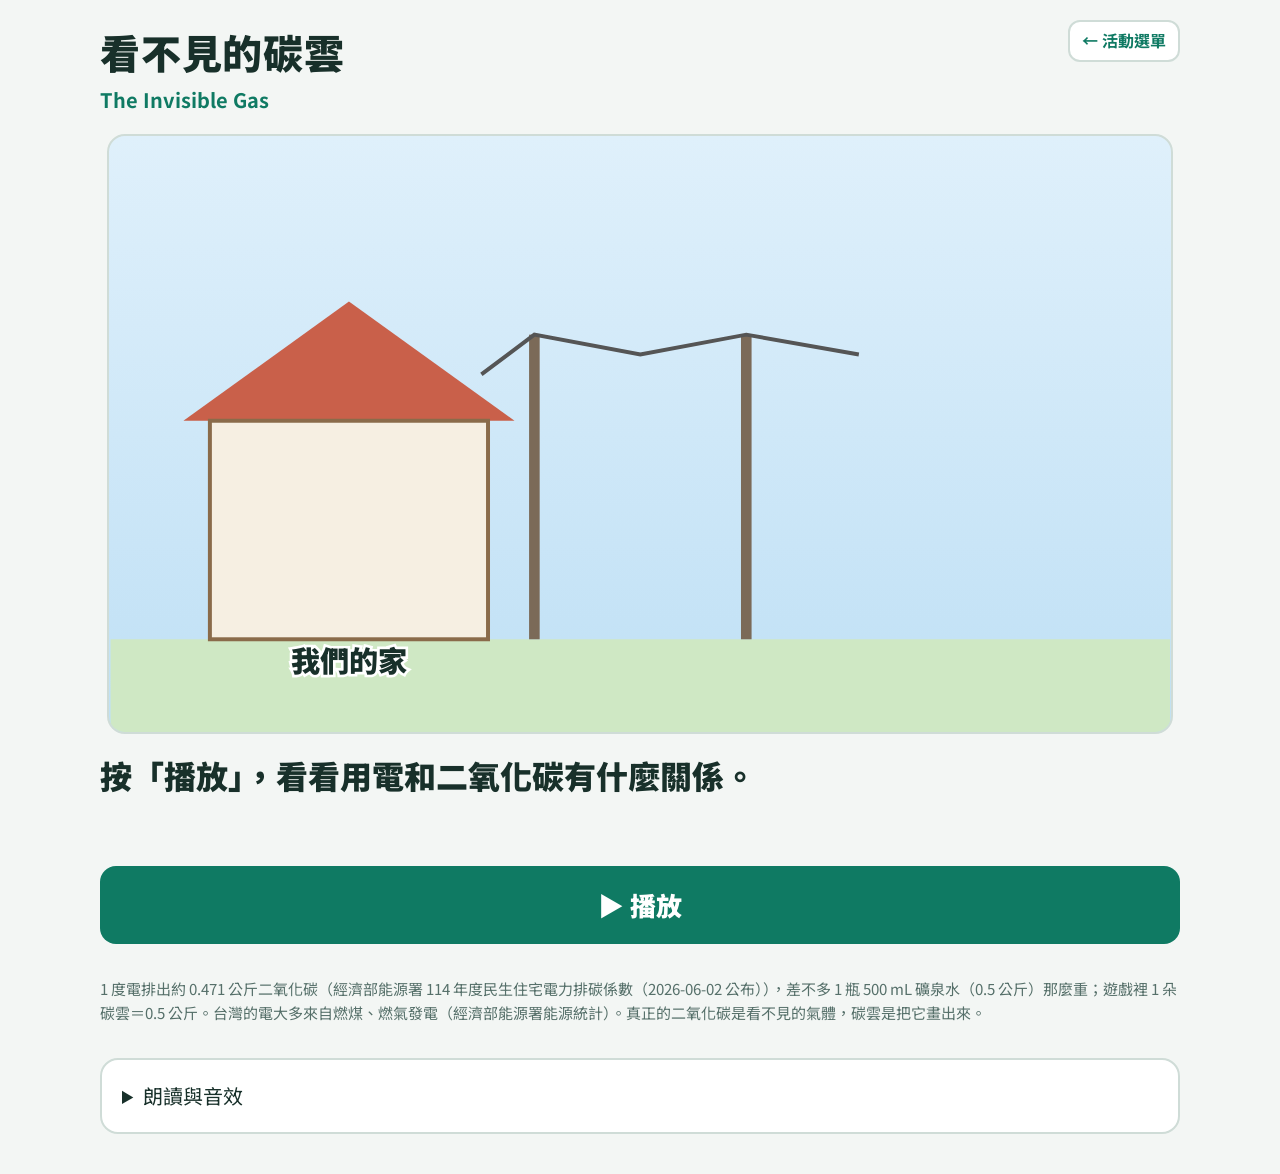
<file: bag/index.html>
<!doctype html>
<html lang="zh-Hant">
<head>
<meta charset="utf-8">
<meta name="viewport" content="width=device-width, initial-scale=1, viewport-fit=cover">
<title>看不見的碳雲</title>
<link rel="preconnect" href="https://fonts.googleapis.com">
<link rel="stylesheet" href="https://fonts.googleapis.com/css2?family=Noto+Sans+TC:wght@400;500;700;900&display=swap">
<link rel="stylesheet" href="../engine/activity.css">
<style>
/* 第一節 發展活動三的結尾：在家用電 → 發電廠送電 → 燒煤、燒天然氣排出二氧化碳 → 看不見、跑到空氣裡 → 畫成碳雲 */
.fx{transform-box:fill-box;transform-origin:center bottom}
.fxc{transform-box:fill-box;transform-origin:center}
</style>
</head>
<body>
<main class="wrap">
  <div class="top">
    <header><h1>看不見的碳雲</h1><p class="en">The Invisible Gas</p></header>
    <a class="home" href="../lesson/index.html">← 活動選單</a>
  </div>
  <div class="scene"><svg class="stage" id="svg" viewBox="0 0 1600 900" role="img" aria-label="用電、發電、排出二氧化碳，變成碳雲的動畫"></svg></div>
  <div class="caption" id="cap" aria-live="polite">按「播放」，看看用電和二氧化碳有什麼關係。</div>
  <div class="row"><button class="go" id="play">▶ 播放</button></div>
  <p class="src" id="src"></p>
  <details class="panel"><summary>朗讀與音效</summary><div id="opts"></div></details>
</main>

<script src="../engine/tts-zh.js"></script>
<script src="../engine/sfx.js"></script>
<script src="../themes/save-power/icons.js"></script>
<script src="../themes/save-power/theme.js"></script>
<script src="../engine/activity.js"></script>
<script>
(function () {
  const { $, anim, sleep, sfx, TH } = Act;
  const ART = '../themes/save-power/art/';
  const C = TH.constants, BOTTLE = TH.compare[0];
  const NS = 'http://www.w3.org/2000/svg', svg = $('svg');
  const el = (tag, attr, parent = svg) => { const e = document.createElementNS(NS, tag);
    for (const k in attr) String(attr[k]).startsWith('var(') ? e.style.setProperty(k, attr[k]) : e.setAttribute(k, attr[k]);
    parent.appendChild(e); return e; };
  const txt = (x, y, s, size, parent, extra = {}) => { const t = el('text', { x, y, 'text-anchor': 'middle', 'font-size': size, 'font-weight': 900, fill: 'var(--ink)', stroke: 'var(--paper)', 'stroke-width': 8, 'paint-order': 'stroke', ...extra }, parent); t.textContent = s; return t; };
  $('src').textContent = `1 度電排出約 ${C.kgCO2PerKwh} 公斤二氧化碳（${C.source}），差不多 1 ${BOTTLE.label}（${BOTTLE.kg} 公斤）那麼重；遊戲裡 1 朵碳雲＝${C.kgPerUnit} 公斤。台灣的電大多來自燃煤、燃氣發電（經濟部能源署能源統計）。真正的二氧化碳是看不見的氣體，碳雲是把它畫出來。`;

  const WIRE = 'M1130 330 L960 300 L800 330 L640 300 L560 360';   // 發電廠 → 電線桿 → 家
  function reset() {
    svg.innerHTML = '';
    el('rect', { x: 0, y: 760, width: 1600, height: 140, fill: 'var(--ground)' });
    // 家：屋子＋三個在用電的家電
    const home = el('g', { id: 'home' });
    el('path', { d: 'M110 430 L360 250 L610 430 Z', fill: '#c9604a' }, home);
    el('rect', { x: 150, y: 430, width: 420, height: 330, fill: '#f6efe2', stroke: '#8a6b4a', 'stroke-width': 6 }, home);
    const glow = el('rect', { id: 'glow', x: 165, y: 445, width: 390, height: 300, fill: '#ffe27a', opacity: 0 }, home);
    const apps = el('g', { id: 'apps' }, home);
    [['bulb', 175, 455], ['tv', 290, 560], ['ac', 420, 455]].forEach(([k, x, y], i) =>
      el('image', { href: ART + TH.art[k], x, y, width: 130, height: 130, opacity: 0, class: 'fxc', id: 'app' + i }, apps));
    txt(360, 810, '我們的家', 44, home);
    // 電線桿與電線
    [[960, 300], [640, 300]].forEach(([x, y]) => el('rect', { x: x - 8, y, width: 16, height: 760 - y, fill: '#7b6a58' }));
    const wire = el('path', { id: 'wire', d: WIRE, fill: 'none', stroke: '#555', 'stroke-width': 6 });
    // 發電廠：廠房＋兩根煙囪＋火
    const plant = el('g', { id: 'plant', opacity: 0 });
    el('rect', { x: 1130, y: 470, width: 360, height: 290, fill: '#9aa5ad', stroke: '#5d676e', 'stroke-width': 6 }, plant);
    el('rect', { x: 1180, y: 250, width: 70, height: 220, fill: '#b9c1c6', stroke: '#5d676e', 'stroke-width': 6 }, plant);
    el('rect', { x: 1350, y: 210, width: 70, height: 260, fill: '#b9c1c6', stroke: '#5d676e', 'stroke-width': 6 }, plant);
    el('path', { d: 'M1290 620 l-30 50 l20 0 l-25 60 l60 -75 l-22 0 l25 -35 Z', fill: '#f5c400', stroke: '#8a6d00', 'stroke-width': 4 }, plant);
    txt(1310, 810, '發電廠', 44, plant);
    const fire = el('g', { id: 'fire', opacity: 0, class: 'fx' }, plant);
    el('path', { d: 'M1160 760 C1150 720 1185 700 1180 660 C1205 690 1215 715 1205 760 Z', fill: '#ff7a1a' }, fire);
    el('path', { d: 'M1410 760 C1400 725 1430 705 1428 670 C1450 700 1458 720 1450 760 Z', fill: '#ff7a1a' }, fire);
    txt(1310, 455, '燒煤、燒天然氣', 40, fire);
    // 電流（沿著電線跑的光點）
    for (let i = 0; i < 4; i++) el('circle', { class: 'spark', r: 14, fill: '#f5c400', stroke: '#8a6d00', 'stroke-width': 3, opacity: 0 });
    // 煙囪冒出的二氧化碳（半透明的氣）
    const gas = el('g', { id: 'gas', opacity: 0 });
    [[1215, 200], [1385, 160], [1300, 120]].forEach(([x, y], i) => {
      const g = el('g', { class: 'puff fxc' }, gas);
      el('circle', { cx: x, cy: y, r: 62, fill: 'rgba(160,170,180,.45)' }, g);
      txt(x, y + 16, 'CO₂', 44, g, { fill: '#4d5a66', 'stroke-width': 6 });
    });
    // 秤：一瓶水 ≈ 1 度電的二氧化碳
    const w = el('g', { id: 'weigh', opacity: 0 });
    el('rect', { x: 340, y: 60, width: 740, height: 340, rx: 30, fill: 'var(--paper)', stroke: 'var(--line)', 'stroke-width': 6 }, w);
    el('image', { href: ART + TH.art.waterBottle, x: 390, y: 95, width: 200, height: 260 }, w);
    txt(490, 385, `約 ${BOTTLE.kg} 公斤`, 34, w);
    txt(670, 250, '≈', 110, w);
    txt(895, 215, '用 1 度電', 48, w);
    txt(895, 285, '排出的二氧化碳', 40, w);
    // 碳雲（最後才出現）
    const c = el('g', { id: 'cloud', opacity: 0, class: 'fxc' });
    el('image', { href: ART + TH.art.cloud, x: 600, y: 20, width: 400, height: 300 }, c);
    txt(800, 360, '碳雲 Carbon Cloud', 52, c);
  }
  // 光點沿電線從發電廠跑到家（跑兩輪）
  async function flow() {
    const path = $('wire'), L = path.getTotalLength(), sp = [...svg.querySelectorAll('.spark')];
    for (let round = 0; round < 2; round++) {
      await Promise.all(sp.map(async (s, i) => {
        await sleep(i * 260);
        const frames = Array.from({ length: 11 }, (_, k) => { const p = path.getPointAtLength(L * k / 10); return { transform: `translate(${p.x}px,${p.y}px)`, opacity: k === 10 ? 0 : 1 }; });
        await anim(s, frames, 1300, { easing: 'linear' });
      }));
    }
  }
  const pop = (id) => anim($(id), [{ opacity: 0, transform: 'scale(.3)' }, { opacity: 1, transform: 'scale(1.1)' }, { opacity: 1, transform: 'scale(1)' }], 500);
  const steps = [
    { say: '我們在家開燈、看電視、吹冷氣，都要用電。', run: async () => {
        for (let i = 0; i < 3; i++) { sfx.good(); await pop('app' + i); }
        await anim($('glow'), [{ opacity: 0 }, { opacity: .35 }], 600);
      } },
    { say: '電是從發電廠，順著電線送到家裡的。', run: async () => {
        await anim($('plant'), [{ opacity: 0 }, { opacity: 1 }], 700);
        await flow();
      } },
    { say: '很多發電廠要燒煤、燒天然氣來發電，燒的時候，會排出二氧化碳。', run: async () => {
        sfx.rise();
        await anim($('fire'), [{ opacity: 0, transform: 'scaleY(.3)' }, { opacity: 1, transform: 'scaleY(1.1)' }, { opacity: 1, transform: 'scaleY(1)' }], 700);
        await anim($('gas'), [{ opacity: 0 }, { opacity: 1 }], 900);
      } },
    { say: `用1度電，大約排出${C.kgCO2PerKwh}公斤的二氧化碳，差不多1${BOTTLE.label}那麼重。`, run: async () => {
        anim($('home'), [{ opacity: 1 }, { opacity: .3 }], 500);
        await anim($('weigh'), [{ opacity: 0 }, { opacity: 1 }], 700);
      } },
    { say: '這麼重的東西，卻是看不見的氣體，跑到空氣裡了。', run: async () => {
        anim($('weigh'), [{ opacity: 1 }, { opacity: 0 }], 500);
        anim($('home'), [{ opacity: .3 }, { opacity: 1 }], 500);
        sfx.rise();
        await Promise.all([...svg.querySelectorAll('.puff')].map((p, i) =>
          anim(p, [{ transform: 'translate(0,0) scale(1)', opacity: 1 }, { transform: `translate(${-260 - i * 120}px,-60px) scale(1.4)`, opacity: .12 }], 2000 + i * 200)));
      } },
    { say: '我們把它畫成「碳雲」。', run: async () => {
        sfx.good();
        await anim($('cloud'), [{ opacity: 0, transform: 'scale(.3)' }, { opacity: 1, transform: 'scale(1.08)' }, { opacity: 1, transform: 'scale(1)' }], 900);
        anim($('gas'), [{ opacity: 1 }, { opacity: 0 }], 400);
      } },
    { say: '記住：用電，就會排出看不見的二氧化碳。它跑到空氣裡，就像我們畫的碳雲。少用一點電，碳雲就少一點。', pause: 200 },
  ];
  Act.mountOptions($('opts'));
  Act.story(steps, { caption: $('cap'), play: $('play'), reset });
  reset();
})();
</script>
</body>
</html>
</file>
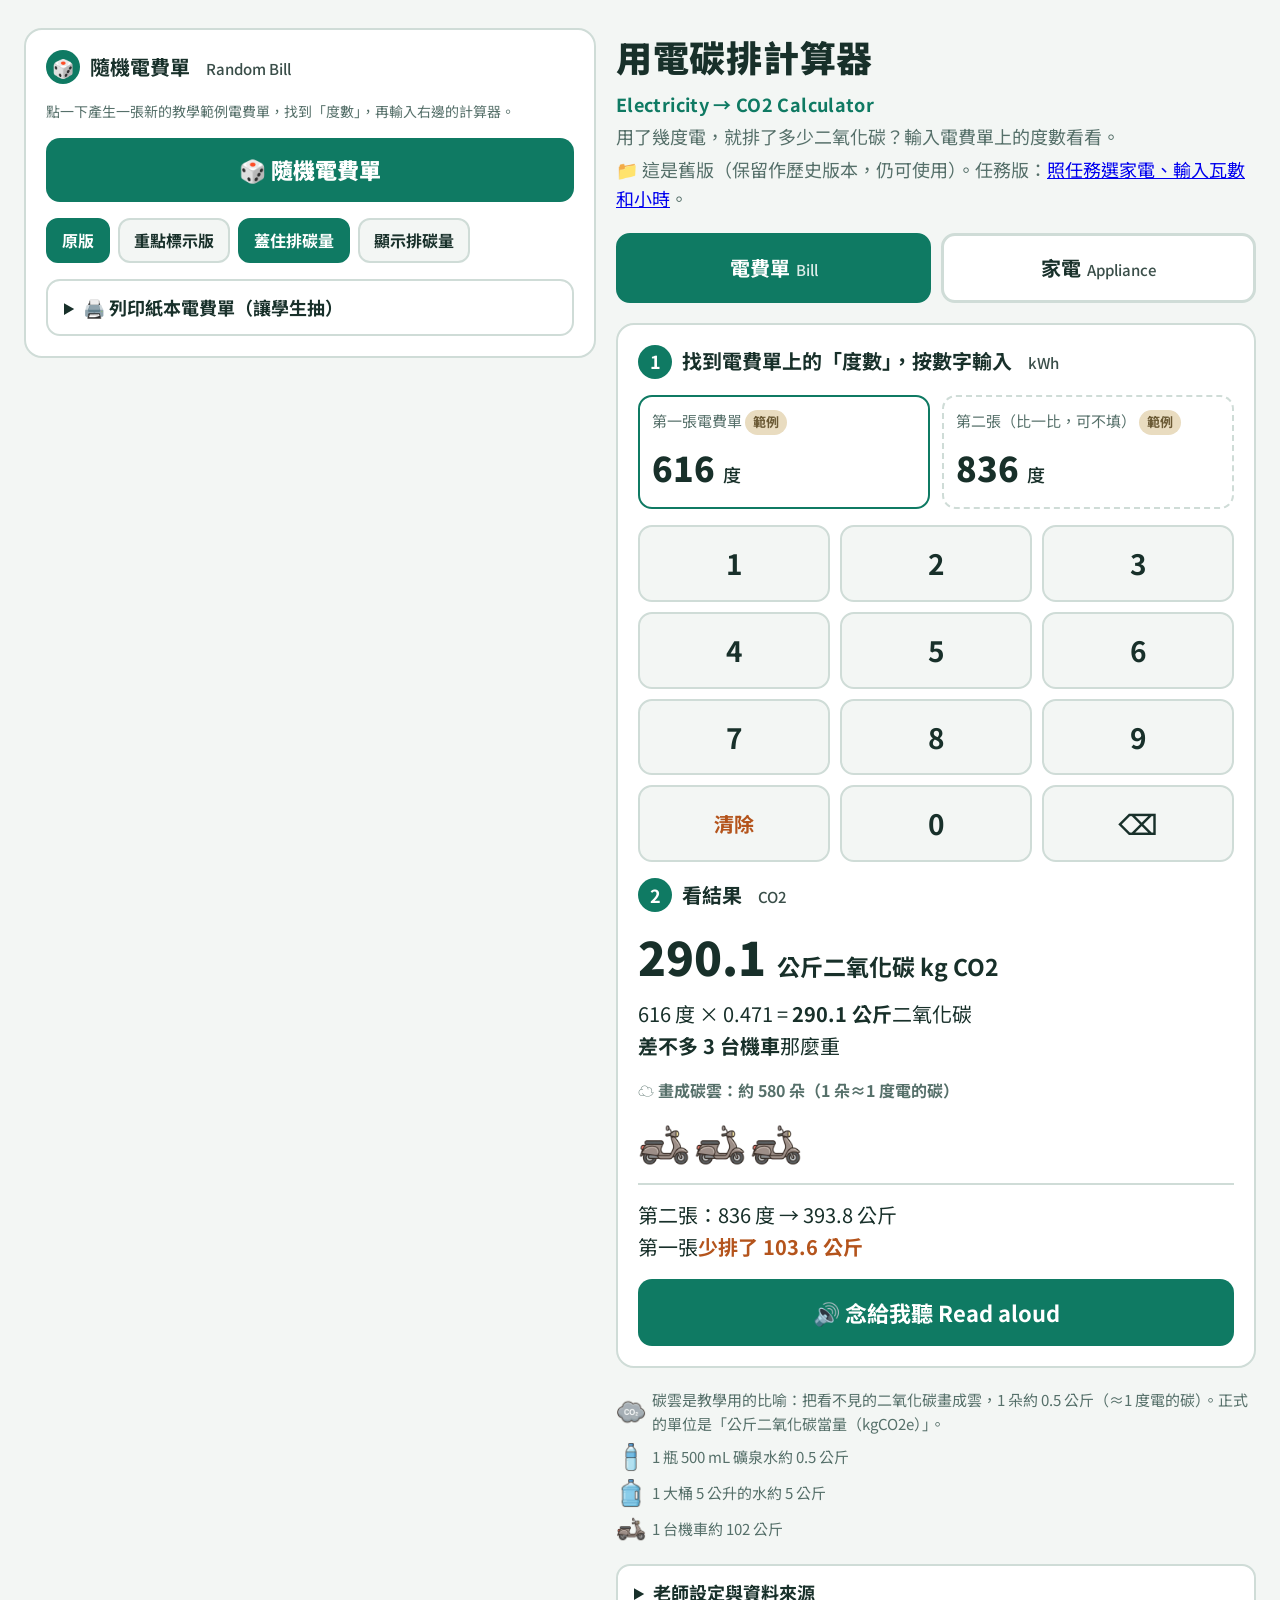
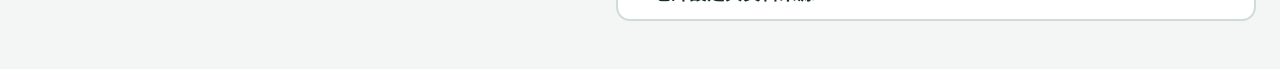
<file: calculator/index.html>
<!doctype html>
<html lang="zh-Hant">
<head>
<meta charset="utf-8">
<meta name="viewport" content="width=device-width, initial-scale=1, viewport-fit=cover">
<title>用電碳排計算器</title>
<link rel="preconnect" href="https://fonts.googleapis.com">
<link rel="stylesheet" href="https://fonts.googleapis.com/css2?family=Noto+Sans+TC:wght@400;500;700;900&display=swap">
<style>
/* Layout: one column like a utility bill — header strip, big readout, then the tool below. Big touch targets for students with special needs. */
:root{
  --bg:#f3f6f4; --paper:#ffffff; --ink:#18302a; --muted:#56706a;
  --line:#cfdcd7; --accent:#0f7a63; --accent-ink:#ffffff;
  --carbon:#3b3a36; --rice:#e9dcc0; --rice-ink:#6b5a35; --warn:#b4541c;
  --font:"Noto Sans TC","Microsoft JhengHei","PingFang TC",system-ui,sans-serif;
}
@media (prefers-color-scheme: dark){:root:not([data-theme="light"]){
  --bg:#0f1a17; --paper:#17251f; --ink:#e4efe9; --muted:#9db5ad;
  --line:#2c3f38; --accent:#3cc29f; --accent-ink:#06261d;
  --carbon:#d8d4c8; --rice:#4a4130; --rice-ink:#efdfb8; --warn:#f0a070; color-scheme:dark}}
:root[data-theme="dark"]{
  --bg:#0f1a17; --paper:#17251f; --ink:#e4efe9; --muted:#9db5ad;
  --line:#2c3f38; --accent:#3cc29f; --accent-ink:#06261d;
  --carbon:#d8d4c8; --rice:#4a4130; --rice-ink:#efdfb8; --warn:#f0a070; color-scheme:dark}
*{box-sizing:border-box}
[hidden]{display:none!important}
body{background:var(--bg);color:var(--ink);font-family:var(--font);font-size:18px;line-height:1.6;
  padding-left:max(16px,env(safe-area-inset-left,0px));padding-right:max(16px,env(safe-area-inset-right,0px));padding-block:20px 40px}
.wrap{max-width:760px;margin:0 auto;display:flex;flex-direction:column;gap:20px}
header{display:flex;flex-direction:column;gap:4px}
h1{font-size:clamp(26px,6vw,36px);font-weight:900;margin:0;text-wrap:balance;letter-spacing:.02em}
.sub{color:var(--muted);margin:0}
.en{color:var(--accent);font-weight:700;margin:0;letter-spacing:.02em}
.tab small,.step small{font-weight:500;font-size:.75em;opacity:.85;margin-left:6px}
.tabs{display:grid;grid-template-columns:1fr 1fr;gap:10px}
.tab{font:inherit;font-size:20px;font-weight:700;padding:16px 10px;border-radius:14px;border:3px solid var(--line);background:var(--paper);color:var(--ink);cursor:pointer}
.tab[aria-selected="true"]{border-color:var(--accent);background:var(--accent);color:var(--accent-ink)}
.panel{background:var(--paper);border:2px solid var(--line);border-radius:18px;padding:20px;display:flex;flex-direction:column;gap:16px}
.step{display:flex;gap:10px;align-items:baseline;font-weight:700;font-size:20px}
.step b{display:inline-grid;place-items:center;min-width:34px;height:34px;border-radius:50%;background:var(--accent);color:var(--accent-ink);font-size:18px}
.bills{display:grid;grid-template-columns:1fr 1fr;gap:12px}
.bill{border:2px dashed var(--line);border-radius:14px;padding:12px;display:flex;flex-direction:column;gap:6px;cursor:pointer;background:transparent;color:inherit;font:inherit;text-align:left}
.bill[aria-pressed="true"]{border-style:solid;border-color:var(--accent)}
.bill .lab{font-size:15px;color:var(--muted)}
.bill .val{font-size:34px;font-weight:900;font-variant-numeric:tabular-nums}
.bill .val small{font-size:18px;font-weight:500}
.keypad{display:grid;grid-template-columns:repeat(3,1fr);gap:10px}
.key{font:inherit;font-size:28px;font-weight:700;padding:14px 0;border-radius:14px;border:2px solid var(--line);background:var(--bg);color:var(--ink);cursor:pointer}
.key:active{transform:scale(.97)}
.key.alt{font-size:20px;color:var(--warn)}
button:focus-visible{outline:4px solid var(--accent);outline-offset:2px}
.result{display:flex;flex-direction:column;gap:12px}
.big{font-size:clamp(30px,8vw,46px);font-weight:900;line-height:1.25;font-variant-numeric:tabular-nums}
.big .unit{font-size:.5em;font-weight:700}
.eq{font-size:20px}
.cloudln{font-size:16px;color:var(--muted);font-weight:700;margin-top:4px}
.bags{display:flex;flex-wrap:wrap;gap:6px;align-items:flex-end;min-height:60px}
.bags svg,.bags img{display:block}
.legend{display:flex;gap:18px;flex-wrap:wrap;font-size:15px;color:var(--muted);align-items:center}
.legend span{display:inline-flex;gap:6px;align-items:center}
.speak{font:inherit;font-size:22px;font-weight:700;padding:16px;border-radius:14px;border:none;background:var(--accent);color:var(--accent-ink);cursor:pointer}
.compare{border-top:2px solid var(--line);padding-top:14px;font-size:20px}
.compare strong{color:var(--warn)}
.cards{display:grid;grid-template-columns:repeat(3,1fr);gap:10px}
.card{font:inherit;border:3px solid var(--line);border-radius:14px;background:var(--bg);color:var(--ink);padding:10px 6px;display:flex;flex-direction:column;align-items:center;gap:4px;cursor:pointer}
.card[aria-pressed="true"]{border-color:var(--accent)}
.card .ico{font-size:34px;line-height:1}
.card .ico img{width:48px;height:48px;display:block;object-fit:contain}
.card .nm{font-weight:700;font-size:18px}
.card .w{font-size:14px;color:var(--muted)}
.row{display:flex;gap:10px;align-items:center;flex-wrap:wrap}
.stepper{display:flex;align-items:center;gap:8px}
.stepper button{font:inherit;font-size:26px;font-weight:900;width:52px;height:52px;border-radius:12px;border:2px solid var(--line);background:var(--bg);color:var(--ink);cursor:pointer}
.stepper output{min-width:90px;text-align:center;font-size:24px;font-weight:900;font-variant-numeric:tabular-nums}
.note{font-size:14px;color:var(--muted);margin:0}
details{background:var(--paper);border:2px solid var(--line);border-radius:14px;padding:12px 16px}
summary{cursor:pointer;font-weight:700}
details label{display:flex;gap:10px;align-items:center;flex-wrap:wrap;margin-top:10px}
details input{font:inherit;width:120px;padding:6px 10px;border-radius:8px;border:2px solid var(--line);background:var(--bg);color:var(--ink)}
.sample{display:inline-block;font-size:13px;font-weight:700;padding:2px 8px;border-radius:99px;background:var(--rice);color:var(--rice-ink)}
@media (max-width:420px){.cards{grid-template-columns:repeat(2,1fr)} .key{font-size:24px}}
@media (prefers-reduced-motion:reduce){*{transition:none!important}}
.objs{display:flex;flex-wrap:wrap;gap:4px;align-items:flex-end;min-height:56px}
.objs svg,.objs img{width:52px;height:52px;display:block;object-fit:contain}
.objs .part{opacity:.45}
.legend svg,.legend img{width:30px;height:30px;flex:none;object-fit:contain}
.legend{flex-direction:column;align-items:flex-start;gap:6px}
/* 左欄：隨機電費單（寬螢幕在左、窄螢幕在上） */
.layout{max-width:760px;margin:0 auto;display:flex;flex-direction:column;gap:20px}
.layout>.wrap{max-width:none;margin:0;width:100%}
@media (min-width:1100px){.layout{max-width:1400px;display:grid;grid-template-columns:minmax(0,1fr) minmax(0,640px);align-items:start}
  .rand{position:sticky;top:12px}}
.rand .go{font:inherit;font-size:22px;font-weight:900;padding:14px;border-radius:14px;border:none;background:var(--accent);color:var(--accent-ink);cursor:pointer}
.rand .opts{display:flex;gap:8px;flex-wrap:wrap;align-items:center}
.rand .opts button{font:inherit;font-size:16px;font-weight:700;padding:8px 14px;border-radius:12px;border:2px solid var(--line);background:var(--bg);color:var(--ink);cursor:pointer}
.rand .opts button[aria-pressed="true"]{background:var(--accent);border-color:var(--accent);color:var(--accent-ink)}
.rand select{font:inherit;font-size:16px;padding:6px 10px;border-radius:10px;border:2px solid var(--line);background:var(--bg);color:var(--ink)}
.billbox{width:100%;overflow:hidden;border-radius:10px;border:2px solid var(--line);background:#fff}
.billbox[data-empty]{display:none}
</style>
<link rel="stylesheet" href="../engine/print.css">
</head>
<body>

<div class="layout">
<aside class="panel rand" id="rand" aria-label="隨機電費單">
  <div class="step"><b>🎲</b>隨機電費單<small>Random Bill</small></div>
  <p class="note">點一下產生一張新的教學範例電費單，找到「度數」，再輸入右邊的計算器。</p>
  <button class="go" id="newBill">🎲 隨機電費單</button>
  <div class="opts" id="randOpts"></div>
  <div class="billbox" id="billbox" data-empty></div>
  <div class="opts" id="randUse" hidden><button id="useA">把度數填進第一張</button><button id="useB">填進第二張</button></div>
  <details><summary>🖨️ 列印紙本電費單（讓學生抽）</summary>
    <label>張數 <select id="pN"><option>4</option><option selected>6</option><option>8</option><option>10</option><option>12</option></select></label>
    <p class="note">每張 A4 一頁、各有編號；版本與「蓋住排碳量」照上面的設定。最後附一頁教師答案（度數、碳排、碳雲）。</p>
    <button class="go" id="printBills" style="margin-top:10px">🖨️ 列印</button>
  </details>
</aside>
<div class="wrap">
  <header>
    <h1>用電碳排計算器</h1>
    <p class="en">Electricity → CO2 Calculator</p>
    <p class="sub">用了幾度電，就排了多少二氧化碳？輸入電費單上的度數看看。</p>
    <p class="sub">📁 這是舊版（保留作歷史版本，仍可使用）。任務版：<a href="../mission/index.html">照任務選家電、輸入瓦數和小時</a>。</p>
  </header>

  <div class="tabs" role="tablist">
    <button class="tab" role="tab" id="tab-bill" aria-selected="true">電費單<small>Bill</small></button>
    <button class="tab" role="tab" id="tab-app" aria-selected="false">家電<small>Appliance</small></button>
  </div>

  <!-- 電費單模式 -->
  <section class="panel" id="panel-bill">
    <div class="step"><b>1</b>找到電費單上的「度數」，按數字輸入<small>kWh</small></div>
    <div class="bills">
      <button class="bill" id="billA" aria-pressed="true"><span class="lab">第一張電費單 <span class="sample" id="sampleA">範例</span></span><span class="val"><span id="valA">616</span> <small>度</small></span></button>
      <button class="bill" id="billB" aria-pressed="false"><span class="lab">第二張（比一比，可不填） <span class="sample" id="sampleB">範例</span></span><span class="val"><span id="valB">836</span> <small>度</small></span></button>
    </div>
    <div class="keypad" id="keypad"></div>
    <div class="step"><b>2</b>看結果<small>CO2</small></div>
    <div class="result" id="resBill"></div>
    <button class="speak" id="speakBill">🔊 念給我聽 Read aloud</button>
  </section>

  <!-- 家電模式 -->
  <section class="panel" id="panel-app" hidden>
    <div class="step"><b>1</b>選一個家電</div>
    <div class="cards" id="cards"></div>
    <p class="note">卡片上的瓦數是示例，請以家電上的標示為準。可以用下面的按鈕改瓦數。</p>
    <div class="row"><span>瓦數</span>
      <div class="stepper"><button id="wMinus" aria-label="瓦數減少">−</button><output id="wOut">1000 W</output><button id="wPlus" aria-label="瓦數增加">＋</button></div>
    </div>
    <div class="step"><b>2</b>一天用幾小時？</div>
    <div class="stepper"><button id="hMinus" aria-label="時數減少">−</button><output id="hOut">8 小時</output><button id="hPlus" aria-label="時數增加">＋</button></div>
    <div class="step"><b>3</b>一個月（30 天）會排多少碳？</div>
    <div class="result" id="resApp"></div>
    <button class="speak" id="speakApp">🔊 念給我聽 Read aloud</button>
  </section>

  <div class="legend" id="legend"></div>

  <details>
    <summary>老師設定與資料來源</summary>
    <label for="coef">電力排碳係數（公斤 CO2e／度）<input id="coef" type="number" step="0.001" min="0.1" max="1.5" value="0.471"></label>
    <p class="note">預設值 0.471：經濟部能源署 114 年度「民生住宅電力排碳係數」（2026 年 6 月 2 日公布）。每年公布新係數後，請改成最新值（係數與物品重量都讀自遊戲的 <code>themes/save-power/theme.js</code>，改那裡兩邊一起更新）。本頁不會儲存或上傳任何輸入的資料。</p>
    <p class="note">物品重量：水 1 公升約 1 公斤；機車以三陽迪爵 125（2026 年式碟煞）整備重量 102 公斤為例（三陽官網規格表）。碳雲是把看不見的二氧化碳畫出來，真正的二氧化碳是看不見的氣體。</p>
  </details>
</div>
</div>
<div id="printArea"></div>
<script src="../engine/tts-zh.js"></script>
<script src="../themes/save-power/icons.js"></script>
<script src="../themes/save-power/theme.js"></script>
<script src="../engine/bill.js"></script>

<script>
(function(){
  const $=id=>document.getElementById(id);
  const TH=window.THEME||{}, IC=window.THEME_ICONS||{}, CS=TH.constants||{};
  let coef=CS.kgCO2PerKwh||0.471;
  const KPU=CS.kgPerUnit||0.5;
  const CMP=TH.compare||[{label:'瓶 500 mL 礦泉水',kg:.5,icon:'waterBottle'},{label:'大桶 5 公升的水',kg:5,icon:'waterJug'},{label:'台機車',kg:102,icon:'scooter'}];
  $('coef').value=coef;
  const bill={A:'616',B:'836',active:'A',touched:{A:false,B:false}};
  // 家電清單與示例瓦數的唯一來源＝theme.js appliances（排排站遊戲、教案附錄六讀同一份）
  const apps=(TH.appliances||[]).map(a=>({ico:a.key,nm:a.name,w:a.watts,h:a.hours}));
  let app={i:0,w:apps[0].w,h:apps[0].h};
  const fmt=(n,d=1)=>Number(n.toFixed(d)).toLocaleString('zh-TW');

  // 圖示：主題有 AI 畫的圖（theme.js art）就用圖，沒有才用 icons.js 的向量圖（與遊戲引擎 icon() 同一規則）
  const ART=TH.art||{}, ARTDIR='../themes/save-power/art/';
  const svg=(k,cls)=>ART[k]?`<img src="${ARTDIR}${ART[k]}" alt="" aria-hidden="true"${cls?` class="${cls}"`:''}>`
    :IC[k]?`<svg viewBox="0 0 64 64" aria-hidden="true"${cls?` class="${cls}"`:''}>${IC[k]}</svg>`:'';
  // 公斤 → 生活物品：挑「至少 1 個」的最重那一項（與遊戲引擎同一套規則）
  function pick(kg){let it=CMP[0]; for(const x of CMP) if(kg>=x.kg) it=x; return {it,n:kg/it.kg};}
  function objText(kg){const {it,n}=pick(kg); return n<1?`不到 1 ${it.label}`:`差不多 ${n>=2?Math.round(n):fmt(n,1)} ${it.label}`;}
  function objsHTML(kg){
    if(kg<=0) return '';
    const {it,n}=pick(kg), whole=n<1?0:Math.round(n), shown=Math.min(whole,30);
    let s=''; for(let i=0;i<shown;i++) s+=svg(it.icon);
    if(!whole) s+=svg(it.icon,'part');
    if(whole>30) s+=`<span>…還有 ${whole-30} 個</span>`;
    return s;
  }
  const clouds=kg=>Math.round(kg/KPU);
  $('legend').innerHTML=`<span>${svg('cloud')}${CS.cloudNote}</span>`+
    CMP.map(x=>`<span>${svg(x.icon)}1 ${x.label}約 ${x.kg} 公斤</span>`).join('');

  // keypad
  const keys=['1','2','3','4','5','6','7','8','9','清除','0','⌫'];
  $('keypad').innerHTML=keys.map(k=>`<button class="key${k.length>1?' alt':''}" data-k="${k}" aria-label="${k==='⌫'?'刪除一個數字':k}">${k}</button>`).join('');
  $('keypad').addEventListener('click',e=>{
    const k=e.target.closest('button')?.dataset.k; if(!k) return;
    const a=bill.active;
    if(!bill.touched[a]){bill[a]='';bill.touched[a]=true;$('sample'+a).hidden=true;}
    if(k==='清除') bill[a]='';
    else if(k==='⌫') bill[a]=bill[a].slice(0,-1);
    else if(bill[a].length<5) bill[a]=(bill[a]+k).replace(/^0+(?=\d)/,'');
    renderBill();
  });
  ['A','B'].forEach(x=>$('bill'+x).addEventListener('click',()=>{bill.active=x;renderBill();}));

  function billSpeech(){
    const a=Number(bill.A||0); if(!a) return '請先輸入電費單上的度數。';
    const kg=a*coef; let t=`這一期用了${a}度電，大約排放${fmt(kg,0)}公斤的二氧化碳，${objText(kg)}那麼重。畫成碳雲大約${clouds(kg)}朵。`;
    const b=Number(bill.B||0);
    if(b){const d=(a-b)*coef; t+= d>0?`第一張比第二張多排了${fmt(d,0)}公斤。`: d<0?`第一張比第二張少排了${fmt(-d,0)}公斤。`:'兩張一樣多。';}
    return t;
  }
  function renderBill(){
    $('valA').textContent=bill.A||'0'; $('valB').textContent=bill.B||'—';
    $('billA').setAttribute('aria-pressed',bill.active==='A'); $('billB').setAttribute('aria-pressed',bill.active==='B');
    const a=Number(bill.A||0);
    if(!a){$('resBill').innerHTML='<div class="eq">請先輸入第一張電費單的度數。</div>';return;}
    const kg=a*coef;
    let h=`<div class="big">${fmt(kg,1)} <span class="unit">公斤二氧化碳 kg CO2</span></div>
      <div class="eq">${a} 度 × ${coef} = <strong>${fmt(kg,1)} 公斤</strong>二氧化碳<br><strong>${objText(kg)}</strong>那麼重</div><div class="cloudln">☁️ 畫成碳雲：約 ${clouds(kg)} 朵（${CS.cloudShort}）</div>
      <div class="objs">${objsHTML(kg)}</div>`;
    const b=Number(bill.B||0);
    if(b){const kb=b*coef, d=kg-kb;
      h+=`<div class="compare">第二張：${b} 度 → ${fmt(kb,1)} 公斤<br>${d>0?`第一張<strong>多排了 ${fmt(d,1)} 公斤</strong>`:d<0?`第一張<strong>少排了 ${fmt(-d,1)} 公斤</strong>`:'兩張一樣多'}</div>`;}
    $('resBill').innerHTML=h;
  }

  // appliance mode
  $('cards').innerHTML=apps.map((p,i)=>`<button class="card" data-i="${i}" aria-pressed="${i===0}"><span class="ico" aria-hidden="true">${svg(p.ico)}</span><span class="nm">${p.nm}</span><span class="w">示例 ${p.w} W</span></button>`).join('');
  $('cards').addEventListener('click',e=>{const c=e.target.closest('.card'); if(!c) return; const i=+c.dataset.i; app={i,w:apps[i].w,h:apps[i].h}; renderApp();});
  const wStep=w=>w>=500?100:w>=100?10:w>=20?5:1;
  $('wMinus').onclick=()=>{app.w=Math.max(1,app.w-wStep(app.w-1));renderApp();};
  $('wPlus').onclick=()=>{app.w=Math.min(5000,app.w+wStep(app.w));renderApp();};
  $('hMinus').onclick=()=>{app.h=Math.max(0.5,app.h-(app.h<=1?0.5:1));renderApp();};
  $('hPlus').onclick=()=>{app.h=Math.min(24,app.h+(app.h<1?0.5:1));renderApp();};
  function appCalc(){const kwh=app.w*app.h*30/1000; return {kwh,kg:kwh*coef};}
  function renderApp(){
    document.querySelectorAll('.card').forEach((c,i)=>c.setAttribute('aria-pressed',i===app.i));
    $('wOut').textContent=app.w+' W'; $('hOut').textContent=app.h+' 小時';
    const {kwh,kg}=appCalc();
    $('resApp').innerHTML=`<div class="big">${fmt(kg,1)} <span class="unit">公斤二氧化碳／月 kg CO2</span></div>
      <div class="eq">${app.w} W × ${app.h} 小時 × 30 天 ÷ 1000 = ${fmt(kwh,1)} 度<br>${fmt(kwh,1)} 度 × ${coef} = <strong>${fmt(kg,1)} 公斤</strong>二氧化碳<br><strong>${objText(kg)}</strong>那麼重</div><div class="cloudln">☁️ 畫成碳雲：約 ${clouds(kg)} 朵（${CS.cloudShort}）</div>
      <div class="objs">${objsHTML(kg)}</div>`;
  }
  function appSpeech(){const {kwh,kg}=appCalc(); return `${apps[app.i].nm}，${app.w}瓦，一天用${app.h}小時，一個月大約用${fmt(kwh,0)}度電，排放${fmt(kg,1)}公斤的二氧化碳，${objText(kg)}那麼重。畫成碳雲大約${clouds(kg)}朵。`;}

  // speech
  // 朗讀：和遊戲共用 ../engine/tts-zh.js，語音偏好也共用（遊戲設定頁選的語音，這裡一樣用）
  function say(t){
    try{ if(!window.ZhTTS) return; ZhTTS.speakTW(t,{rate:.85}); }catch(e){}
  }
  if(window.ZhTTS){ ZhTTS.ready(); document.body.addEventListener('pointerdown',()=>ZhTTS.unlock(),{once:true}); }
  $('speakBill').onclick=()=>say(billSpeech());
  $('speakApp').onclick=()=>say(appSpeech());

  // tabs
  function show(which){
    const isBill=which==='bill';
    $('tab-bill').setAttribute('aria-selected',isBill); $('tab-app').setAttribute('aria-selected',!isBill);
    $('panel-bill').hidden=!isBill; $('panel-app').hidden=isBill;
  }
  $('tab-bill').onclick=()=>show('bill'); $('tab-app').onclick=()=>show('app');

  $('coef').addEventListener('input',e=>{const v=parseFloat(e.target.value); if(v>0){coef=v;renderBill();renderApp();}});

  // ---- 隨機電費單（電價、金額、版面＝engine/bill.js，與尋寶的三張範例同一支） ----
  const R={cur:null,marked:false,hide:true};
  function drawOpts(){
    $('randOpts').innerHTML=[['marked',false,'原版'],['marked',true,'重點標示版'],['hide',true,'蓋住排碳量'],['hide',false,'顯示排碳量']]
      .map(([k,v,l])=>`<button data-k="${k}" data-v="${v}" aria-pressed="${R[k]===v}">${l}</button>`).join('');
  }
  const billOpt=()=>({marked:R.marked,hideCo2:R.hide,random:true,label:`隨機電費單${R.cur?` 第 ${R.cur.key} 張`:''}`});
  function fit(){const box=$('billbox'), c=box.shadowRoot&&box.shadowRoot.querySelector('.cdb'); if(!c) return; const k=box.clientWidth/900;
    c.style.transformOrigin='0 0'; c.style.transform=`scale(${k})`; box.style.height=(c.offsetHeight*k)+'px';}
  function drawBill(){ if(!R.cur) return; CDBill.mount($('billbox'),R.cur,billOpt()); $('billbox').removeAttribute('data-empty'); $('randUse').hidden=false; fit(); }
  $('newBill').onclick=()=>{R.cur=CDBill.random(); drawBill(); say('新的電費單來了，找找看度數是多少？');};
  $('randOpts').addEventListener('click',e=>{const b=e.target.closest('button[data-k]'); if(!b) return; R[b.dataset.k]=b.dataset.v==='true'; drawOpts(); drawBill();});
  ['A','B'].forEach(x=>$('use'+x).onclick=()=>{ if(!R.cur) return; bill[x]=String(R.cur.kwh); bill.touched[x]=true; $('sample'+x).hidden=true; bill.active=x; show('bill'); renderBill(); });
  if(window.ResizeObserver) new ResizeObserver(fit).observe($('billbox')); else addEventListener('resize',fit);
  drawOpts();
  $('printBills').onclick=()=>{
    const n=+$('pN').value, list=Array.from({length:n},(_,i)=>CDBill.random({n:i+1}));
    const hd=t=>`<div class="sh-hd"><h1>${t}</h1><div class="who">抽到的同學：＿＿＿＿＿＿</div></div>`;
    $('printArea').innerHTML=list.map(b=>`<section class="sheet">${hd(`隨機電費單 第 ${b.key} 張`)}
      <div class="bill-fit" data-i="${b.key}"></div>
      <p>找到度數：<span class="blank"></span> 度　→ 用「用電碳排計算器」算：<span class="blank"></span> 公斤</p></section>`).join('')+
      `<section class="sheet">${hd('隨機電費單 教師答案')}<table><thead><tr><th>第幾張</th><th>度數</th><th>碳排（度數×${CDBill.COEF}）</th><th>約幾朵碳雲</th><th>${'計費期間'}</th></tr></thead>
      <tbody>${list.map(b=>{const kg=b.kwh*CDBill.COEF; return `<tr><td>${b.key}</td><td>${b.kwh} 度</td><td>${fmt(kg,1)} 公斤</td><td>${clouds(kg)} 朵</td><td>${b.period}${b.summer?'（夏月）':''}</td></tr>`;}).join('')}</tbody></table>
      <p class="foot">每次列印都重新隨機產生，答案只對這一批。電費單上的電力排碳量四捨五入到整數公斤。</p></section>`;
    $('printArea').querySelectorAll('.bill-fit').forEach((el,i)=>{const c=CDBill.mount(el,list[i],{marked:R.marked,hideCo2:R.hide,random:true,label:`隨機電費單 第 ${list[i].key} 張`}); c.style.zoom=.78;});
    window.print();
  };
  window.__calc={R,bill,renderBill};

  renderBill(); renderApp();
})();
</script>
</body>
</html>
</file>
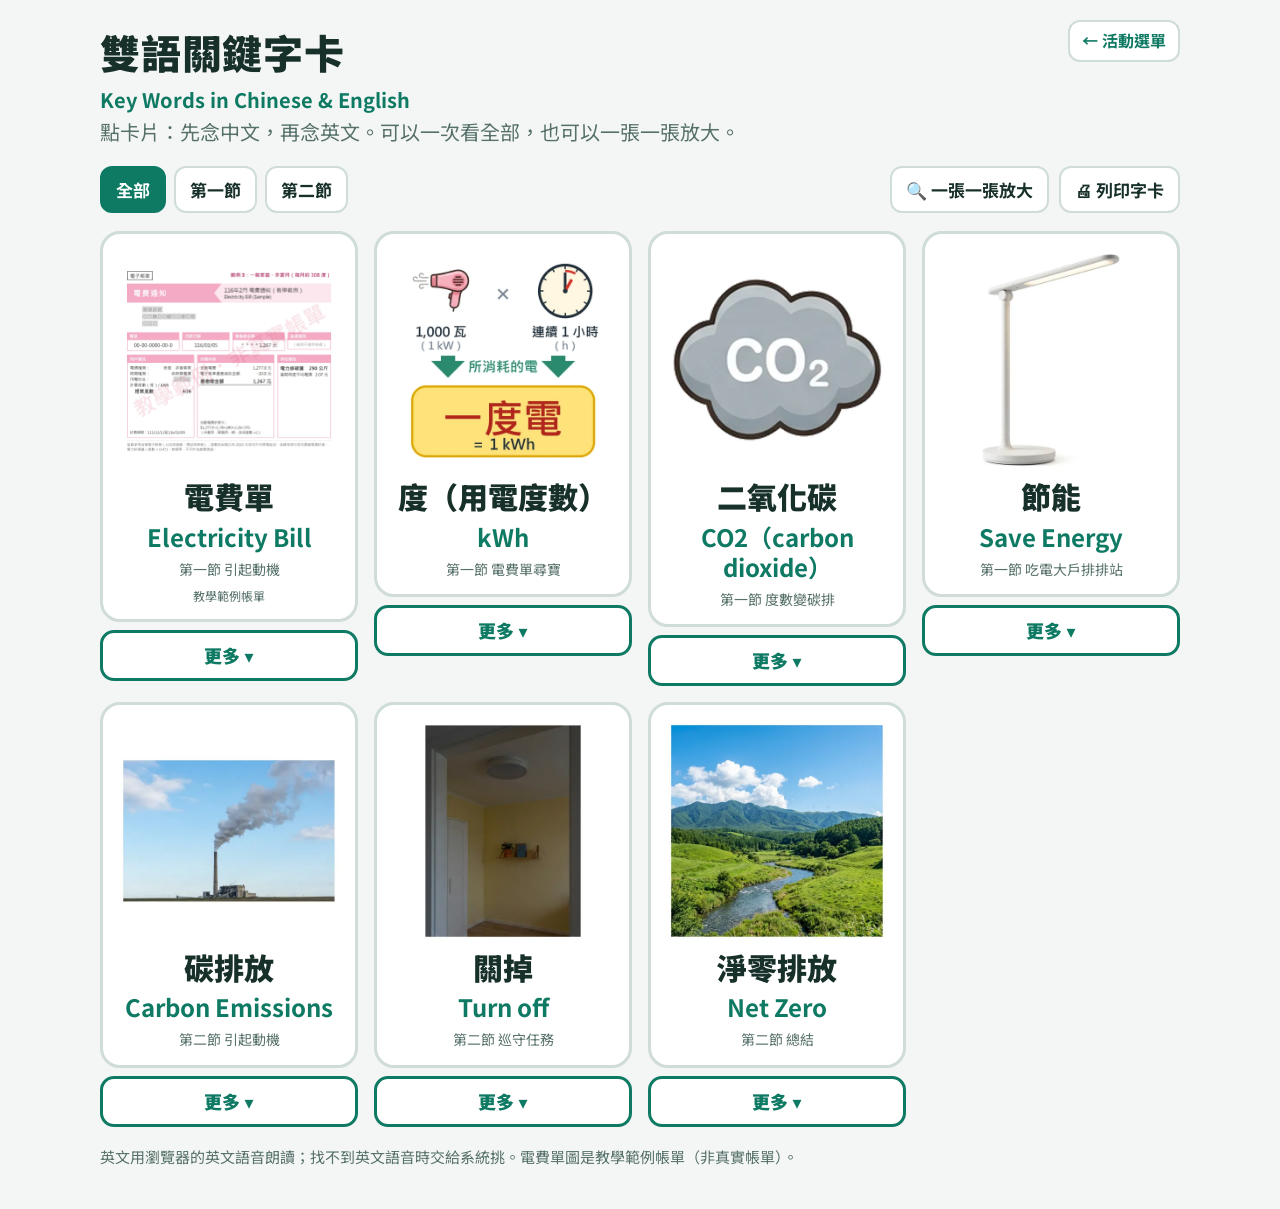
<file: cards/index.html>
<!doctype html>
<html lang="zh-Hant">
<head>
<meta charset="utf-8">
<meta name="viewport" content="width=device-width, initial-scale=1, viewport-fit=cover">
<title>雙語關鍵字卡</title>
<link rel="preconnect" href="https://fonts.googleapis.com">
<link rel="stylesheet" href="https://fonts.googleapis.com/css2?family=Noto+Sans+TC:wght@400;500;700;900&display=swap">
<link rel="stylesheet" href="../engine/activity.css">
<style>
/* 中英雙語關鍵字卡：點卡片先念中文、再念英文。內容在 theme.js 的 words（教案附錄十三讀同一份） */
.tabs{display:flex;gap:8px;flex-wrap:wrap}
.tabs button[aria-pressed="true"]{border-color:var(--accent);background:var(--accent);color:var(--accent-ink)}
.grid{display:grid;grid-template-columns:repeat(auto-fill,minmax(230px,1fr));gap:16px}
.wc{display:flex;flex-direction:column;align-items:center;gap:6px;text-align:center;background:var(--paper);border:3px solid var(--line);border-radius:20px;padding:14px;cursor:pointer;color:var(--ink);font:inherit}
.wc:hover,.wc:focus-visible{border-color:var(--accent)}
.wc.on{border-color:var(--accent);box-shadow:0 0 0 4px color-mix(in srgb,var(--accent) 25%,transparent)}
.wcw{display:flex;flex-direction:column;gap:8px;min-width:0}
.more{font:inherit;font-size:18px;font-weight:900;padding:8px 12px;border-radius:14px;border:3px solid var(--accent);background:var(--paper);color:var(--accent);cursor:pointer}
.more:hover,.more:focus-visible{background:var(--accent);color:var(--accent-ink)}
#more{border:4px solid var(--accent);border-radius:24px;background:var(--paper);color:var(--ink);padding:22px;width:min(640px,92vw)}
#more::backdrop{background:rgba(0,0,0,.55)}
#more h2{margin:0 0 4px;font-size:clamp(28px,5vw,40px)}
#more .en{font-size:22px;font-weight:700;color:var(--accent);margin:0 0 12px}
#more ol{margin:0 0 16px;padding-left:1.4em;display:grid;gap:12px;font-size:clamp(22px,3.6vw,30px);font-weight:700;line-height:1.5}
#more .acts{display:flex;gap:12px;flex-wrap:wrap}
#more .acts button{font:inherit;font-size:22px;font-weight:900;padding:12px 20px;border-radius:16px;border:3px solid var(--line);background:var(--bg);color:var(--ink);cursor:pointer}
#more .acts button.primary{border-color:var(--accent);background:var(--accent);color:var(--accent-ink)}
.wc img{width:100%;aspect-ratio:1;object-fit:contain;background:#fff;border-radius:12px}
.wc .zh{font-size:30px;font-weight:900;line-height:1.25}
.wc .en{font-size:24px;font-weight:700;color:var(--accent);line-height:1.25}
.wc .when{font-size:14px;color:var(--muted)}
.wc .note{font-size:12px;color:var(--muted)}
/* 大卡：一次一張，給觸控電視 */
#big{display:grid;grid-template-columns:auto 1fr auto;gap:14px;align-items:center}
#big .wcw{max-width:560px;width:100%;margin:0 auto}
#big .wc{cursor:pointer;max-width:560px;width:100%;margin:0 auto}
#big .wc img{max-height:48vh;width:auto;max-width:100%}
#big .wc .zh{font-size:clamp(36px,7vw,60px)}
#big .wc .en{font-size:clamp(28px,5vw,44px)}
#big .nav{font-size:34px;font-weight:900;padding:18px 16px;border-radius:16px;border:3px solid var(--line);background:var(--paper)}
#count{text-align:center;color:var(--muted);font-weight:700}
@media (max-width:600px){#big{grid-template-columns:1fr 1fr}#big .wcw{grid-column:1/-1;grid-row:1}}
@media print{
  .top .home,.tabs,.bar,#big,.note,.more,#more{display:none!important}
  #all{display:grid!important;grid-template-columns:1fr 1fr;gap:10mm}
  body{background:#fff;padding:0}
  .wc{break-inside:avoid;border-color:#999}
}
</style>
</head>
<body>
<main class="wrap">
  <div class="top">
    <header><h1>雙語關鍵字卡</h1><p class="en">Key Words in Chinese &amp; English</p>
      <p class="sub">點卡片：先念中文，再念英文。可以一次看全部，也可以一張一張放大。</p></header>
    <a class="home" href="../lesson/index.html">← 活動選單</a>
  </div>
  <div class="bar">
    <div class="tabs" id="tabs"></div>
    <span class="sp"></span>
    <button class="small" id="mode">🔍 一張一張放大</button>
    <button class="small" id="print">🖨 列印字卡</button>
  </div>
  <section id="big" hidden>
    <button class="nav" id="prev" aria-label="上一張">◀</button>
    <div id="one"></div>
    <button class="nav" id="next" aria-label="下一張">▶</button>
  </section>
  <p id="count" hidden></p>
  <dialog id="more" aria-labelledby="mzh"></dialog>
  <section id="all" class="grid"></section>
  <p class="note">英文用瀏覽器的英文語音朗讀；找不到英文語音時交給系統挑。電費單圖是教學範例帳單（非真實帳單）。</p>
</main>
<script src="../engine/tts-zh.js"></script>
<script src="../engine/sfx.js"></script>
<script src="../themes/save-power/icons.js"></script>
<script src="../themes/save-power/theme.js"></script>
<script src="../engine/activity.js"></script>
<script>
(function () {
  const { $, speak, speakEn, stop } = window.Act;
  const W = window.THEME.words;
  const esc = (t) => String(t).replace(/[&<>"]/g, (c) => ({ '&': '&amp;', '<': '&lt;', '>': '&gt;', '"': '&quot;' }[c]));
  const TABS = [['全部', () => true], ['第一節', (w) => w.when.startsWith('第一節')], ['第二節', (w) => w.when.startsWith('第二節')]];
  let filt = 0, big = false, idx = 0, cur = -1;

  function say(i) {
    stop(); cur = i; mark();
    const w = W[i];
    speak(w.zh.replace(/（.*?）/g, ''), { onEnd: () => setTimeout(() => speakEn(w.say || w.en), 250) });
  }
  const card = (w, i) => `<div class="wcw"><button class="wc" data-i="${i}" aria-label="${esc(w.zh)} ${esc(w.en)}"><img src="../${esc(w.img)}" alt="">` +
    `<span class="zh">${esc(w.zh)}</span><span class="en">${esc(w.en)}</span><span class="when">${esc(w.when)}</span>${w.note ? `<span class="note">${esc(w.note)}</span>` : ''}</button>` +
    `${(w.more || []).length ? `<button class="more" data-more="${i}" aria-label="更多：${esc(w.zh)}">更多 ▾</button>` : ''}</div>`;
  const list = () => W.map((w, i) => [w, i]).filter(([w]) => TABS[filt][1](w));
  function mark() { document.querySelectorAll('.wc').forEach((el) => el.classList.toggle('on', +el.dataset.i === cur)); }
  function render() {
    $('tabs').innerHTML = TABS.map(([n], k) => `<button class="small" data-t="${k}" aria-pressed="${k === filt}">${n}</button>`).join('');
    const L = list();
    $('all').innerHTML = L.map(([w, i]) => card(w, i)).join('');
    $('all').hidden = big; $('big').hidden = !big; $('count').hidden = !big;
    $('mode').textContent = big ? '▦ 看全部' : '🔍 一張一張放大';
    if (big) { idx = Math.min(idx, L.length - 1); const [w, i] = L[idx]; $('one').innerHTML = card(w, i); $('count').textContent = `第 ${idx + 1} 張／共 ${L.length} 張`; }
    mark();
  }
  document.addEventListener('click', (e) => {
    const t = e.target.closest('[data-t]'); if (t) { filt = +t.dataset.t; idx = 0; return render(); }
    const m = e.target.closest('[data-more]'); if (m) return openMore(+m.dataset.more);
    const c = e.target.closest('.wc'); if (c) say(+c.dataset.i);
  });
  // 「更多」：幾句話簡單說明這個概念（theme.js words[].more），可朗讀；關掉視窗就停
  const dlg = $('more');
  function readMore(i) {
    stop(); const L = W[i].more; let k = 0;
    const next = () => { if (k >= L.length || !dlg.open) return; speak(L[k++].replace(/（.*?）/g, ''), { onEnd: () => setTimeout(next, 300) }); };
    next();
  }
  function openMore(i) {
    const w = W[i]; stop();
    dlg.innerHTML = `<h2 id="mzh">${esc(w.zh)}</h2><p class="en">${esc(w.en)}</p>` +
      `<ol>${w.more.map((t) => `<li>${esc(t)}</li>`).join('')}</ol>` +
      `<div class="acts"><button class="primary" data-act="read">🔊 念給我聽</button><button data-act="close">關閉</button></div>`;
    dlg.dataset.i = i; dlg.showModal();
  }
  dlg.addEventListener('click', (e) => {
    const b = e.target.closest('[data-act]');
    if (b && b.dataset.act === 'read') readMore(+dlg.dataset.i);
    else if ((b && b.dataset.act === 'close') || e.target === dlg) dlg.close();
  });
  dlg.addEventListener('close', () => stop());
  $('mode').addEventListener('click', () => { big = !big; idx = 0; render(); });
  const step = (d) => { const n = list().length; idx = (idx + d + n) % n; render(); say(list()[idx][1]); };
  $('prev').addEventListener('click', () => step(-1));
  $('next').addEventListener('click', () => step(1));
  $('print').addEventListener('click', () => { if (big) { big = false; render(); } window.print(); });
  render();
  window.__cards = { W, say, render };
})();
</script>
</body>
</html>
</file>
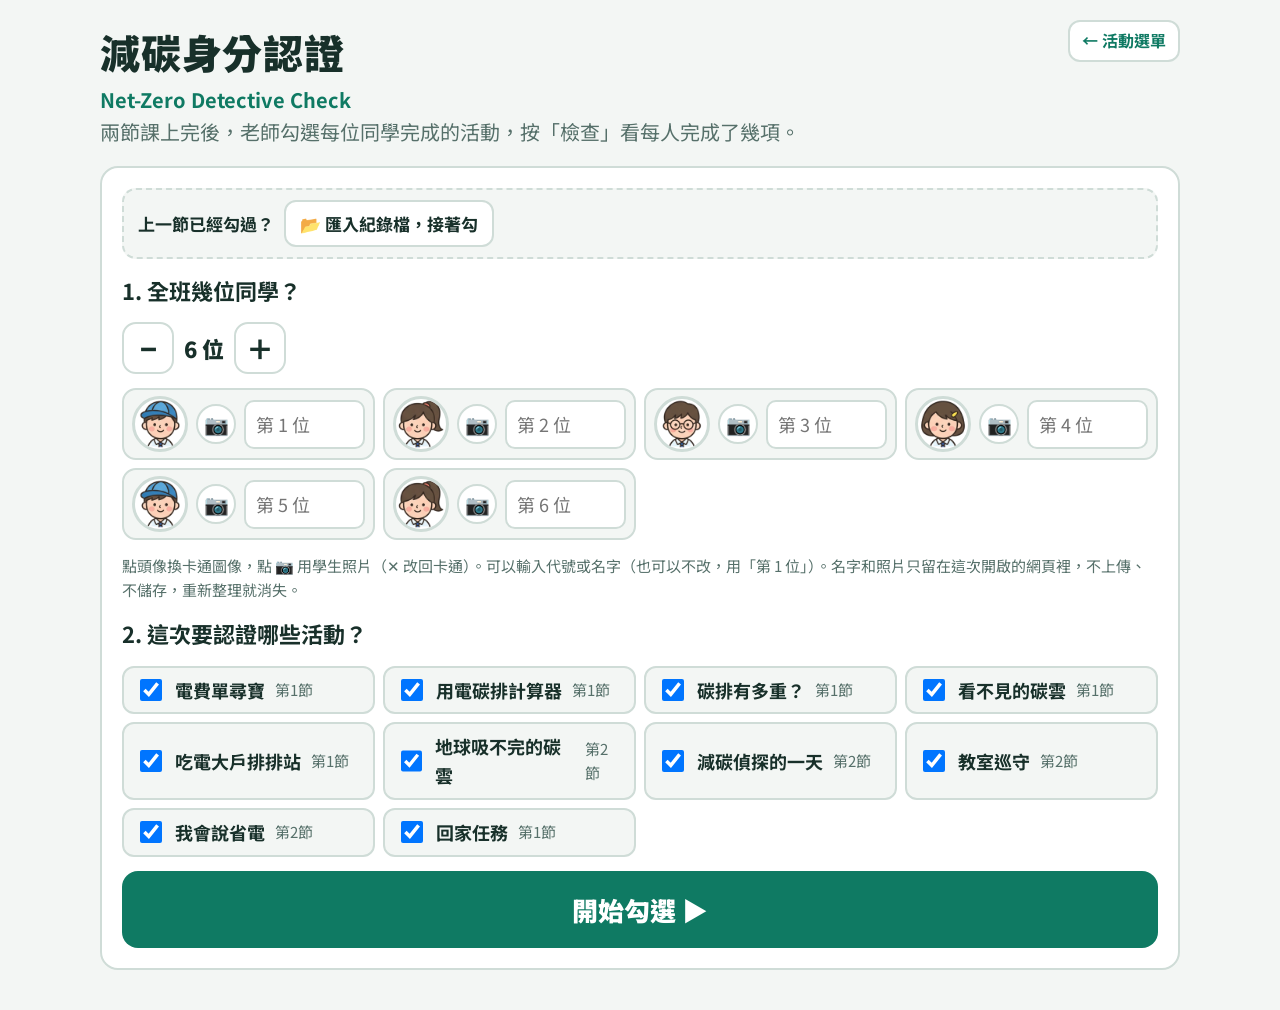
<file: cert/index.html>
<!doctype html>
<html lang="zh-Hant">
<head>
<meta charset="utf-8">
<meta name="viewport" content="width=device-width, initial-scale=1, viewport-fit=cover">
<title>減碳身分認證</title>
<link rel="preconnect" href="https://fonts.googleapis.com">
<link rel="stylesheet" href="https://fonts.googleapis.com/css2?family=Noto+Sans+TC:wght@400;500;700;900&display=swap">
<link rel="stylesheet" href="../engine/activity.css">
<style>
/* 兩節課結束後：老師勾選每位同學完成了哪些活動 → 按「檢查」看每人完成幾項、哪些還沒做。活動清單＝engine/lesson-list.js */
.pick{display:grid;grid-template-columns:repeat(auto-fit,minmax(230px,1fr));gap:8px}
.pick label{display:flex;gap:10px;align-items:center;font-size:18px;font-weight:700;padding:8px 12px;border:2px solid var(--line);border-radius:12px;background:var(--bg)}
.pick input{width:22px;height:22px}
.names{display:grid;grid-template-columns:repeat(auto-fit,minmax(240px,1fr));gap:8px}
.stu{display:flex;align-items:center;gap:8px;padding:6px 8px;border:2px solid var(--line);border-radius:14px;background:var(--bg)}
.stu input[type=text]{font:inherit;font-size:18px;padding:8px 10px;border-radius:10px;border:2px solid var(--line);background:var(--paper);color:var(--ink);width:100%;min-width:0}
.stu .avb{flex:none;width:56px;height:56px;border-radius:50%;border:3px solid var(--line);background:var(--paper);padding:0;overflow:hidden;display:grid;place-items:center;cursor:pointer}
.av img,.av svg,.avb img,.avb svg{width:100%;height:100%;object-fit:cover;display:block}
.resume{display:flex;flex-wrap:wrap;align-items:center;gap:10px;padding:10px 14px;border:2px dashed var(--line);border-radius:14px;background:var(--bg);font-size:17px;font-weight:700}
.resume .small{font-size:17px}
.pbtn{flex:none;display:inline-grid;place-items:center;width:40px;height:40px;border-radius:50%;border:2px solid var(--line);background:var(--paper);font-size:20px;cursor:pointer;padding:0}
.chk td.nm .av{display:inline-block;width:36px;height:36px;border-radius:50%;overflow:hidden;vertical-align:middle;margin-right:6px;border:2px solid var(--line)}
.count{display:flex;gap:10px;align-items:center;font-size:22px;font-weight:900}
.count button{width:52px;height:52px;border-radius:14px;border:2px solid var(--line);background:var(--paper);font-size:28px;font-weight:900}
.gridwrap{overflow-x:auto;border:2px solid var(--line);border-radius:16px;background:var(--paper)}
table.chk{border-collapse:collapse;width:100%;min-width:640px}
.chk th,.chk td{border-bottom:1px solid var(--line);padding:6px;text-align:center}
.chk th{font-size:15px;line-height:1.3;vertical-align:bottom}
.chk th button{font:inherit;font-size:15px;font-weight:900;border:none;background:none;color:var(--ink);padding:4px;border-radius:8px}
.chk th button img,.chk th button svg{width:40px;height:40px;object-fit:contain;display:block;margin:0 auto 2px}
.chk th small{display:block;color:var(--muted);font-weight:700;font-size:12px}
.chk td.nm{text-align:left;font-weight:900;font-size:20px;white-space:nowrap;position:sticky;left:0;background:var(--paper)}
.chk td.n{font-weight:900;font-size:18px;white-space:nowrap}
.tick{width:52px;height:52px;border-radius:14px;border:3px dashed var(--line);background:var(--bg);font-size:28px;font-weight:900;color:transparent}
.tick[aria-pressed="true"]{border:3px solid var(--ok);background:color-mix(in srgb,var(--ok) 16%,var(--paper));color:var(--ok)}
/* 證書：左＝頭像、名字、完成幾項；右＝每項活動（打勾或還沒完成）。列印＝一張 A4 兩張證書 */
.certs{display:grid;grid-template-columns:repeat(auto-fit,minmax(min(100%,520px),1fr));gap:16px}
.cert{--c:#2b8a6e;border:3px solid var(--c);border-radius:22px;background:var(--paper);padding:10px;-webkit-print-color-adjust:exact;print-color-adjust:exact}
.cert.part{--c:#e08a2e}
.cert .in{border:2px dashed color-mix(in srgb,var(--c) 55%,transparent);border-radius:16px;padding:12px 16px;display:grid;grid-template-columns:150px 1fr;gap:10px 16px;align-items:start}
.cert .ch{grid-column:1/-1;display:flex;align-items:center;gap:10px;border-bottom:2px solid color-mix(in srgb,var(--c) 25%,transparent);padding-bottom:8px}
.cert .ch b{font-size:24px;font-weight:900;color:var(--c)}
.cert .ch .en{font-size:14px;font-weight:700;color:var(--muted);letter-spacing:.06em}
.cert .ch .seal{width:56px;height:56px;flex:none}   /* 徽章＝證件的標誌，放在標題左邊（2026-11-13 使用者定；去背卡通圖） */
.cert .ch .seal img,.cert .ch .seal svg{width:100%;height:100%;object-fit:contain}
.cert .who{display:flex;flex-direction:column;align-items:center;gap:6px;text-align:center}
.cert .av{width:130px;height:130px;border-radius:50%;overflow:hidden;border:5px solid var(--c);background:var(--bg);box-shadow:0 0 0 4px color-mix(in srgb,var(--c) 18%,transparent)}
.cert .nm{font-size:26px;font-weight:900;line-height:1.2;word-break:break-all}
.cert .big{font-size:18px;font-weight:900;color:var(--c)}
.cert .hint{font-size:14px;font-weight:700;color:var(--muted)}
.cert .meter{width:100%;height:12px;border-radius:6px;background:var(--bg);border:1px solid var(--line);overflow:hidden}
.cert .meter i{display:block;height:100%;background:var(--c)}
.cert .badge{font-size:16px;font-weight:900;color:#fff;background:var(--c);border-radius:999px;padding:4px 14px}
.cert ul{margin:0 0 6px;padding:0;list-style:none;display:grid;grid-template-columns:1fr 1fr;gap:6px}
.cert li{display:flex;align-items:center;gap:6px;font-size:15px;font-weight:700;line-height:1.25;padding:4px 6px;border-radius:10px;background:color-mix(in srgb,var(--c) 10%,var(--paper))}
.cert li .ai{width:32px;height:32px;flex:none}
.cert li .ai img,.cert li .ai svg{width:100%;height:100%;object-fit:contain}
.cert li .mk{margin-left:auto;flex:none;font-size:18px;font-weight:900;color:var(--c)}
.cert li.no{background:none;border:1.5px dashed var(--line);color:var(--muted)}
.cert li.no .ai{opacity:.4}
.cert li.no .mk{color:var(--muted)}
.cert .sec{font-size:13px;font-weight:900;color:var(--muted);margin:0 0 4px}
.cert .foot{grid-column:1/-1;display:flex;justify-content:space-between;flex-wrap:wrap;gap:4px 12px;font-size:13px;font-weight:700;color:var(--muted);border-top:1px solid var(--line);padding-top:6px}
@media (max-width:560px){.cert .in{grid-template-columns:1fr}.cert ul{grid-template-columns:1fr}}
@page{size:A4;margin:10mm}
@media print{
  body{background:#fff;padding:0;color:#1d2a36}
  .top,.bar,#setup,#check,.row,.note,#done>h2,#done>.sub{display:none!important}
  #done{display:block!important;border:none;padding:0;background:none;box-shadow:none}
  .certs{display:block}
  .cert{height:134mm;overflow:hidden;box-sizing:border-box;margin:0 0 6mm;break-inside:avoid;background:#fff}
  .cert:nth-child(2n){break-after:page;margin-bottom:0}
  .cert .in{height:100%;box-sizing:border-box;grid-template-columns:52mm 1fr;grid-template-rows:auto 1fr auto}
  .cert .av{width:46mm;height:46mm}
  .cert .nm{font-size:22pt}
  .cert ul{gap:2mm;margin-bottom:2.5mm}
  .cert li{font-size:12.5pt;padding:1.4mm 2.2mm}
  .cert li .ai{width:9mm;height:9mm}
  .cert .sec{font-size:11pt;margin-bottom:1.5mm}
}
</style>
</head>
<body>
<main class="wrap">
  <div class="top">
    <header><h1>減碳身分認證</h1><p class="en">Net-Zero Detective Check</p>
      <p class="sub">兩節課上完後，老師勾選每位同學完成的活動，按「檢查」看每人完成了幾項。</p></header>
    <a class="home" href="../lesson/index.html">← 活動選單</a>
  </div>

  <section id="setup" class="panel">
    <div class="resume"><span>上一節已經勾過？</span><label class="small" style="cursor:pointer">📂 匯入紀錄檔，接著勾<input type="file" id="imp" accept=".json,application/json" hidden></label><span id="impmsg" style="color:var(--muted)"></span></div>
    <h2>1. 全班幾位同學？</h2>
    <div class="count"><button id="minus" aria-label="少一位">−</button><span id="cnt"></span><button id="plus" aria-label="多一位">＋</button></div>
    <div class="names" id="names"></div>
    <p class="note">點頭像換卡通圖像，點 📷 用學生照片（✕ 改回卡通）。可以輸入代號或名字（也可以不改，用「第 1 位」）。名字和照片只留在這次開啟的網頁裡，不上傳、不儲存，重新整理就消失。</p>
    <h2>2. 這次要認證哪些活動？</h2>
    <div class="pick" id="pick"></div>
    <button class="go" id="start">開始勾選 ▶</button>
  </section>

  <section id="check" hidden>
    <div class="wrap" style="gap:14px">
      <div class="bar"><span class="prog">點格子打勾；點活動名稱＝整欄全班都完成</span><span class="sp"></span><button class="small" id="exp1">💾 匯出紀錄</button><button class="small" id="back">回設定</button></div>
      <div class="gridwrap"><table class="chk" id="grid"></table></div>
      <div class="row"><button class="go" id="verify">檢查 ✔</button></div>
    </div>
  </section>

  <section id="done" class="panel" hidden></section>
</main>

<script src="../engine/tts-zh.js"></script>
<script src="../engine/sfx.js"></script>
<script src="../themes/save-power/icons.js"></script>
<script src="../themes/save-power/theme.js"></script>
<script src="../engine/photo.js"></script>
<script src="../engine/activity.js"></script>
<script src="../engine/lesson-list.js"></script>
<script>
(function () {
  const { $, speak, sfx, icon, TH } = Act;
  const AVS = TH.idCard.avatars;   // 卡通頭像（theme.js）
  // 活動＝兩節課的網頁活動＋不是網頁的任務（回家任務）。id 用網址資料夾名
  const ACTS = [...window.LESSON.flatMap((s, si) => s.items.map((a) => ({ ...a, id: a.href === '../index.html' ? 'game' : a.href.split('/').slice(-2, -1)[0], sec: si + 1 }))),
    ...window.LESSON_EXTRA.map((a) => ({ ...a, sec: 1 }))];
  const S = { n: 6, names: [], av: [], photo: [], use: new Set(ACTS.map((a) => a.id)), done: {} };   // done[學生][活動id]＝true
  const esc = (t) => String(t).replace(/[&<>"]/g, (c) => ({ '&': '&amp;', '<': '&lt;', '>': '&gt;', '"': '&quot;' })[c]);
  const nameOf = (i) => esc(S.names[i] || `第 ${i + 1} 位`);
  const used = () => ACTS.filter((a) => S.use.has(a.id));
  // 頭像：照片優先，沒有就用卡通（照片只在記憶體，見 engine/photo.js）
  const avOf = (i) => S.photo[i] ? `<img src="${S.photo[i]}" alt="">` : icon(AVS[(S.av[i] ?? i) % AVS.length], '');

  function drawSetup() {
    $('cnt').textContent = `${S.n} 位`;
    $('names').innerHTML = Array.from({ length: S.n }, (_, i) => `<div class="stu">
      <button type="button" class="avb" data-av="${i}" aria-label="第 ${i + 1} 位換頭像" title="點一下換卡通頭像">${avOf(i)}</button>
      <label class="pbtn" title="用照片當頭像">📷<input type="file" accept="image/*" data-photo="${i}" hidden></label>
      ${S.photo[i] ? `<button type="button" class="pbtn" data-unphoto="${i}" title="改回卡通頭像" aria-label="改回卡通頭像">✕</button>` : ''}
      <input type="text" data-i="${i}" placeholder="第 ${i + 1} 位" value="${(S.names[i] || '').replace(/"/g, '&quot;')}" aria-label="第 ${i + 1} 位的代號"></div>`).join('');
    $('pick').innerHTML = ACTS.map((a) => `<label><input type="checkbox" data-a="${a.id}" ${S.use.has(a.id) ? 'checked' : ''}>${a.nm}<small style="color:var(--muted);font-weight:400">第${a.sec}節</small></label>`).join('');
  }
  $('minus').onclick = () => { S.n = Math.max(1, S.n - 1); drawSetup(); };
  $('plus').onclick = () => { S.n = Math.min(30, S.n + 1); drawSetup(); };
  $('names').addEventListener('input', (e) => { const i = e.target.dataset.i; if (i != null) S.names[+i] = e.target.value.trim(); });
  $('names').addEventListener('click', (e) => {
    const b = e.target.closest('button'); if (!b) return;
    if (b.dataset.av != null) { const i = +b.dataset.av; if (S.photo[i]) delete S.photo[i]; else S.av[i] = ((S.av[i] ?? i) + 1) % AVS.length; drawSetup(); }
    if (b.dataset.unphoto != null) { delete S.photo[+b.dataset.unphoto]; drawSetup(); }
  });
  $('names').addEventListener('change', (e) => {
    const i = e.target.dataset.photo; if (i == null) return;
    window.readPhoto(e.target.files[0], (d) => { S.photo[+i] = d; drawSetup(); });
  });
  $('pick').addEventListener('change', (e) => { const a = e.target.dataset.a; if (!a) return; e.target.checked ? S.use.add(a) : S.use.delete(a); });

  function drawGrid() {
    const A = used();
    $('grid').innerHTML = `<thead><tr><th></th>${A.map((a) => `<th><button data-col="${a.id}">${icon(a.icon, '')}${a.nm}<small>第${a.sec}節</small></button></th>`).join('')}<th>完成</th></tr></thead>
      <tbody>${Array.from({ length: S.n }, (_, i) => { const d = S.done[i] || {}; const k = A.filter((a) => d[a.id]).length;
        return `<tr><td class="nm"><span class="av">${avOf(i)}</span>${nameOf(i)}</td>${A.map((a) => `<td><button class="tick" data-s="${i}" data-a="${a.id}" aria-pressed="${!!d[a.id]}" aria-label="${nameOf(i)} ${a.nm}">✔</button></td>`).join('')}<td class="n">${k}／${A.length}</td></tr>`; }).join('')}</tbody>`;
  }
  $('grid').addEventListener('click', (e) => {
    const t = e.target.closest('.tick'), c = e.target.closest('[data-col]');
    if (t) { const d = S.done[t.dataset.s] = S.done[t.dataset.s] || {}; d[t.dataset.a] = !d[t.dataset.a]; if (d[t.dataset.a]) sfx.good(); drawGrid(); return; }
    if (c) {   // 整欄：還有人沒勾就全勾，全都勾了就全清
      const id = c.dataset.col, all = Array.from({ length: S.n }, (_, i) => (S.done[i] || {})[id]).every(Boolean);
      for (let i = 0; i < S.n; i++) (S.done[i] = S.done[i] || {})[id] = !all;
      if (!all) sfx.good(); drawGrid();
    }
  });

  const today = new Date().toLocaleDateString('zh-TW', { year: 'numeric', month: 'long', day: 'numeric' });
  function certHTML(r) {
    const A = used(), pct = Math.round(r.ok.length / A.length * 100), all = !r.no.length, d = S.done[r.i] || {};
    const li = (a) => d[a.id] ? `<li><span class="ai">${icon(a.icon, '')}</span>${esc(a.nm)}<span class="mk">✔</span></li>`
                              : `<li class="no"><span class="ai">${icon(a.icon, '')}</span>${esc(a.nm)}<span class="mk">○</span></li>`;
    const secs = [1, 2].map((n) => { const L = A.filter((a) => a.sec === n); return L.length ? `<div class="sec">第${n}節</div><ul>${L.map(li).join('')}</ul>` : ''; }).join('');
    return `<div class="cert ${all ? 'all' : 'part'}"><div class="in">
      <div class="ch"><span class="seal"><img src="../themes/save-power/images/certBadge.webp" alt=""></span><b>減碳身分認證</b><span class="en">NET-ZERO DETECTIVE</span></div>
      <div class="who"><div class="av">${avOf(r.i)}</div><div class="nm">${nameOf(r.i)}</div>
        <div class="big">完成 ${r.ok.length}／${A.length} 項</div><div class="meter"><i style="width:${pct}%"></i></div>
        ${all ? '<div class="badge">🏅 認證通過</div>' : '<div class="hint">○ 的活動補做後再勾</div>'}</div>
      <div>${secs}</div>
      <div class="foot"><span>電費單偵探隊：從家裡到教室的減碳任務</span><span>${today}</span></div>
    </div></div>`;
  }
  function verify() {
    const A = used(), res = Array.from({ length: S.n }, (_, i) => { const d = S.done[i] || {}; return { i, ok: A.filter((a) => d[a.id]), no: A.filter((a) => !d[a.id]) }; });
    const full = res.filter((r) => !r.no.length).length;
    $('done').innerHTML = `<h2>🎉 檢查結果：${full} 位完成全部 ${A.length} 項活動</h2>
      <p class="sub">全班 ${S.n} 位。每張證書有頭像和完成的活動，○ 是還沒完成的，補做後可以回去再勾。按「列印」一張 A4 印兩位。</p>
      <div class="certs">${res.map(certHTML).join('')}</div>
      <div class="row"><button class="go" id="again">回去修改勾選</button><button class="go alt" id="print">列印</button><button class="go alt" id="exp2">💾 匯出紀錄</button></div>
      <p class="note">這份結果只留在這個分頁，重新整理就清除，不會上傳。下一節要接著勾：先按「💾 匯出紀錄」存檔，下一節在第 1 步按「📂 匯入紀錄檔」。</p>`;
    $('check').hidden = true; $('done').hidden = false; window.scrollTo(0, 0);
    full ? sfx.fanfare() : sfx.good();
    speak(`檢查完成。全班${S.n}位，有${full}位完成全部${A.length}項活動。`);
    $('again').onclick = () => { $('done').hidden = true; $('check').hidden = false; drawGrid(); };
    $('print').onclick = () => window.print();
    $('exp2').onclick = exportFile;
  }
  $('start').onclick = () => {
    if (!used().length) { alert('請至少選一項活動'); return; }
    $('setup').hidden = true; $('check').hidden = false; drawGrid();
  };
  // ---------- 匯出／匯入（兩節課分開上時接著勾）----------
  // 檔案存在老師自己的電腦：瀏覽器在本機產生、本機讀取，不經過任何伺服器。檔案含名字與照片，不要上傳分享。
  const FILE_APP = 'carbon-detective-cert';
  function exportFile() {
    const data = { app: FILE_APP, v: 1, savedAt: new Date().toISOString(), n: S.n, names: S.names.slice(0, S.n),
      av: S.av.slice(0, S.n), photo: S.photo.slice(0, S.n), use: [...S.use], done: S.done };
    const d = new Date(), z = (x) => String(x).padStart(2, '0');
    const a = document.createElement('a');
    a.href = URL.createObjectURL(new Blob([JSON.stringify(data)], { type: 'application/json' }));
    a.download = `減碳身分認證紀錄_${d.getFullYear()}${z(d.getMonth() + 1)}${z(d.getDate())}-${z(d.getHours())}${z(d.getMinutes())}.json`;
    document.body.appendChild(a); a.click(); a.remove();
    setTimeout(() => URL.revokeObjectURL(a.href), 2000);
    sfx.good();
  }
  function importData(data) {
    if (!data || data.app !== FILE_APP) throw new Error('不是減碳身分認證的紀錄檔');
    const ids = new Set(ACTS.map((a) => a.id));
    S.n = Math.max(1, Math.min(30, +data.n || 1));
    S.names = (data.names || []).map((x) => String(x || '').slice(0, 30));
    S.av = (data.av || []).map((x) => (x == null ? undefined : +x));
    S.photo = (data.photo || []).map((x) => (typeof x === 'string' && x.startsWith('data:image/') ? x : undefined));
    S.use = new Set((data.use || []).filter((k) => ids.has(k)));
    if (!S.use.size) S.use = new Set(ids);
    S.done = {};
    for (const [i, row] of Object.entries(data.done || {})) {
      if (+i >= S.n) continue;
      S.done[+i] = {}; for (const [k, v] of Object.entries(row || {})) if (ids.has(k) && v) S.done[+i][k] = true;
    }
  }
  $('imp').addEventListener('change', (e) => {
    const f = e.target.files[0]; e.target.value = ''; if (!f) return;
    const rd = new FileReader();
    rd.onload = () => {
      try {
        importData(JSON.parse(rd.result));
        const k = Object.values(S.done).reduce((t, r) => t + Object.keys(r).length, 0);
        $('impmsg').textContent = `已匯入：${S.n} 位、已勾 ${k} 格`;
        sfx.good(); $('setup').hidden = true; $('check').hidden = false; drawGrid();
      } catch (err) { $('impmsg').textContent = '⚠️ 這個檔案讀不出來：' + err.message; }
    };
    rd.readAsText(f);
  });
  $('exp1').onclick = exportFile;
  $('back').onclick = () => { $('check').hidden = true; $('setup').hidden = false; drawSetup(); };
  $('verify').onclick = verify;
  drawSetup();
  window.__cert = { S, ACTS, verify, AVS, importData };
})();
</script>
</body>
</html>
</file>
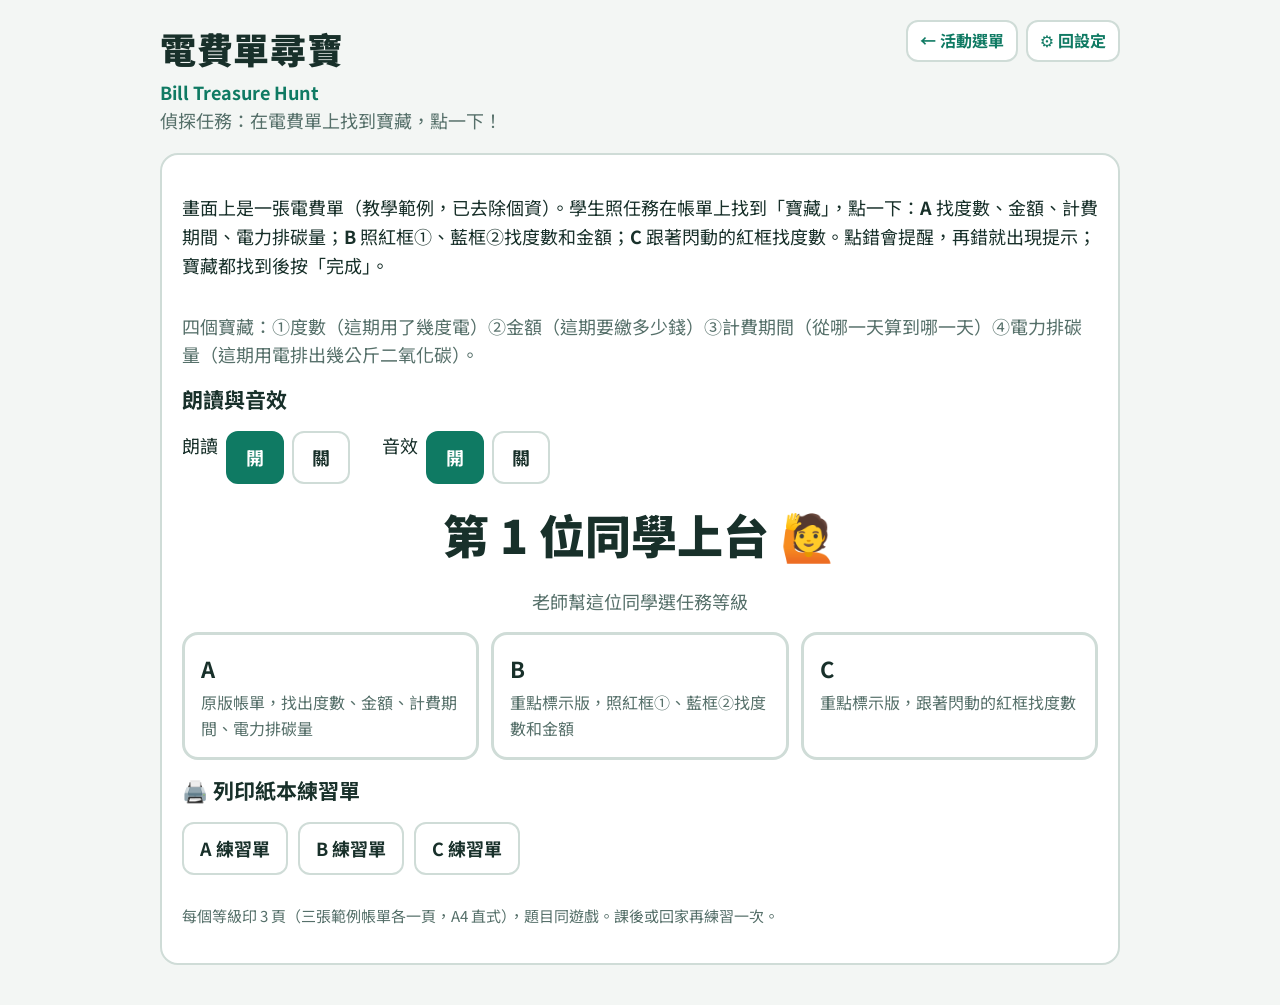
<file: hunt/index.html>
<!doctype html>
<html lang="zh-Hant">
<head>
<meta charset="utf-8">
<meta name="viewport" content="width=device-width, initial-scale=1, viewport-fit=cover">
<title>電費單尋寶</title>
<link rel="preconnect" href="https://fonts.googleapis.com">
<link rel="stylesheet" href="https://fonts.googleapis.com/css2?family=Noto+Sans+TC:wght@400;500;700;900&display=swap">
<style>
/* 第一節「電費單尋寶」的練習：在帳單上點出度數、金額、計費期間、電力排碳量。版型與計算器同一套。 */
:root{
  --bg:#f3f6f4; --paper:#ffffff; --ink:#18302a; --muted:#56706a;
  --line:#cfdcd7; --accent:#0f7a63; --accent-ink:#ffffff; --warn:#b4541c; --ok:#1e9e4a;
  --font:"Noto Sans TC","Microsoft JhengHei","PingFang TC",system-ui,sans-serif;
}
@media (prefers-color-scheme: dark){:root:not([data-theme="light"]){
  --bg:#0f1a17; --paper:#17251f; --ink:#e4efe9; --muted:#9db5ad;
  --line:#2c3f38; --accent:#3cc29f; --accent-ink:#06261d; --warn:#f0a070; --ok:#5fd68c; color-scheme:dark}}
:root[data-theme="dark"]{
  --bg:#0f1a17; --paper:#17251f; --ink:#e4efe9; --muted:#9db5ad;
  --line:#2c3f38; --accent:#3cc29f; --accent-ink:#06261d; --warn:#f0a070; --ok:#5fd68c; color-scheme:dark}
*{box-sizing:border-box}
[hidden]{display:none!important}
body{margin:0;background:var(--bg);color:var(--ink);font-family:var(--font);font-size:18px;line-height:1.6;
  padding-left:max(16px,env(safe-area-inset-left,0px));padding-right:max(16px,env(safe-area-inset-right,0px));padding-block:20px 40px}
.wrap{max-width:960px;margin:0 auto;display:flex;flex-direction:column;gap:18px}
h1{font-size:clamp(26px,6vw,36px);font-weight:900;margin:0;letter-spacing:.02em}
.en{color:var(--accent);font-weight:700;margin:0}
.sub{color:var(--muted);margin:0}
.panel{background:var(--paper);border:2px solid var(--line);border-radius:18px;padding:20px;display:flex;flex-direction:column;gap:14px}
h2{font-size:21px;margin:0}
button{font:inherit;cursor:pointer;color:var(--ink)}
button:focus-visible{outline:4px solid var(--accent);outline-offset:2px}
.tiers{display:grid;grid-template-columns:repeat(auto-fit,minmax(220px,1fr));gap:12px}
.tier{text-align:left;padding:16px;border-radius:16px;border:3px solid var(--line);background:var(--paper);display:flex;flex-direction:column;gap:4px}
.tier b{font-size:22px}
.tier span{color:var(--muted);font-size:16px}
.tier[aria-pressed="true"]{border-color:var(--accent);box-shadow:0 0 0 3px color-mix(in srgb,var(--accent) 25%,transparent)}
.seg{display:flex;gap:8px;flex-wrap:wrap}
.seg button{padding:10px 18px;border-radius:12px;border:2px solid var(--line);background:var(--paper);font-weight:700}
.seg button[aria-pressed="true"]{background:var(--accent);border-color:var(--accent);color:var(--accent-ink)}
.go{font-size:24px;font-weight:900;padding:16px;border-radius:14px;border:none;background:var(--accent);color:var(--accent-ink)}
.bar{display:flex;gap:10px;align-items:center;flex-wrap:wrap}
.bar .prog{font-weight:700;color:var(--muted)}
.bar .sp{flex:1}
.small{padding:8px 14px;border-radius:12px;border:2px solid var(--line);background:var(--paper);font-weight:700;font-size:16px}
.task{display:flex;gap:14px;align-items:center;padding:14px 18px;border-radius:16px;background:var(--paper);border:3px solid var(--tc,var(--accent))}
.task .num{flex:none;width:46px;height:46px;border-radius:50%;background:var(--tc,var(--accent));color:#fff;display:grid;place-items:center;font-size:26px;font-weight:900}
.task .q{font-size:clamp(22px,4.5vw,30px);font-weight:900;line-height:1.3}
.task .q small{font-size:.6em;font-weight:700;color:var(--muted);margin-left:8px}
.msg{min-height:30px;font-size:20px;font-weight:700}
.msg.ok{color:var(--ok)} .msg.no{color:var(--warn)}
.stage{position:relative;width:100%;max-width:max(320px,calc((100dvh - 350px) * 900 / 765));margin:0 auto;border-radius:12px;overflow:hidden;border:2px solid var(--line);background:#fff;touch-action:manipulation;cursor:url("data:image/svg+xml,<svg xmlns='http://www.w3.org/2000/svg' width='48' height='48' viewBox='0 0 48 48'><line x1='29' y1='29' x2='44' y2='44' stroke='%23333' stroke-width='9' stroke-linecap='round'/><line x1='29' y1='29' x2='44' y2='44' stroke='%233a7bd5' stroke-width='5' stroke-linecap='round'/><circle cx='18' cy='18' r='14' fill='rgba(200,230,255,.35)' stroke='%23333' stroke-width='5'/><circle cx='18' cy='18' r='14' fill='none' stroke='%233a7bd5' stroke-width='2.5'/></svg>") 18 18,zoom-in;user-select:none}
.stage img.bill{display:block;width:100%;height:auto;pointer-events:none}
.ov{position:absolute;pointer-events:none;border-radius:10px}
.ov.found{border:5px solid var(--c);background:color-mix(in srgb,var(--c) 14%,transparent)}
.ov.hint{border:5px dashed var(--c);animation:pulse 1s ease-in-out infinite}
/* 寶箱放在框的右側外面、垂直置中，不擋框裡的數字；框太靠右時改放在框的右上方（.up） */
.ov.found{container-type:size}
.ov .stk{position:absolute;left:calc(100% + 4px);top:50%;height:clamp(18px,140cqh,56px);width:auto;aspect-ratio:1;transform:translateY(-50%);animation:pop .35s ease-out;display:grid;place-items:center;line-height:1}
.ov svg.stk{width:clamp(18px,140cqh,56px)}
.ov .stk.emo{font-size:clamp(16px,125cqh,50px);font-family:"Segoe UI Emoji","Apple Color Emoji","Noto Color Emoji",sans-serif}
.ov .stk.up{left:auto;right:-6px;top:auto;bottom:calc(100% + 2px);transform:none;animation-name:pop2}
.dot{position:absolute;width:34px;height:34px;margin:-17px 0 0 -17px;border-radius:50%;border:4px solid var(--warn);pointer-events:none;animation:fade 1s ease-out forwards}
@keyframes pulse{50%{box-shadow:0 0 0 8px color-mix(in srgb,var(--c) 35%,transparent)}}
@keyframes pop{from{transform:translateY(-50%) scale(.2)}to{transform:translateY(-50%) scale(1)}}
@keyframes pop2{from{transform:scale(.2)}to{transform:scale(1)}}
@keyframes fade{to{opacity:0;transform:scale(1.8)}}
@media (prefers-reduced-motion: reduce){.ov.hint,.ov .stk,.dot{animation:none}}
.found-list{display:grid;gap:8px;margin:0;padding:0;list-style:none}
.found-list li{display:flex;gap:10px;align-items:center;font-size:20px}
.found-list .chip{flex:none;min-width:30px;height:30px;border-radius:50%;background:var(--c);color:#fff;display:grid;place-items:center;font-weight:900}
.found-list .how{margin-left:auto;font-size:15px;color:var(--muted)}
.score{font-size:clamp(26px,6vw,38px);font-weight:900}
.row{display:flex;gap:10px;flex-wrap:wrap}
.row .go{flex:1;min-width:200px}
.alt{background:var(--paper);color:var(--ink);border:3px solid var(--accent)}
.note{font-size:15px;color:var(--muted)}
.voicepick{display:flex;gap:10px;align-items:center;flex-wrap:wrap;font-weight:700}
.voicepick select{font:inherit;font-size:16px;padding:8px 10px;border-radius:10px;border:2px solid var(--line);background:var(--paper);color:var(--ink);max-width:100%;flex:1;min-width:220px}
.voicepick button{padding:8px 16px;border-radius:12px;border:2px solid var(--line);background:var(--paper);font-weight:700}
.voicepick .voicenote{flex-basis:100%;margin:0;font-size:15px;font-weight:400;color:var(--muted)}
a{color:var(--accent)}
/* 輪流上台（engine/activity.js 的 Act.turns） */
.turn{display:flex;flex-direction:column;gap:16px}
.turn .who{font-size:clamp(30px,6vw,46px);font-weight:900;text-align:center}
.log{width:100%;border-collapse:collapse;font-size:18px}
.log th,.log td{border-bottom:1px solid var(--line);padding:8px 6px;text-align:left}
.log th{color:var(--muted)}
.top{display:flex;gap:12px;align-items:flex-start;justify-content:space-between;flex-wrap:wrap}
.home{font-size:16px;font-weight:700;color:var(--accent);text-decoration:none;border:2px solid var(--line);border-radius:12px;padding:6px 12px;background:var(--paper)}
.printbar{display:flex;gap:10px;flex-wrap:wrap;align-items:center}
.printbar button{padding:10px 16px;border-radius:12px;border:2px solid var(--line);background:var(--paper);font-weight:700}
</style>
<link rel="stylesheet" href="../engine/print.css">
</head>
<body>
<main class="wrap">
  <div class="top"><header>
    <h1>電費單尋寶</h1>
    <p class="en">Bill Treasure Hunt</p>
    <p class="sub">偵探任務：在電費單上找到寶藏，點一下！</p>
  </header><a class="home" href="../lesson/index.html">← 活動選單</a></div>

  <section id="setup" class="panel">
    <p>畫面上是一張電費單（教學範例，已去除個資）。學生照任務在帳單上找到「寶藏」，點一下：<b>A</b> 找度數、金額、計費期間、電力排碳量；<b>B</b> 照紅框①、藍框②找度數和金額；<b>C</b> 跟著閃動的紅框找度數。點錯會提醒，再錯就出現提示；寶藏都找到後按「完成」。</p>
    <p class="sub">四個寶藏：①度數（這期用了幾度電）②金額（這期要繳多少錢）③計費期間（從哪一天算到哪一天）④電力排碳量（這期用電排出幾公斤二氧化碳）。</p>
    <h2>朗讀與音效</h2>
    <div class="seg" id="opts"></div>
    <button class="go" id="start">開始尋寶 Start</button>
    <h2>🖨️ 列印紙本練習單</h2>
    <div class="printbar" id="printbar"><button data-print="A">A 練習單</button><button data-print="B">B 練習單</button><button data-print="C">C 練習單</button></div>
    <p class="note">每個等級印 3 頁（三張範例帳單各一頁，A4 直式），題目同遊戲。課後或回家再練習一次。</p>
  </section>

  <section id="turn" class="panel" hidden></section>

  <section id="play" hidden>
    <div class="wrap" style="gap:12px">
      <div class="bar"><span class="prog" id="prog"></span><span class="sp"></span>
        <button class="small" id="again">🔊 再念一次</button><button class="small" id="hintbtn">💡 提示</button><button class="small" id="quit">回設定</button></div>
      <div class="task" id="task"></div>
      <div class="msg" id="msg" aria-live="polite"></div>
      <div class="stage" id="stage"><img class="bill" id="bill" alt="教學範例電費單"></div>
    </div>
  </section>

  <section id="done" class="panel" hidden></section>
</main>
<div id="printArea"></div>

<script src="../engine/tts-zh.js"></script>
<script src="../engine/sfx.js"></script>
<script src="../themes/save-power/theme.js"></script>
<script src="bills.js"></script>
<script src="../engine/activity.js"></script>
<script>
(function () {
  const $ = (id) => document.getElementById(id);
  const BILLS = window.HUNT_BILLS || [];
  const ART = (window.THEME && window.THEME.art) || {};
  // 寶箱：優先用 🪎（Unicode 17 的新 emoji）；這台裝置畫不出彩色的 🪎（顯示成方框）就改用內嵌的寶箱圖
  const CHEST = '\u{1FA8E}';
  const chestOK = (() => {
    try {
      const c = document.createElement('canvas'); c.width = c.height = 32; const g = c.getContext('2d', { willReadFrequently: true });
      g.font = '28px "Segoe UI Emoji","Apple Color Emoji","Noto Color Emoji",sans-serif'; g.textBaseline = 'top'; g.fillStyle = '#000'; g.fillText(CHEST, 0, 0);
      const d = g.getImageData(0, 0, 32, 32).data;
      for (let i = 0; i < d.length; i += 4) if (d[i + 3] > 0 && (Math.abs(d[i] - d[i + 1]) > 30 || Math.abs(d[i + 1] - d[i + 2]) > 30)) return true;   // 有彩色像素＝真的 emoji
    } catch (e) {}
    return false;
  })();
  const STICKER = '<svg class="stk" viewBox="0 0 64 64" aria-hidden="true"><path d="M14 26 L32 6 L50 26" fill="#ffe27a" opacity=".55"/><circle cx="24" cy="14" r="3" fill="#fff6c2"/><circle cx="42" cy="12" r="2.5" fill="#fff6c2"/><path d="M8 28 Q8 16 32 16 Q56 16 56 28 Z" fill="#b8692e" stroke="#5a3214" stroke-width="3"/><ellipse cx="32" cy="27" rx="20" ry="4" fill="#f5c400" stroke="#8a6d00" stroke-width="2"/><rect x="8" y="28" width="48" height="28" rx="3" fill="#c97a3a" stroke="#5a3214" stroke-width="3"/><rect x="8" y="36" width="48" height="5" fill="#f5c400" stroke="#8a6d00" stroke-width="1.5"/><rect x="27" y="33" width="10" height="12" rx="2" fill="#f5c400" stroke="#8a6d00" stroke-width="2"/><circle cx="32" cy="38" r="1.8" fill="#5a3214"/></svg>';   // 找到寶藏：寶箱符號（內嵌，不靠外部圖檔）
  const fmt = (n) => Number(n).toLocaleString('zh-TW');
  const sayDate = (p) => p.replace(/(\d+)\/(\d+)\/(\d+)/g, (_, y, m, d) => `${+y}年${+m}月${+d}日`).replace('至', '到');

  // 四個寶藏（顏色與編號＝標示版帳單的框）
  const T = {
    1: { zh: '度數', en: 'kWh', c: '#e0322b', val: (b) => `${fmt(b.kwh)} 度`, say: (b) => `${b.kwh}度`,
         hint: '在左邊「用戶資訊」裡，「經常度數」那一行的數字。', hintMk: '找紅色的框框，上面有 1。' },
    2: { zh: '金額', en: 'Amount', c: '#1f6fd1', val: (b) => `${fmt(b.total)} 元`, say: (b) => `${b.total}元`,
         hint: '找「應繳總金額」，就是這一期要繳的錢。', hintMk: '找藍色的框框，上面有 2。' },
    3: { zh: '計費期間', en: 'Billing Period', c: '#1e9e4a', val: (b) => b.period.replace('至', ' 至 '), say: (b) => sayDate(b.period),
         hint: '在左下角，「計費期間」後面的日期。', hintMk: '找綠色的框框，上面有 3。' },
    4: { zh: '電力排碳量', en: 'CO2', c: '#f08a00', val: (b) => `${fmt(b.co2)} 公斤`, say: (b) => `${b.co2}公斤`,
         hint: '在右邊「其他資訊」裡。', hintMk: '找橘色的框框，上面有 4。' },
  };
  // 三層（同教案附錄五的任務卡）：A 原版找四項；B 標示版找兩項；C 標示版只找度數，一開始就亮出位置
  const TIERS = {
    A: { name: 'A', desc: '原版帳單，找出度數、金額、計費期間、電力排碳量', ver: 'plain', tasks: [1, 2, 3, 4], hintAfter: 2, pad: 12 },
    B: { name: 'B', desc: '重點標示版，照紅框①、藍框②找度數和金額', ver: 'marked', tasks: [1, 2], hintAfter: 1, pad: 18 },
    C: { name: 'C', desc: '重點標示版，跟著閃動的紅框找度數', ver: 'marked', tasks: [1], hintAfter: 0, pad: 30 },
  };
  const S = { tier: 'B', speak: true, sfx: true, bi: 0, ti: 0, wrong: 0, hinted: false, log: [] };
  window.GameSfx.enabled = () => S.sfx;
  const sfx = window.GameSfx.sfx;

  function speak(text, onEnd) {
    if (!S.speak || !window.ZhTTS) { onEnd && onEnd(); return; }
    const wait = Math.max(0, window.GameSfx.until() - performance.now());
    setTimeout(() => { try { speechSynthesis.cancel(); } catch (e) {} ZhTTS.speakTW(text, { rate: 0.9, onEnd }); }, wait);
  }
  document.addEventListener('pointerdown', () => { try { window.ZhTTS && ZhTTS.unlock(); } catch (e) {} }, { once: true });

  // ---- 設定 ----
  function renderSetup() {
    const seg = (k, label) => `<span>${label}</span>` + [[true, '開'], [false, '關']].map(([v, l]) =>
      `<button data-opt="${k}" data-v="${v}" aria-pressed="${S[k] === v}">${l}</button>`).join('');
    $('opts').innerHTML = seg('speak', '朗讀') + '<span style="width:16px"></span>' + seg('sfx', '音效');
  }
  $('setup').addEventListener('click', (e) => {
    const b = e.target.closest('button'); if (!b) return;
    if (b.dataset.opt) { S[b.dataset.opt] = b.dataset.v === 'true'; renderSetup(); if (window.Act) Act.S[b.dataset.opt] = S[b.dataset.opt]; if (b.dataset.opt === 'sfx' && S.sfx) sfx.good(); }
  });
  // 輪流上台：Act.turns 管「第 n 位 → 選層級 → 全班結果」，這裡只管一位同學找一張帳單
  const HOWRANK = { 獨立: 0, 提示: 1, 協助: 2 };
  const turns = window.Act && Act.turns({
    tiers: TIERS, resultCols: ['帳單', '找到的寶藏'], row: (x) => [`範例 ${x.bill}`, x.found],
    beforeStart: () => { Act.S.speak = S.speak; }, onSetup: () => renderSetup(),
    play: (tier, n, done) => { S.tier = tier; S.bi = pickBill(); S.log = []; S.turnDone = done; show('play'); startBill(); },
  });
  renderSetup();
  // ---- 列印練習單：用遊戲同一份帳單圖與題目（T），一張帳單一頁 ----
  const PRINTQ = {
    A: (b) => [1, 2, 3, 4].map((n) => `<li><span class="n" style="background:${T[n].c}">${n}</span>${T[n].zh}：${n === 3 ? '<span class="blank"></span> 至 <span class="blank"></span>' : `<span class="blank"></span> ${{ 1: '度', 2: '元', 4: '公斤' }[n]}`}</li>`),
    B: (b) => [1, 2].map((n) => `<li><span class="n" style="background:${T[n].c}">${n}</span>照${n === 1 ? '紅' : '藍'}框 ${n} 找到${T[n].zh}：<span class="blank"></span> ${n === 1 ? '度' : '元'}</li>`),
    C: (b) => [`<li><span class="n" style="background:${T[1].c}">1</span>用筆把紅框 1 圈起來。</li>`, `<li><span class="n" style="background:${T[1].c}">1</span>度數是 <span class="blank"></span> 度</li>`],
  };
  const sheetHd = (title) => `<div class="sh-hd"><h1>${title}</h1><div class="who">姓名：＿＿＿＿＿＿　日期：＿＿＿＿＿</div></div>`;
  function printSheets(which) {
    let h;
    const tr = TIERS[which];
    h = BILLS.map((b) => `<section class="sheet">${sheetHd(`電費單尋寶 練習單・${tr.name}`)}
      <img class="billimg" src="${b[tr.ver].img}" alt="範例帳單 ${b.key}">
      <ol class="qs">${PRINTQ[which](b).join('')}</ol>
      <p class="self">我是：☐ 自己找到　☐ 看提示找到　☐ 老師幫忙找到</p>
      <p class="foot">教學範例帳單，非真實帳單。</p></section>`).join('');
    $('printArea').innerHTML = h;
    const imgs = [...$('printArea').querySelectorAll('img')];
    Promise.all(imgs.map((i) => i.complete ? 0 : new Promise((r) => { i.onload = i.onerror = r; }))).then(() => window.print());
  }
  $('printbar').addEventListener('click', (e) => { const b = e.target.closest('button[data-print]'); if (b) printSheets(b.dataset.print); });
  $('quit').addEventListener('click', () => { try { speechSynthesis.cancel(); } catch (e) {} show('setup'); });
  function show(id) { ['setup', 'turn', 'play', 'done'].forEach((x) => { $(x).hidden = x !== id; }); window.scrollTo(0, 0); }

  // ---- 遊戲 ----
  const tier = () => TIERS[S.tier];
  const bill = () => BILLS[S.bi];
  const ver = () => bill()[tier().ver];
  const tid = () => S.order[S.ti];
  // 隨機：帳單不跟上一位重複；同一張帳單裡要找的項目每次打亂順序
  const shuffle = (a) => { a = a.slice(); for (let i = a.length - 1; i > 0; i--) { const j = Math.floor(Math.random() * (i + 1)); [a[i], a[j]] = [a[j], a[i]]; } return a; };
  let lastBill = -1;
  function pickBill() {
    const pool = BILLS.map((_, i) => i).filter((i) => BILLS.length < 2 || i !== lastBill);
    return (lastBill = pool[Math.floor(Math.random() * pool.length)]);
  }

  function startBill() {
    S.ti = 0; S.order = shuffle(tier().tasks); sfx.flip();
    $('bill').src = ver().img;
    $('stage').querySelectorAll('.ov,.dot').forEach((x) => x.remove());
    startTask(true);
  }
  function startTask(first) {
    S.wrong = 0; S.hinted = false; S.lock = false;
    const t = T[tid()], tr = tier();
    $('task').style.setProperty('--tc', t.c);
    $('task').innerHTML = `<span class="num">${tr.ver === 'marked' ? tid() : '?'}</span><span class="q">找出「${t.zh}」<small>${t.en}</small></span>`;
    $('prog').textContent = `範例帳單 ${bill().key}・寶藏 ${S.ti + 1}／${tr.tasks.length}`;
    $('msg').textContent = ''; $('msg').className = 'msg';
    if (tr.hintAfter === 0) showHint();
    speak((first ? '這是你的帳單。' : '') + `請找出${t.zh}，點一下。` + (tr.hintAfter === 0 ? t.hintMk : ''));
  }
  // 量好的框是 900 寬的帳單座標；換成百分比，畫面多寬都對得上
  function place(el, r, grow = 6) {
    const v = ver();
    el.style.left = (r[0] - grow) / v.w * 100 + '%'; el.style.top = (r[1] - grow) / v.h * 100 + '%';
    el.style.width = (r[2] + grow * 2) / v.w * 100 + '%'; el.style.height = (r[3] + grow * 2) / v.h * 100 + '%';
  }
  function showHint() {
    if (S.hinted) return; S.hinted = true;
    const n = tid(), r = ver().boxes[n][0], el = document.createElement('div');
    el.className = 'ov hint'; el.dataset.hint = n; el.style.setProperty('--c', T[n].c); place(el, r, 10);
    $('stage').appendChild(el);
  }
  function hit(x, y) {
    const v = ver(), pad = tier().pad;
    for (const n of [1, 2, 3, 4]) for (const r of v.boxes[n])
      if (x >= r[0] - pad && x <= r[0] + r[2] + pad && y >= r[1] - pad && y <= r[1] + r[3] + pad) return n;
    return 0;
  }
  $('stage').addEventListener('pointerup', (e) => {
    const rc = $('stage').getBoundingClientRect(), v = ver();
    const x = (e.clientX - rc.left) / rc.width * v.w, y = (e.clientY - rc.top) / rc.height * v.h;
    answer(hit(x, y), x, y);
  });
  function answer(n, x, y) {
    if (S.lock) return;                       // 找到後到下一題之前，再點不算
    const want = tid(), t = T[want], b = bill();
    if (n === want) {
      S.lock = true;
      $('stage').querySelectorAll(`.ov.hint[data-hint="${n}"]`).forEach((h) => h.remove());
      ver().boxes[n].forEach((r, i) => {
        const el = document.createElement('div'); el.className = 'ov found'; el.style.setProperty('--c', t.c); place(el, r);
        if (i === 0) {
          el.innerHTML = chestOK ? `<span class="stk emo" aria-hidden="true">${CHEST}</span>` : STICKER;
          if ((r[0] + r[2]) / ver().w > 0.86) el.firstElementChild.classList.add('up');   // 太靠右：放到框的右上方
        }
        $('stage').appendChild(el);
      });
      const how = S.wrong === 0 && !S.hinted ? '獨立' : '提示';
      S.log.push({ bill: b.key, task: want, how: tier().hintAfter === 0 ? '協助' : how, tries: S.wrong + 1 });
      sfx.good();
      $('msg').className = 'msg ok'; $('msg').textContent = `找到了！${t.zh}是 ${t.val(b)}`;
      // 2026-11-13 使用者定：把找到的值（金額、度數…）完整唸完才換下一題，不用固定秒數
      let moved = false;
      const go = () => { if (moved) return; moved = true; setTimeout(next, S.speak ? 600 : 2000); };
      speak(`找到了！${t.zh}是${t.say(b)}。`, go);
      return;
    }
    S.wrong++;
    const d = document.createElement('div'); d.className = 'dot'; d.style.left = x / ver().w * 100 + '%'; d.style.top = y / ver().h * 100 + '%';
    $('stage').appendChild(d); setTimeout(() => d.remove(), 1000);
    sfx.gentle();
    const mk = tier().ver === 'marked';
    const say = (n ? `這是${T[n].zh}，我們要找的是${t.zh}。` : '再找找看。') + (mk ? t.hintMk : t.hint);
    $('msg').className = 'msg no'; $('msg').textContent = say;
    if (S.wrong >= Math.max(1, tier().hintAfter)) showHint();
    speak(say);
  }
  let busy = false;
  function next() {
    if (busy) return; busy = true; setTimeout(() => { busy = false; }, 300);
    if (S.ti + 1 < tier().tasks.length) { S.ti++; startTask(false); return; }
    billDone();
  }
  function billDone() {
    const b = bill();
    $('msg').className = 'msg ok';
    const how = S.log.reduce((w, x) => HOWRANK[x.how] > HOWRANK[w] ? x.how : w, '獨立');
    $('msg').innerHTML = `這張帳單的寶藏都找到了！<button class="small" id="nextbill" style="margin-left:10px">完成 ✓</button>`;
    speak(`太棒了！你找到了${S.log.length}個寶藏。`);
    $('nextbill').addEventListener('click', () => S.turnDone({ bill: b.key, found: S.log.map((x) => T[x.task].zh).join('、'), how }), { once: true });
  }
  $('again').addEventListener('click', () => { const t = T[tid()]; speak(`請找出${t.zh}。` + (tier().ver === 'marked' ? t.hintMk : t.hint)); });
  $('hintbtn').addEventListener('click', () => { showHint(); const t = T[tid()]; speak(tier().ver === 'marked' ? t.hintMk : t.hint); });

  // 測試用：寶藏中心點（帳單座標）
  window.__hunt = { chestOK, S, center: (n) => { const r = ver().boxes[n][0]; return [r[0] + r[2] / 2, r[1] + r[3] / 2]; }, answer, hit, next };
  renderSetup();
})();
</script>
</body>
</html>
</file>
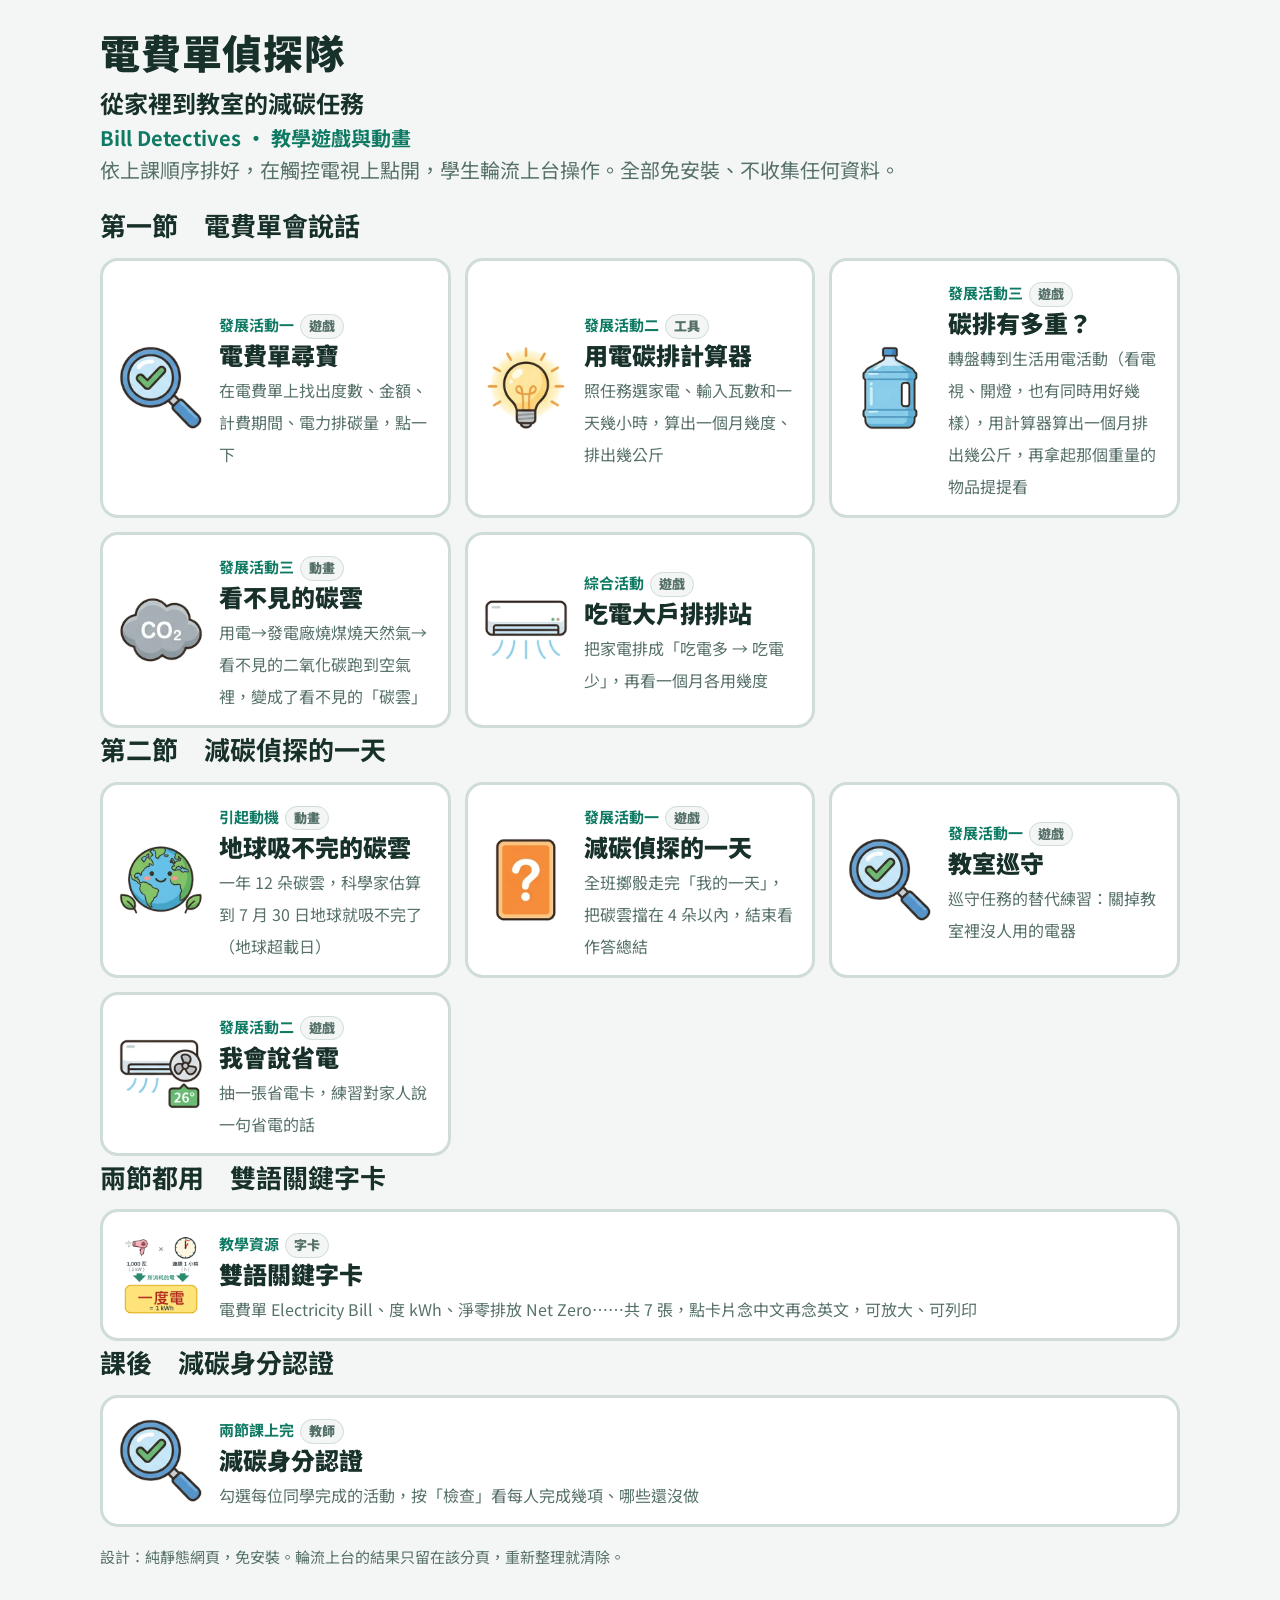
<file: lesson/index.html>
<!doctype html>
<html lang="zh-Hant">
<head>
<meta charset="utf-8">
<meta name="viewport" content="width=device-width, initial-scale=1, viewport-fit=cover">
<title>電費單偵探隊：從家裡到教室的減碳任務</title>
<link rel="preconnect" href="https://fonts.googleapis.com">
<link rel="stylesheet" href="https://fonts.googleapis.com/css2?family=Noto+Sans+TC:wght@400;500;700;900&display=swap">
<link rel="stylesheet" href="../engine/activity.css">
<style>
/* 整合選單：依上課順序列出兩節課用到的全部遊戲與動畫。老師在觸控電視上開這一頁，一路點下去 */
.sec{display:flex;flex-direction:column;gap:12px}
.sec h2{font-size:26px}
.list{display:grid;grid-template-columns:repeat(auto-fit,minmax(300px,1fr));gap:14px}
.act{display:grid;grid-template-columns:88px 1fr;gap:14px;align-items:center;text-decoration:none;color:var(--ink);background:var(--paper);border:3px solid var(--line);border-radius:18px;padding:14px}
.act:hover,.act:focus-visible{border-color:var(--accent)}
.act img,.act svg{width:88px;height:88px;object-fit:contain}
.act .step{font-size:15px;font-weight:700;color:var(--accent)}
.act .nm{font-size:24px;font-weight:900;line-height:1.3}
.act .d{font-size:16px;color:var(--muted);line-height:1.45}
.act .kind{display:inline-block;font-size:13px;font-weight:900;padding:1px 8px;border-radius:99px;background:var(--bg);border:1px solid var(--line);margin-left:6px;color:var(--muted)}
</style>
</head>
<body>
<main class="wrap">
  <header><h1>電費單偵探隊</h1><p class="sub" style="font-size:24px;font-weight:700;color:var(--ink)">從家裡到教室的減碳任務</p><p class="en">Bill Detectives · 教學遊戲與動畫</p>
    <p class="sub">依上課順序排好，在觸控電視上點開，學生輪流上台操作。全部免安裝、不收集任何資料。</p></header>
  <div id="root"></div>
  <p class="note">設計：純靜態網頁，免安裝。輪流上台的結果只留在該分頁，重新整理就清除。</p>
</main>
<script src="../themes/save-power/icons.js"></script>
<script src="../themes/save-power/theme.js"></script>
<script src="../engine/lesson-list.js"></script>
<script>
(function () {
  const ART = window.THEME.art, IC = window.THEME_ICONS;
  const icon = (k) => ART[k] ? `<img src="../themes/save-power/art/${ART[k]}" alt="">` : `<svg viewBox="0 0 64 64" aria-hidden="true">${IC[k] || ''}</svg>`;
  const LESSON = window.LESSON;
  document.getElementById('root').innerHTML = LESSON.map((s) => `<section class="sec"><h2>${s.title}</h2><div class="list">${s.items.map((a) =>
    `<a class="act" href="${a.href}">${icon(a.icon)}<span><span class="step">${a.step}</span><span class="kind">${a.kind}</span><br><span class="nm">${a.nm}</span><br><span class="d">${a.d}</span></span></a>`).join('')}</div></section>`).join('');
  const cardImg = '<img src="../themes/save-power/images/meter.webp" alt="" style="border-radius:12px">';
  document.getElementById('root').insertAdjacentHTML('beforeend', `<section class="sec"><h2>兩節都用　雙語關鍵字卡</h2><div class="list">
    <a class="act" href="../cards/index.html">${cardImg}<span><span class="step">教學資源</span><span class="kind">字卡</span><br><span class="nm">雙語關鍵字卡</span><br><span class="d">電費單 Electricity Bill、度 kWh、淨零排放 Net Zero……共 ${window.THEME.words.length} 張，點卡片念中文再念英文，可放大、可列印</span></span></a></div></section>`);
  document.getElementById('root').insertAdjacentHTML('beforeend', `<section class="sec"><h2>課後　減碳身分認證</h2><div class="list">
    <a class="act" href="../cert/index.html">${icon('patrol')}<span><span class="step">兩節課上完</span><span class="kind">教師</span><br><span class="nm">減碳身分認證</span><br><span class="d">勾選每位同學完成的活動，按「檢查」看每人完成幾項、哪些還沒做</span></span></a></div></section>`);
  window.__lesson = LESSON;
})();
</script>
</body>
</html>
</file>
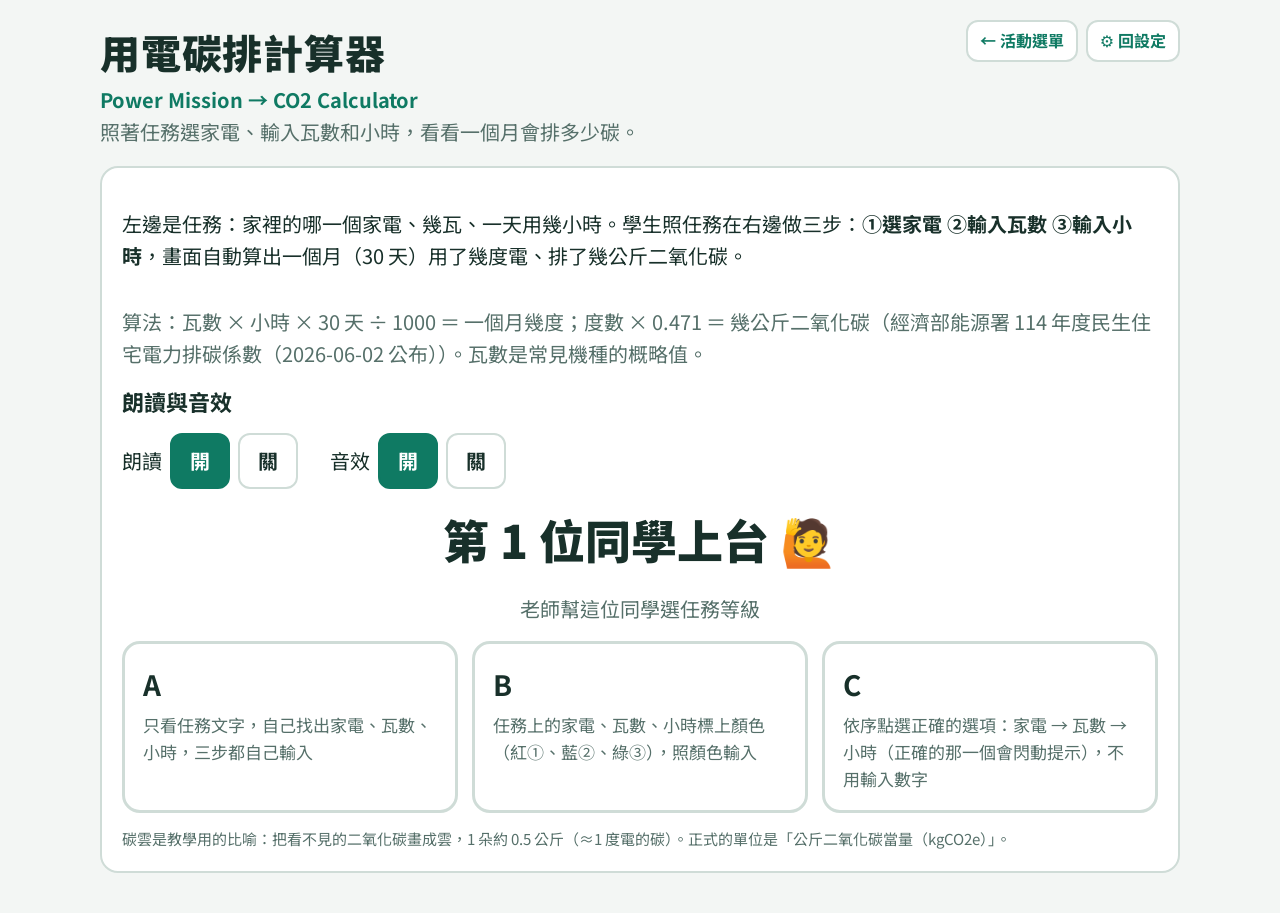
<file: mission/index.html>
<!doctype html>
<html lang="zh-Hant">
<head>
<meta charset="utf-8">
<meta name="viewport" content="width=device-width, initial-scale=1, viewport-fit=cover">
<title>用電碳排計算器</title>
<link rel="preconnect" href="https://fonts.googleapis.com">
<link rel="stylesheet" href="https://fonts.googleapis.com/css2?family=Noto+Sans+TC:wght@400;500;700;900&display=swap">
<link rel="stylesheet" href="../engine/activity.css">
<style>
/* 第一節 發展活動二（任務版）：左邊出任務（家電、幾瓦、一天幾小時）→ 右邊照任務 選家電、輸入瓦數、輸入小時 → 自動算出一個月幾度、幾公斤 */
.mbox{display:grid;grid-template-columns:minmax(280px,5fr) 7fr;gap:20px;align-items:start}
@media (max-width:860px){.mbox{grid-template-columns:1fr}}
.lcol{position:sticky;top:12px;display:flex;flex-direction:column;gap:12px;min-width:0}
@media (max-width:860px){.lcol{position:static}}
.task{display:flex;flex-direction:column;gap:12px;align-items:center;text-align:center;border:4px solid var(--warn);border-radius:20px;background:var(--paper);padding:18px}
.task .tag{font-size:18px;font-weight:900;color:#fff;background:var(--warn);border-radius:999px;padding:2px 14px}
.task img,.task svg{width:min(150px,40vw);height:auto;aspect-ratio:1;object-fit:contain}
.task .tq{font-size:clamp(24px,3.4vw,32px);font-weight:900;line-height:1.5}
.task .tq b{padding:0 4px;border-radius:8px}
.task.mark .tq b.c1{background:#fde2e0;color:#b3261e;outline:3px solid #d93025}
.task.mark .tq b.c2{background:#dbe8fb;color:#174ea6;outline:3px solid #1a73e8}
.task.mark .tq b.c3{background:#dcf3e2;color:#0d652d;outline:3px solid #1e8e3e}
.task .ask{font-size:20px;font-weight:700;color:var(--muted)}
.steps{display:flex;flex-direction:column;gap:14px}
.st{border:3px solid var(--line);border-radius:18px;background:var(--paper);padding:14px;display:flex;flex-direction:column;gap:10px}
.st h3{margin:0;font-size:22px;display:flex;gap:10px;align-items:center}
.st h3 .n{display:inline-grid;place-items:center;width:36px;height:36px;border-radius:50%;color:#fff;font-weight:900;flex:none}
.st.s1 .n{background:#d93025} .st.s2 .n{background:#1a73e8} .st.s3 .n{background:#1e8e3e}
.st.bad{border-color:var(--warn);animation:shake .4s}
.st.locked{opacity:.75}
.apps{display:grid;grid-template-columns:repeat(auto-fit,minmax(104px,1fr));gap:10px}
.apps .card{min-height:110px;padding:8px 4px}
.apps .card img,.apps .card svg{width:60px;height:60px}
.apps .card .nm{font-size:19px}
.apps .card[aria-pressed="true"]:disabled{opacity:1}
.apps .card[aria-pressed="true"]{border-color:#d93025;background:color-mix(in srgb,#d93025 10%,var(--paper))}
.fld{font:inherit;font-size:32px;font-weight:900;font-variant-numeric:tabular-nums;text-align:left;padding:8px 14px;border-radius:14px;border:3px solid var(--line);background:var(--bg);display:flex;align-items:baseline;gap:10px}
.fld .v{min-width:3em;border-bottom:4px solid currentColor;text-align:center}
.fld .u{font-size:22px;color:var(--muted)}
.fld[aria-pressed="true"]{border-color:var(--accent);box-shadow:0 0 0 4px color-mix(in srgb,var(--accent) 25%,transparent)}
.fld:disabled{cursor:default}
.pad{display:grid;grid-template-columns:repeat(6,1fr);gap:8px}
.pad button{font-size:26px;font-weight:900;padding:10px 0;border-radius:12px;border:2px solid var(--line);background:var(--bg)}
.opts3{display:grid;grid-template-columns:repeat(3,1fr);gap:10px}
.opts3 button{font-size:30px;font-weight:900;padding:14px 6px;border-radius:16px;border:4px solid var(--line);background:var(--paper)}
.opts3 button.hint{border-color:var(--accent);border-style:dashed;animation:pulse 1s ease-in-out infinite}
.opts3 button.right{border-color:var(--ok);background:color-mix(in srgb,var(--ok) 12%,var(--paper))}
.opts3 button.wrong{border-color:var(--warn);animation:shake .4s}
.res{border:3px dashed var(--line);border-radius:18px;padding:14px;display:flex;flex-direction:column;gap:8px;background:var(--paper)}
.res .eq{font-size:22px;font-weight:700;line-height:1.6}
.res .big{font-size:clamp(30px,5vw,42px);font-weight:900;color:var(--warn)}
.res .objs{display:flex;flex-wrap:wrap;gap:4px}
.res .cloudln{font-size:17px;color:var(--muted);font-weight:700}
.res .objs img,.res .objs svg{width:40px;height:40px;object-fit:contain}
.res.wait{color:var(--muted);font-size:20px}
.cards .card.hint,.apps .card.hint{border-color:var(--accent);border-style:dashed;animation:pulse 1s ease-in-out infinite}
@keyframes shake{25%{transform:translateX(-6px)}75%{transform:translateX(6px)}}
@media (prefers-reduced-motion: reduce){.st.bad,.apps .card.hint{animation:none}}
</style>
</head>
<body>
<main class="wrap">
  <div class="top">
    <header><h1>用電碳排計算器</h1><p class="en">Power Mission → CO2 Calculator</p>
      <p class="sub">照著任務選家電、輸入瓦數和小時，看看一個月會排多少碳。</p></header>
    <a class="home" href="../lesson/index.html">← 活動選單</a>
  </div>

  <section id="setup" class="panel">
    <p>左邊是任務：家裡的哪一個家電、幾瓦、一天用幾小時。學生照任務在右邊做三步：<b>①選家電 ②輸入瓦數 ③輸入小時</b>，畫面自動算出一個月（30 天）用了幾度電、排了幾公斤二氧化碳。</p>
    <p class="sub" id="formula"></p>
    <h2>朗讀與音效</h2>
    <div id="opts"></div>
    <button class="go" id="start">開始，第 1 位上台 ▶</button>
    <p class="note" id="cloudnote"></p>
  </section>

  <section id="turn" class="panel" hidden></section>

  <section id="play" hidden>
    <div class="wrap" style="gap:14px">
      <div class="bar"><span class="prog" id="prog"></span><span class="sp"></span>
        <button class="small" id="again">🔊 再念一次任務</button><button class="small" id="hintbtn">💡 提示</button></div>
      <div class="mbox">
        <div class="lcol">
          <div class="task" id="task"></div>
          <!-- 2026-11-13 使用者定：數字鍵與算出來的結果放在任務框下方 -->
          <div class="pad" id="pad"></div>
          <div class="res wait" id="res">選好家電、輸入瓦數和小時，這裡就會算出來。</div>
        </div>
        <div class="steps">
          <div class="st s1" id="s1"><h3><span class="n">1</span>選家電</h3><div class="apps" id="apps"></div></div>
          <div class="st s2" id="s2"><h3><span class="n">2</span>輸入瓦數</h3>
            <button class="fld" id="fw" data-f="w"><span class="v" id="vw">　</span><span class="u">瓦 W</span></button><div class="opts3" id="ow" hidden></div></div>
          <div class="st s3" id="s3"><h3><span class="n">3</span>一天用幾小時？</h3>
            <button class="fld" id="fh" data-f="h"><span class="v" id="vh">　</span><span class="u">小時</span></button><div class="opts3" id="oh" hidden></div></div>
          <div class="msg" id="msg" aria-live="polite"></div>
          <div class="row" id="acts"><button class="go" id="check">完成任務 ✓</button></div>
        </div>
      </div>
    </div>
  </section>

  <section id="done" class="panel" hidden></section>
</main>

<script src="../engine/tts-zh.js"></script>
<script src="../engine/sfx.js"></script>
<script src="../themes/save-power/icons.js"></script>
<script src="../themes/save-power/theme.js"></script>
<script src="../engine/activity.js"></script>
<script>
(function () {
  const { $, speak, sfx, icon, weigh, fmt1, TH } = Act;
  const COEF = TH.constants.kgCO2PerKwh, DAYS = 30;
  const APPS = TH.appliances;                               // 家電與瓦數的唯一來源＝theme.js（排排站、轉盤、舊版計算器同一份）
  $('formula').textContent = `算法：瓦數 × 小時 × ${DAYS} 天 ÷ 1000 ＝ 一個月幾度；度數 × ${COEF} ＝ 幾公斤二氧化碳（${TH.constants.source}）。瓦數是常見機種的概略值。`;

  const TIERS = {
    A: { name: 'A', desc: '只看任務文字，自己找出家電、瓦數、小時，三步都自己輸入' },
    B: { name: 'B', desc: '任務上的家電、瓦數、小時標上顏色（紅①、藍②、綠③），照顏色輸入' },
    C: { name: 'C', desc: '依序點選正確的選項：家電 → 瓦數 → 小時（正確的那一個會閃動提示），不用輸入數字' },
  };
  const P = {};
  let lastKey = '';
  const rnd = (a) => a[Math.floor(Math.random() * a.length)];
  function newTask() {
    let a, h, key;
    do { a = rnd(APPS); h = rnd(a.taskHours); key = a.key + h; } while (key === lastKey && APPS.length > 1);
    lastKey = key;
    return { i: APPS.indexOf(a), a, w: a.watts, h };
  }
  const taskSay = (t) => `任務：家裡的${t.a.name}是${t.w}瓦，每天用${t.h}小時。一個月會排多少碳？`;
  const calc = (w, h) => { const kwh = w * h * DAYS / 1000; return { kwh, kg: kwh * COEF }; };

  function play(tier, n, done) {
    const t = newTask();
    Object.assign(P, { tier, n, done, t, wrong: 0, hinted: false, lock: false, app: -1, w: '', h: '', f: 'w' });
    $('prog').textContent = `第 ${n} 位・${TIERS[tier].name}`;
    $('task').className = 'task' + (tier === 'A' ? '' : ' mark');
    $('task').innerHTML = `<span class="tag">任務 Mission</span>${icon(t.a.key, t.a.name)}
      <div class="tq">家裡的<b class="c1">${t.a.name}</b><br>是 <b class="c2">${t.w} 瓦</b>，<br>每天用 <b class="c3">${t.h} 小時</b>。</div>
      <div class="ask">一個月（${DAYS} 天）<br>會排多少碳？</div>`;
    P.cstep = 1;
    $('msg').textContent = ''; $('check').disabled = false; $('check').hidden = tier === 'C';   // C 點完第三步自動完成
    document.querySelectorAll('.st').forEach((s) => s.classList.remove('bad'));
    draw();
    speak(taskSay(t) + (tier === 'C' ? '請先點出任務上的家電。' : '請照任務，先選家電。'));
  }

  $('apps').innerHTML = APPS.map((a, i) => `<button class="card" data-i="${i}" aria-pressed="false">${icon(a.key, a.name)}<span class="nm">${a.name}</span></button>`).join('');
  $('pad').innerHTML = ['1', '2', '3', '4', '5', '6', '7', '8', '9', '0', '⌫', '清除'].map((x) => `<button data-p="${x}" aria-label="${x === '⌫' ? '刪除一個數字' : x}">${x}</button>`).join('');

  function draw() {
    const C = P.tier === 'C';
    document.querySelectorAll('#apps .card').forEach((c) => {
      c.setAttribute('aria-pressed', +c.dataset.i === P.app);
      c.classList.toggle('hint', C && P.cstep === 1 && +c.dataset.i === P.t.i); c.classList.remove('wrong'); c.disabled = false; });
    ['fw', 'fh', 'pad'].forEach((x) => { $(x).hidden = C; });
    $('ow').hidden = !C || P.cstep < 2; $('oh').hidden = !C || P.cstep < 3;
    $('s2').classList.toggle('locked', C && P.cstep < 2); $('s3').classList.toggle('locked', C && P.cstep < 3);
    $('s1').classList.remove('locked');
    $('vw').textContent = P.w || '　'; $('vh').textContent = P.h || '　';
    $('fw').setAttribute('aria-pressed', P.f === 'w'); $('fh').setAttribute('aria-pressed', P.f === 'h');
    const w = +P.w, h = +P.h;
    if (P.app < 0 || !w || !h) { $('res').className = 'res wait'; $('res').textContent = '選好家電、輸入瓦數和小時，這裡就會算出來。'; return; }
    const { kwh, kg } = calc(w, h), wt = weigh(kg);
    $('res').className = 'res';
    $('res').innerHTML = `<div class="eq">${APPS[P.app].name}：${w} 瓦 × ${h} 小時 × ${DAYS} 天 ÷ 1000 ＝ <b>${fmt1(kwh)} 度</b><br>${fmt1(kwh)} 度 × ${COEF} ＝ ${fmt1(kg)} 公斤</div>
      <div class="big">一個月排出約 ${fmt1(kg)} 公斤二氧化碳</div>
      <div class="eq"><b>${wt.text}</b>那麼重</div><div class="objs">${wt.html}</div>
      <div class="cloudln">☁️ 畫成碳雲：約 ${wt.clouds} 朵（${TH.constants.cloudShort}）</div>`;
  }

  $('apps').addEventListener('click', (e) => {
    const c = e.target.closest('.card'); if (!c || P.lock) return;
    if (P.tier === 'C') return pickC(1, +c.dataset.i, c);
    P.app = +c.dataset.i; P.f = 'w'; sfx.step(); $('s1').classList.remove('bad');
    c.classList.remove('hint'); draw(); speak(`${APPS[P.app].name}。請輸入瓦數，輸入好再點「小時」那一格。`);
  });
  document.querySelectorAll('.fld').forEach((b) => b.addEventListener('click', () => { if (P.lock) return; P.f = b.dataset.f; sfx.step(); draw(); }));
  $('pad').addEventListener('click', (e) => {
    const b = e.target.closest('button[data-p]'); if (!b || P.lock) return;
    const x = b.dataset.p, f = P.f, max = f === 'w' ? 4 : 2;
    let v = x === '清除' ? '' : x === '⌫' ? P[f].slice(0, -1) : (P[f] + x).replace(/^0+(?=\d)/, '').slice(0, max);
    if (f === 'h' && +v > 24) v = '24';
    P[f] = v; sfx.step(); $(f === 'w' ? 's2' : 's3').classList.remove('bad'); draw();
    if (v && x !== '清除') speak(f === 'w' ? `${v}瓦` : `${v}小時`);
  });

  // C：依序點選正確選項（家電 → 瓦數 → 小時），正確的那一個一直閃動提示
  const three = (right, pool) => { const o = [...new Set(pool.filter((x) => x !== right))].sort(() => Math.random() - 0.5).slice(0, 2);
    return [right, ...o].sort((a, b) => a - b); };
  function optsC(id, vals, right, unit) {
    $(id).innerHTML = vals.map((v) => `<button data-v="${v}" class="${v === right ? 'hint' : ''}">${v}<small style="font-size:.6em"> ${unit}</small></button>`).join('');
  }
  function pickC(step, v, el) {
    if (step !== P.cstep || P.lock) return;
    const t = P.t, right = [0, t.i, t.w, t.h][step];
    if (v !== right) {
      sfx.gentle(); el.classList.remove('wrong'); void el.offsetWidth; el.classList.add('wrong'); P.wrong++;
      const say = ['', `任務是「${t.a.name}」，找一找閃動的那一個。`, `任務上寫${t.w}瓦，找一找閃動的那一個。`, `任務上寫每天${t.h}小時，找一找閃動的那一個。`][step];
      $('msg').className = 'msg no'; $('msg').textContent = say; speak(say); return;
    }
    sfx.step(); $('msg').textContent = '';
    if (step === 1) { P.app = v; P.cstep = 2; optsC('ow', three(t.w, APPS.map((a) => a.watts)), t.w, '瓦'); draw(); speak(`${t.a.name}。接著點出${t.a.name}的瓦數。`); }
    else if (step === 2) { P.w = String(v); P.cstep = 3; optsC('oh', three(t.h, [1, 2, 3, 4, 5, 6, 8, 24]), t.h, '小時'); draw(); speak(`${v}瓦。最後點出每天用幾小時。`); }
    else { P.h = String(v); P.cstep = 4; draw(); $('check').click(); }
  }
  $('ow').addEventListener('click', (e) => { const b = e.target.closest('button[data-v]'); if (b) pickC(2, +b.dataset.v, b); });
  $('oh').addEventListener('click', (e) => { const b = e.target.closest('button[data-v]'); if (b) pickC(3, +b.dataset.v, b); });

  function showHint() {
    P.hinted = true; $('task').classList.add('mark');
    const t = P.t, tips = [];
    if (P.app !== t.i) { const c = $('apps').querySelector(`[data-i="${t.i}"]`); c && c.classList.add('hint'); tips.push(`①選「${t.a.name}」`); }
    if (+P.w !== t.w) tips.push(`②瓦數輸入 ${t.w}`);
    if (+P.h !== t.h) tips.push(`③小時輸入 ${t.h}`);
    const s = tips.length ? '提示：' + tips.join('，') + '。' : '三步都對了，按「完成任務」。';
    $('msg').className = 'msg no'; $('msg').textContent = s; return s;
  }
  $('check').addEventListener('click', () => {
    if (P.lock) return;
    const t = P.t, bad = [];
    if (P.app !== t.i) bad.push(['s1', `①家電不對，任務是「${t.a.name}」喔`]);
    if (+P.w !== t.w) bad.push(['s2', '②瓦數再看一次任務']);
    if (+P.h !== t.h) bad.push(['s3', '③小時再看一次任務']);
    if (bad.length) {
      P.wrong++; sfx.gentle();
      bad.forEach(([id]) => { const s = $(id); s.classList.remove('bad'); void s.offsetWidth; s.classList.add('bad'); });
      const say = bad.map((b) => b[1]).join('；') + '。';
      $('msg').className = 'msg no'; $('msg').textContent = say;
      if (P.wrong >= (P.tier === 'A' ? 2 : 1)) { const h = showHint(); speak(say + h); } else speak(say);
      return;
    }
    P.lock = true; sfx.good();
    const { kwh, kg } = calc(t.w, t.h), wt = weigh(kg);
    const how = P.tier === 'C' ? '協助' : (P.wrong === 0 && !P.hinted ? '獨立' : '提示');
    $('msg').className = 'msg ok'; $('msg').textContent = '任務完成！';
    $('check').hidden = true;
    $('acts').insertAdjacentHTML('beforeend', '<button class="go" id="nextp">完成 ✓</button>');
    speak(`任務完成！${t.a.name}${t.w}瓦，每天用${t.h}小時，一個月用了${fmt1(kwh)}度電，排出大約${fmt1(kg)}公斤的二氧化碳，${wt.text}那麼重。`);
    $('nextp').addEventListener('click', () => { $('nextp').remove(); P.done({ task: `${t.a.name} ${t.w} 瓦×${t.h} 小時`, kwh: fmt1(kwh), kg: fmt1(kg), how }); }, { once: true });
  });
  $('again').addEventListener('click', () => P.t && speak(taskSay(P.t)));
  $('hintbtn').addEventListener('click', () => { if (P.t && !P.lock) speak(showHint()); });

  Act.mountOptions($('opts'), '你好，我是朗讀的聲音。電視一百瓦，每天看四小時。');
  const turns = Act.turns({ tiers: TIERS, play, resultCols: ['任務', '一個月', '碳排'], row: (x) => [x.task, `${x.kwh} 度`, `${x.kg} 公斤`] });
  $('start').addEventListener('click', () => { $('setup').hidden = true; turns.next(); });
  $('cloudnote').textContent = TH.constants.cloudNote;
  window.__mission = { P, calc, newTask };
})();
</script>
</body>
</html>
</file>
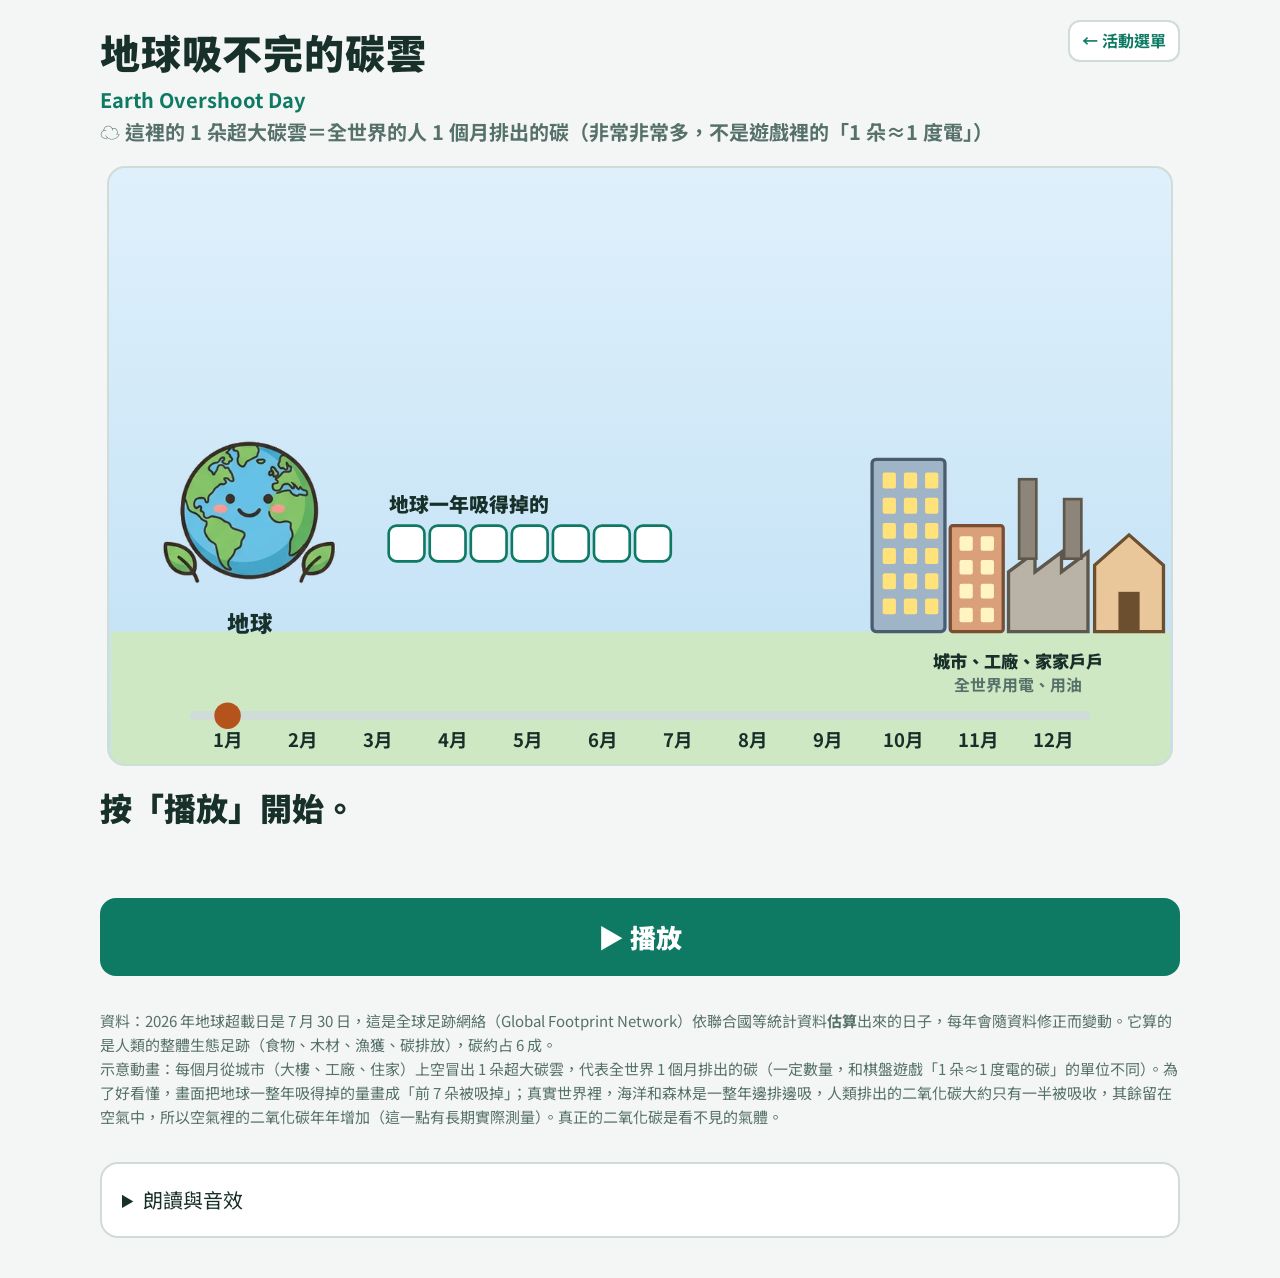
<file: overshoot/index.html>
<!doctype html>
<html lang="zh-Hant">
<head>
<meta charset="utf-8">
<meta name="viewport" content="width=device-width, initial-scale=1, viewport-fit=cover">
<title>地球吸不完的碳雲</title>
<link rel="preconnect" href="https://fonts.googleapis.com">
<link rel="stylesheet" href="https://fonts.googleapis.com/css2?family=Noto+Sans+TC:wght@400;500;700;900&display=swap">
<link rel="stylesheet" href="../engine/activity.css">
<style>
/* 第二節 引起動機：一年 12 個月、每月飄上一朵碳雲；地球吸得掉的到 7 月 30 日就用完，後面的留在天上 */
.fx{transform-box:fill-box;transform-origin:center}
</style>
</head>
<body>
<main class="wrap">
  <div class="top">
    <header><h1>地球吸不完的碳雲</h1><p class="en">Earth Overshoot Day</p>
      <p class="sub" style="font-weight:700">☁️ 這裡的 1 朵超大碳雲＝全世界的人 1 個月排出的碳（非常非常多，不是遊戲裡的「1 朵≈1 度電」）</p></header>
    <a class="home" href="../lesson/index.html">← 活動選單</a>
  </div>
  <div class="scene"><svg class="stage" id="svg" viewBox="0 0 1600 900" role="img" aria-label="一年十二個月的碳雲動畫"></svg></div>
  <div class="caption" id="cap" aria-live="polite">按「播放」開始。</div>
  <div class="row"><button class="go" id="play">▶ 播放</button></div>
  <p class="src">資料：2026 年地球超載日是 7 月 30 日，這是全球足跡網絡（Global Footprint Network）依聯合國等統計資料<b>估算</b>出來的日子，每年會隨資料修正而變動。它算的是人類的整體生態足跡（食物、木材、漁獲、碳排放），碳約占 6 成。<br>
    示意動畫：每個月從城市（大樓、工廠、住家）上空冒出 1 朵超大碳雲，代表全世界 1 個月排出的碳（一定數量，和棋盤遊戲「1 朵≈1 度電的碳」的單位不同）。為了好看懂，畫面把地球一整年吸得掉的量畫成「前 7 朵被吸掉」；真實世界裡，海洋和森林是一整年邊排邊吸，人類排出的二氧化碳大約只有一半被吸收，其餘留在空氣中，所以空氣裡的二氧化碳年年增加（這一點有長期實際測量）。真正的二氧化碳是看不見的氣體。</p>
  <details class="panel"><summary>朗讀與音效</summary><div id="opts"></div></details>
</main>

<script src="../engine/tts-zh.js"></script>
<script src="../engine/sfx.js"></script>
<script src="../themes/save-power/icons.js"></script>
<script src="../themes/save-power/theme.js"></script>
<script src="../engine/activity.js"></script>
<script>
(function () {
  const { $, anim, sleep, sfx, TH } = Act;
  const ART = '../themes/save-power/art/';
  const CLOUD = ART + TH.art.cloud, EARTH = ART + TH.art.earth;
  const NS = 'http://www.w3.org/2000/svg';
  const svg = $('svg');
  const CAP = 7;                                   // 地球一年吸得掉的（示意：7 個月份）
  const X0 = 120, X1 = 1480, MX = (m) => X0 + (X1 - X0) * (m - 0.5) / 12;   // 第 m 個月在時間軸上的位置
  // var(--x) 不能寫在 SVG 屬性裡，要放進 style 才吃得到深淺色
  const el = (tag, attr, parent = svg) => { const e = document.createElementNS(NS, tag);
    for (const k in attr) String(attr[k]).startsWith('var(') ? e.style.setProperty(k, attr[k]) : e.setAttribute(k, attr[k]);
    parent.appendChild(e); return e; };

  function reset() {
    svg.innerHTML = '';
    el('rect', { x: 0, y: 700, width: 1600, height: 200, fill: 'var(--ground)' });
    el('image', { href: EARTH, x: 70, y: 380, width: 280, height: 280, id: 'earth', class: 'fx' });   // 2026-11-13 往上移 90，離開地面與時間軸
    el('text', { x: 210, y: 700, 'text-anchor': 'middle', 'font-size': 34, 'font-weight': 900, fill: 'var(--ink)' }).textContent = '地球';
    // 地球吸得掉的量：7 格
    el('text', { x: 420, y: 520, 'font-size': 30, 'font-weight': 900, fill: 'var(--ink)' }).textContent = '地球一年吸得掉的';
    for (let i = 0; i < CAP; i++) el('rect', { x: 420 + i * 62, y: 540, width: 54, height: 54, rx: 12, fill: 'var(--paper)', stroke: 'var(--accent)', 'stroke-width': 4, id: 'slot' + i });
    // 時間軸
    el('rect', { x: X0, y: 820, width: X1 - X0, height: 14, rx: 7, fill: 'var(--line)' });
    for (let m = 1; m <= 12; m++) el('text', { x: MX(m), y: 875, 'text-anchor': 'middle', 'font-size': 28, 'font-weight': 700, fill: 'var(--ink)' }).textContent = m + '月';
    el('circle', { cx: MX(1), cy: 827, r: 20, fill: 'var(--warn)', id: 'dot', class: 'fx' });
    // 排碳的城市：大樓、工廠、住家——全世界的人生活、工作都在用電用油
    // 辦公大樓（窗戶亮著）
    el('rect', { x: 1150, y: 440, width: 110, height: 260, rx: 6, fill: '#9fb4c7', stroke: '#4a5d70', 'stroke-width': 5 });
    for (let r = 0; r < 6; r++) for (let c = 0; c < 3; c++) el('rect', { x: 1166 + c * 32, y: 460 + r * 38, width: 20, height: 24, rx: 3, fill: '#ffe27a' });
    // 公寓
    el('rect', { x: 1268, y: 540, width: 80, height: 160, rx: 4, fill: '#d9a07a', stroke: '#7a4e32', 'stroke-width': 5 });
    for (let r = 0; r < 4; r++) for (let c = 0; c < 2; c++) el('rect', { x: 1282 + c * 32, y: 556 + r * 36, width: 20, height: 22, rx: 3, fill: '#fff4c2' });
    // 工廠（鋸齒屋頂＋兩支煙囪）
    el('path', { d: 'M1356 700v-90l40-30v30l40-30v30l40-30v120z', fill: '#b9b2a6', stroke: '#5e574c', 'stroke-width': 5 });
    el('rect', { x: 1372, y: 470, width: 26, height: 120, fill: '#8d857a', stroke: '#5e574c', 'stroke-width': 4 });
    el('rect', { x: 1440, y: 500, width: 26, height: 90, fill: '#8d857a', stroke: '#5e574c', 'stroke-width': 4 });
    // 住家
    el('path', { d: 'M1486 700v-100l52-46 52 46v100z', fill: '#e9c79b', stroke: '#6b4f2e', 'stroke-width': 5 });
    el('rect', { x: 1522, y: 640, width: 32, height: 60, fill: '#6b4f2e' });
    el('text', { x: 1370, y: 755, 'text-anchor': 'middle', 'font-size': 26, 'font-weight': 900, fill: 'var(--ink)' }).textContent = '城市、工廠、家家戶戶';
    el('text', { x: 1370, y: 790, 'text-anchor': 'middle', 'font-size': 24, 'font-weight': 700, fill: 'var(--muted)' }).textContent = '全世界用電、用油';
    // 計數
    el('text', { x: 40, y: 70, 'font-size': 40, 'font-weight': 900, fill: 'var(--ink)', id: 'count' }).textContent = '';
    el('g', { id: 'sky' });
  }
  let dotX = 0;
  const moveDot = (m) => { const a = dotX; dotX = MX(m) - MX(1); return anim($('dot'), [{ transform: `translateX(${a}px)` }, { transform: `translateX(${dotX}px)` }], 500); };

  // 一朵「超大」碳雲從城市（大樓、工廠煙囪、住家）上空冒出：代表全世界一個月排出的碳
  const FROM = [1360, 420];
  function puff() {
    const g = el('g', {}, $('sky'));
    el('image', { href: CLOUD, x: -130, y: -98, width: 260, height: 196 }, g);
    g.setAttribute('transform', `translate(${FROM[0]} ${FROM[1]}) scale(.4)`);
    sfx.rise();
    return g;
  }
  async function fly(g, from, to, ms, s0 = 1, s1 = 1, o1 = 1) {
    await anim(g, [{ transform: `translate(${from[0]}px,${from[1]}px) scale(${s0})` }, { transform: `translate(${to[0]}px,${to[1]}px) scale(${s1})`, opacity: o1 }], ms);
    g.removeAttribute('transform');
  }
  async function absorb(m) {
    await moveDot(m);
    const g = puff();
    await fly(g, FROM, [800, 260], 1100, .4, 1.4);
    g.setAttribute('transform', 'translate(800 260) scale(1.4)'); await sleep(450);
    const sx = 420 + (m - 1) * 62 + 27;
    await fly(g, [800, 260], [sx, 567], 800, 1.4, .2);
    $('slot' + (m - 1)).setAttribute('fill', '#9fd8b8');
    anim($('earth'), [{ transform: 'scale(1)' }, { transform: 'scale(1.06)' }, { transform: 'scale(1)' }], 400);
    $('count').textContent = `地球吸掉了 ${m} 個月的碳`;
  }
  let stay = 0;
  async function linger(m) {
    await moveDot(m);
    const g = puff(); stay++;
    const tx = 520 + (stay - 1) * 190, ty = 120 + (stay % 2) * 70;
    await fly(g, FROM, [tx, ty], 1100, .4, .8);
    g.setAttribute('transform', `translate(${tx} ${ty}) scale(.8)`);
    g.querySelector('image').style.filter = 'brightness(.75)';
    $('count').textContent = `留在天上 ${stay} 個月的碳`;
  }
  async function overshoot() {
    await moveDot(7.97);
    sfx.block();
    const t = el('text', { x: 800, y: 420, 'text-anchor': 'middle', 'font-size': 64, 'font-weight': 900, fill: 'var(--warn)', class: 'fx', stroke: 'var(--paper)', 'stroke-width': 8, 'paint-order': 'stroke' });
    t.textContent = '7月30日 地球超載日！';
    const n = el('text', { x: 800, y: 475, 'text-anchor': 'middle', 'font-size': 30, 'font-weight': 700, fill: 'var(--ink)', class: 'fx', stroke: 'var(--paper)', 'stroke-width': 6, 'paint-order': 'stroke' });
    n.textContent = '（科學家估算的日子）';
    const pop = [{ transform: 'scale(.3)', opacity: 0 }, { transform: 'scale(1.1)', opacity: 1 }, { transform: 'scale(1)', opacity: 1 }];
    await Promise.all([anim(t, pop, 700), anim(n, pop, 700)]);
    await sleep(1200);
    await Promise.all([anim(t, [{ opacity: 1 }, { opacity: 0 }], 500), anim(n, [{ opacity: 1 }, { opacity: 0 }], 500)]);
  }
  const months = (a, b, f) => async () => { for (let m = a; m <= b; m++) await f(m); };
  const steps = [
    { say: '城市裡的大樓、工廠，還有家家戶戶，都在用電、用油。這裡的一朵超大碳雲，是全世界的人一個月排出的碳，非常非常多。地球每年只吸得掉一定的數量。', run: async () => { await anim($('earth'), [{ transform: 'scale(.6)', opacity: 0 }, { transform: 'scale(1)', opacity: 1 }], 800); } },
    { say: '一月、二月、三月……每個月全世界排出一朵超大碳雲，地球把它吸掉了。', run: months(1, 7, absorb) },
    { say: '科學家估算，今年到7月30日，人類排的，就已經超過地球一整年吸得掉的量了。', run: overshoot },
    { say: '後面排的碳雲，地球吸不完，就一直留在天上。', run: months(8, 12, linger) },
    { say: '碳雲越來越多，地球就越來越熱。今天我們要過一天，看看能不能少排一點碳雲。', run: async () => { await anim($('earth'), [{ filter: 'none' }, { filter: 'sepia(.6) saturate(2) hue-rotate(-20deg)' }], 1200); } },
  ];
  Act.mountOptions($('opts'), '你好，我是朗讀的聲音。地球每年只吸得掉一定的數量。');
  Act.story(steps, { caption: $('cap'), play: $('play'), reset: () => { stay = 0; dotX = 0; reset(); } });
  reset();
})();
</script>
</body>
</html>
</file>
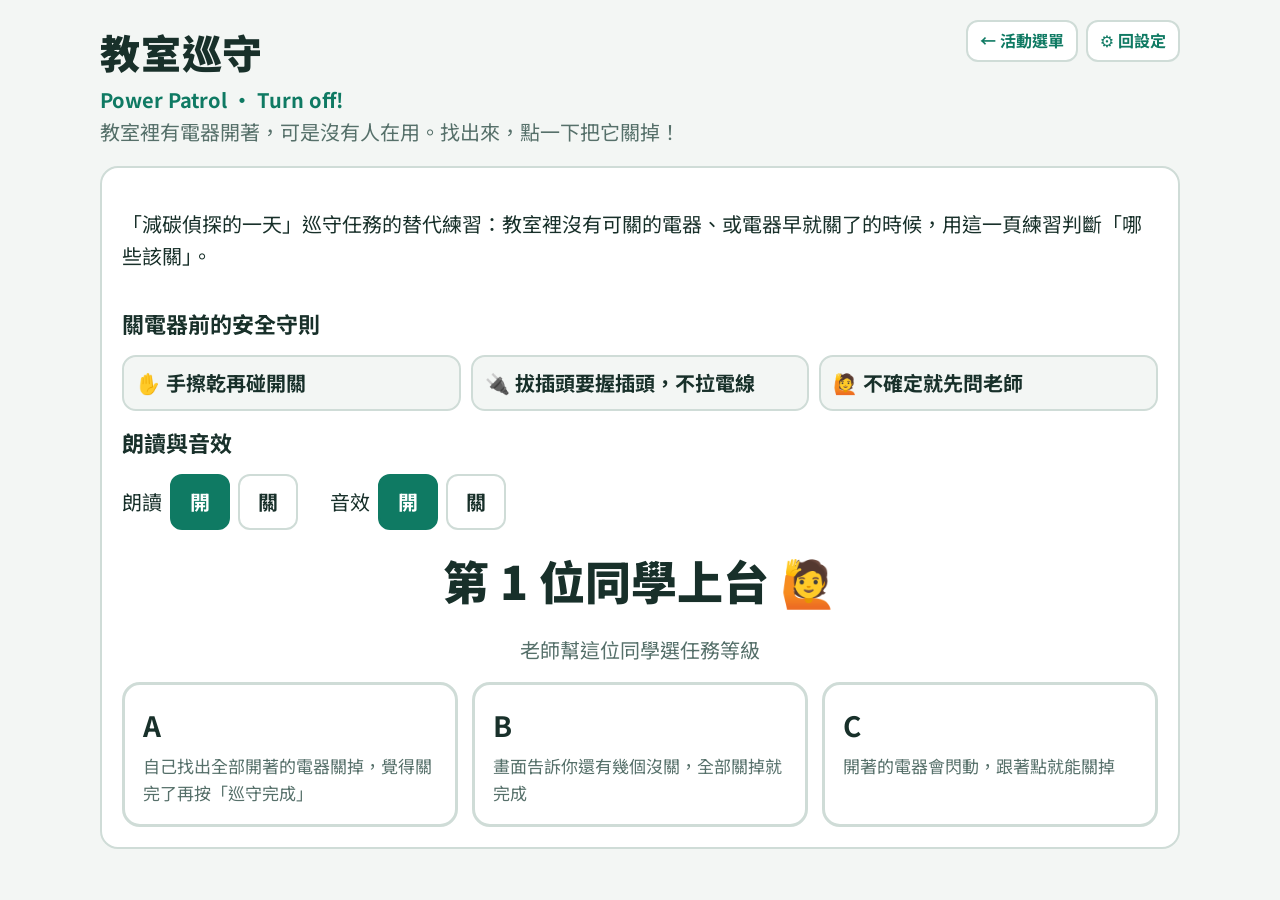
<file: patrol/index.html>
<!doctype html>
<html lang="zh-Hant">
<head>
<meta charset="utf-8">
<meta name="viewport" content="width=device-width, initial-scale=1, viewport-fit=cover">
<title>教室巡守</title>
<link rel="preconnect" href="https://fonts.googleapis.com">
<link rel="stylesheet" href="https://fonts.googleapis.com/css2?family=Noto+Sans+TC:wght@400;500;700;900&display=swap">
<link rel="stylesheet" href="../engine/activity.css">
<style>
/* 第二節 巡守任務的替代：教室裡有電器開著沒人用，點一下關掉。
   給「教室沒有可關的電器、或電器早就關了」的時候用，學生仍能練習判斷「哪些該關」 */
.room{position:relative;width:100%;aspect-ratio:16/10;border-radius:20px;overflow:hidden;border:3px solid var(--line);
  background:linear-gradient(#fdf6e3 0 66%,#d9b98c 66% 100%)}
.room .win{position:absolute;left:30%;top:9%;width:22%;height:34%;border:8px solid #ffffff;border-radius:6px;background:linear-gradient(#bfe4fb,#e8f6ff);box-shadow:0 0 0 2px #c9b99a}
.room .win::after{content:"";position:absolute;left:50%;top:0;bottom:0;border-left:6px solid #fff}
.room .board{position:absolute;left:56%;top:10%;width:26%;height:26%;background:#2f5d4b;border:8px solid #b58a57;border-radius:6px}
.room .desk{position:absolute;left:4%;top:68%;width:30%;height:7%;background:#a8784a;border-radius:6px}
.room .desk::before,.room .desk::after{content:"";position:absolute;top:100%;width:6%;height:160%;background:#8b6238}
.room .desk::before{left:6%}.room .desk::after{right:6%}
.room .sock{position:absolute;left:48%;top:80%;width:3%;height:5%;background:#fff;border:2px solid #b7a98f;border-radius:4px}
.ap{position:absolute;width:var(--w,14%);aspect-ratio:1;padding:0;border:none;background:none;cursor:pointer;border-radius:16px}
.ap img,.ap svg{width:100%;height:100%;object-fit:contain;display:block;transition:filter .3s,opacity .3s}
.ap .tag{position:absolute;left:50%;bottom:-2px;transform:translateX(-50%);white-space:nowrap;font-size:clamp(12px,1.7vw,18px);font-weight:900;padding:1px 8px;border-radius:99px;background:var(--paper);border:2px solid var(--line);color:var(--ink)}
.ap.on img,.ap.on svg{filter:drop-shadow(0 0 10px #ffd400) drop-shadow(0 0 4px #ffb000)}
.ap.on .tag{border-color:#e0a800;background:#fff4c2;color:#5a4300}
.ap.off img,.ap.off svg{filter:grayscale(1) brightness(.8);opacity:.6}
.ap.off .tag{color:var(--muted)}
.ap.hint{animation:pulse 1s ease-in-out infinite}
.ap.wrong{animation:shake .4s}
.ap:focus-visible{outline:4px solid var(--accent);outline-offset:2px}
.room.dark{background:linear-gradient(#cfc8b6 0 66%,#a9906d 66% 100%)}
.left{font-size:24px;font-weight:900}
.safe{display:grid;grid-template-columns:repeat(auto-fit,minmax(200px,1fr));gap:10px}
.safe div{background:var(--bg);border:2px solid var(--line);border-radius:14px;padding:10px 12px;font-weight:700}
@media (prefers-reduced-motion: reduce){.ap.hint,.ap.wrong{animation:none}}
</style>
</head>
<body>
<main class="wrap">
  <div class="top">
    <header><h1>教室巡守</h1><p class="en">Power Patrol · Turn off!</p>
      <p class="sub">教室裡有電器開著，可是沒有人在用。找出來，點一下把它關掉！</p></header>
    <a class="home" href="../lesson/index.html">← 活動選單</a>
  </div>
  <section id="setup" class="panel">
    <p>「減碳偵探的一天」巡守任務的替代練習：教室裡沒有可關的電器、或電器早就關了的時候，用這一頁練習判斷「哪些該關」。</p>
    <h2>關電器前的安全守則</h2>
    <div class="safe"><div>✋ 手擦乾再碰開關</div><div>🔌 拔插頭要握插頭，不拉電線</div><div>🙋 不確定就先問老師</div></div>
    <h2>朗讀與音效</h2>
    <div id="opts"></div>
    <button class="go" id="start">開始，第 1 位上台 ▶</button>
  </section>
  <section id="turn" class="panel" hidden></section>
  <section id="play" hidden>
    <div class="wrap" style="gap:14px">
      <div class="bar"><span class="prog" id="prog"></span><span class="sp"></span><span class="left" id="left"></span>
        <button class="small" id="again">🔊 再念一次</button><button class="small" id="hintbtn">💡 提示</button></div>
      <div class="room" id="room"></div>
      <div class="msg" id="msg" aria-live="polite"></div>
      <div class="row" id="acts"></div>
    </div>
  </section>
  <section id="done" class="panel" hidden></section>
</main>
<script src="../engine/tts-zh.js"></script>
<script src="../engine/sfx.js"></script>
<script src="../themes/save-power/icons.js"></script>
<script src="../themes/save-power/theme.js"></script>
<script src="../engine/activity.js"></script>
<script>
(function () {
  const { $, speak, speakEn, sfx, icon } = Act;
  // 教室裡的電器與位置（百分比）。每局隨機挑幾樣「開著沒人用」（教室沒有冰箱，2026-11-14 拿掉）
  const SPOTS = [
    { key: 'bulb',   name: '電燈',   x: 44, y: 0,  w: 12, offName: 'lightsOff' },
    { key: 'ac',     name: '冷氣',   x: 4,  y: 8,  w: 20 },
    { key: 'tv',     name: '電視',   x: 58, y: 38, w: 15 },
    { key: 'pcOn',   name: '電腦',   x: 10, y: 46, w: 15 },
    { key: 'fan',    name: '電扇',   x: 76, y: 44, w: 15 },
    { key: 'plug',   name: '延長線', x: 38, y: 70, w: 13 },
  ];
  const TIERS = {
    A: { name: 'A', desc: '自己找出全部開著的電器關掉，覺得關完了再按「巡守完成」', k: 4, count: false, blink: false, self: true },
    B: { name: 'B', desc: '畫面告訴你還有幾個沒關，全部關掉就完成', k: 3, count: true, blink: false, self: false },
    C: { name: 'C', desc: '開著的電器會閃動，跟著點就能關掉', k: 2, count: true, blink: true, self: false },
  };
  const P = {};
  const shuffle = (a) => { a = a.slice(); for (let i = a.length - 1; i > 0; i--) { const j = Math.floor(Math.random() * (i + 1)); [a[i], a[j]] = [a[j], a[i]]; } return a; };
  const left = () => SPOTS.filter((s) => P.on.has(s.key));
  let lastSet = '';
  function play(tier, n, done) {
    const t = TIERS[tier];
    let pick; do { pick = shuffle(SPOTS).slice(0, t.k).map((s) => s.key); } while (pick.slice().sort().join() === lastSet);
    lastSet = pick.slice().sort().join();
    Object.assign(P, { tier, n, done, on: new Set(pick), offed: [], wrong: 0, hinted: false, over: false });
    $('prog').textContent = `第 ${n} 位・${t.name}`;
    $('room').innerHTML = '<div class="win"></div><div class="board"></div><div class="desk"></div><div class="sock"></div>' +
      SPOTS.map((s) => `<button class="ap" data-k="${s.key}" style="left:${s.x}%;top:${s.y}%;--w:${s.w}%">${icon(s.key, s.name)}<span class="tag"></span></button>`).join('');
    $('acts').innerHTML = t.self ? '<button class="go" id="fin">巡守完成 ✓</button>' : '';
    if (t.self) $('fin').addEventListener('click', selfDone);
    $('msg').className = 'msg'; $('msg').textContent = '';
    draw();
    if (t.blink) hint(true);
    speak(t.count ? `教室裡有${pick.length}個電器開著，沒有人在用。找出來，點一下關掉。` : '教室裡有電器開著，沒有人在用。找出來，點一下關掉。');
  }
  function draw() {
    const t = TIERS[P.tier];
    $('room').querySelectorAll('.ap').forEach((b) => {
      const s = SPOTS.find((x) => x.key === b.dataset.k), on = P.on.has(s.key);
      b.classList.toggle('on', on); b.classList.toggle('off', !on);
      b.querySelector('.tag').textContent = s.name + (on ? '・開著' : '・已關');
      b.setAttribute('aria-label', b.querySelector('.tag').textContent);
    });
    $('room').classList.toggle('dark', !P.on.has('bulb'));
    $('left').textContent = t.count && !P.over ? `還有 ${P.on.size} 個沒關` : '';
  }
  function hint(silent) {
    P.hinted = P.hinted || !silent;
    $('room').querySelectorAll('.ap').forEach((b) => b.classList.toggle('hint', P.on.has(b.dataset.k)));
  }
  $('room').addEventListener('click', (e) => {
    const b = e.target.closest('.ap'); if (!b || P.over) return;
    const s = SPOTS.find((x) => x.key === b.dataset.k);
    if (!P.on.has(s.key)) {
      const say = `${s.name}已經關了，找找看還有哪個開著？`;
      $('msg').className = 'msg no'; $('msg').textContent = say; return speak(say);
    }
    P.on.delete(s.key); P.offed.push(s.name); b.classList.remove('hint'); sfx.step(); draw();
    $('msg').className = 'msg ok'; $('msg').textContent = `${s.name}關掉了！Turn off! 關掉！`;
    // 關掉最後一個（非自行按完成的等級）：等「關掉了！Turn off!」唸完才進結算，不用固定秒數蓋掉語音
    const last = !TIERS[P.tier].self && P.on.size === 0;
    speak(`${s.name}關掉了！`, { onEnd: () => speakEn('Turn off!', last ? { onEnd: () => setTimeout(finish, 400) } : {}) });
  });
  function selfDone() {
    if (P.over) return;
    if (P.on.size) {
      P.wrong++; sfx.gentle();
      const say = P.wrong >= 2 ? `還有${P.on.size}個電器開著喔，看看閃動的地方。` : '還有電器開著喔，再仔細看看教室。';
      $('msg').className = 'msg no'; $('msg').textContent = say; speak(say);
      if (P.wrong >= 2) hint();
      return;
    }
    finish();
  }
  function finish() {
    if (P.over) return;
    P.over = true; sfx.good(); draw();
    const how = P.tier === 'C' ? '協助' : (P.wrong === 0 && !P.hinted ? '獨立' : '提示');
    const n = P.offed.length;
    $('msg').className = 'msg ok';
    $('msg').textContent = `巡守完成！關掉了 ${n} 個電器。`;
    speak(`巡守完成！你關掉了${n}個沒人用的電器。`);
    $('acts').innerHTML = '<button class="go" id="next">完成 ✓</button>';
    $('next').addEventListener('click', () => P.done({ list: P.offed.join('、'), how }), { once: true });
  }
  $('again').addEventListener('click', () => P.over ? speak('按完成。') : speak('教室裡有電器開著，沒有人在用。找出來，點一下關掉。'));
  $('hintbtn').addEventListener('click', () => { if (!P.over && P.on.size) { hint(); speak(`找找看${left()[0].name}。`); } });
  Act.mountOptions($('opts'), '你好，我是朗讀的聲音。電燈關掉了！');
  const turns = Act.turns({ tiers: TIERS, play, resultCols: ['關掉的電器'], row: (x) => [x.list] });
  $('start').addEventListener('click', () => { $('setup').hidden = true; turns.next(); });
  window.__patrol = { P, SPOTS, left };
})();
</script>
</body>
</html>
</file>
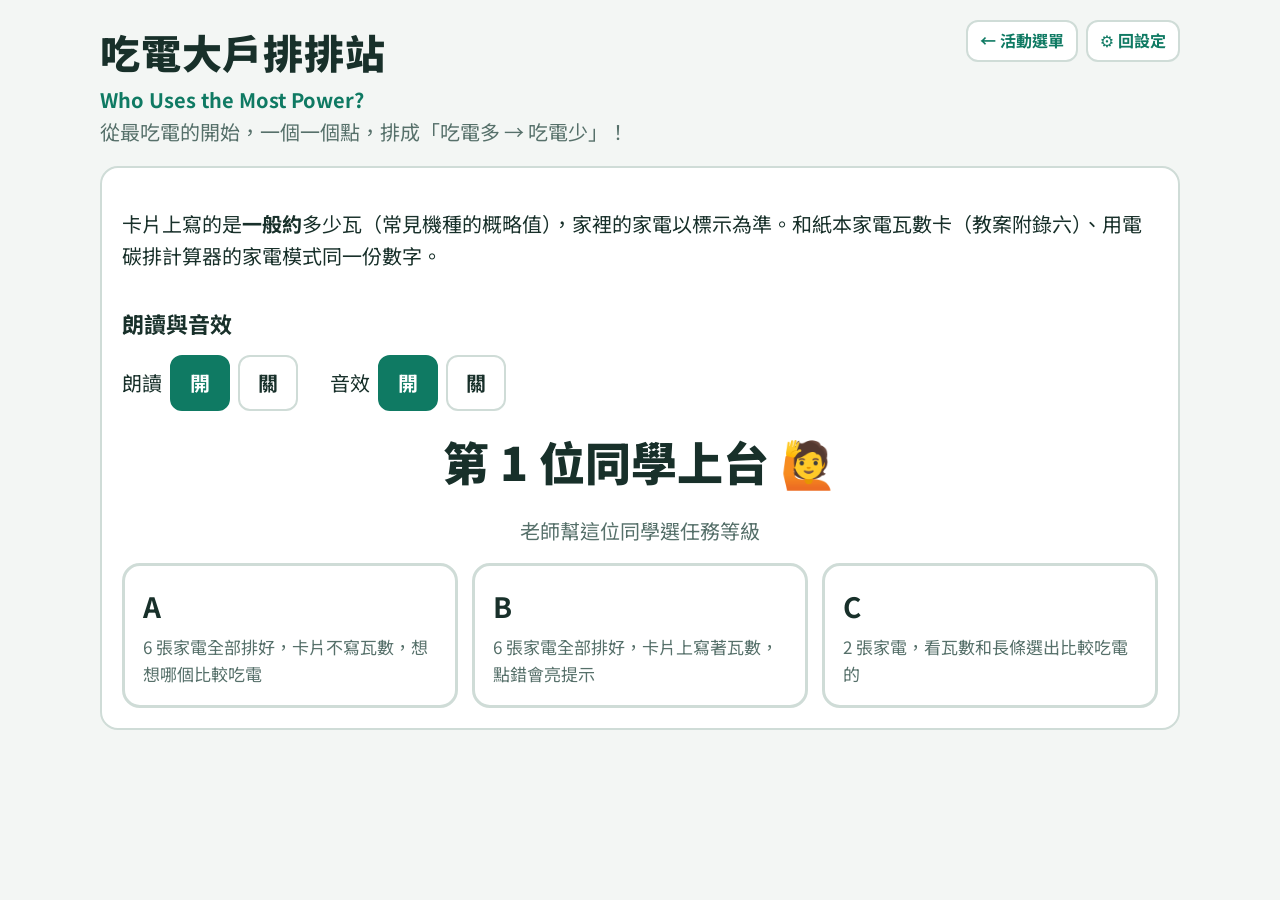
<file: rank/index.html>
<!doctype html>
<html lang="zh-Hant">
<head>
<meta charset="utf-8">
<meta name="viewport" content="width=device-width, initial-scale=1, viewport-fit=cover">
<title>吃電大戶排排站</title>
<link rel="preconnect" href="https://fonts.googleapis.com">
<link rel="stylesheet" href="https://fonts.googleapis.com/css2?family=Noto+Sans+TC:wght@400;500;700;900&display=swap">
<link rel="stylesheet" href="../engine/activity.css">
<style>
/* 第一節 綜合活動：從最吃電的開始，依序點家電，排成「吃電多 → 吃電少」；排完看一個月各用幾度 */
.slots{display:grid;grid-template-columns:repeat(var(--n),minmax(0,1fr));gap:10px}
.slot{border:3px dashed var(--line);border-radius:16px;min-height:150px;display:flex;flex-direction:column;align-items:center;justify-content:center;gap:4px;padding:8px;font-weight:900;text-align:center}
.slot .rk{font-size:15px;color:var(--muted)}
.slot img,.slot svg{width:64px;height:64px;object-fit:contain}
.slot.filled{border-style:solid;border-color:var(--ok);background:color-mix(in srgb,var(--ok) 10%,var(--paper))}
.ends{display:flex;justify-content:space-between;font-weight:900;color:var(--muted)}
.wbar{width:100%;height:12px;border-radius:6px;background:var(--line);overflow:hidden}
.wbar i{display:block;height:100%;background:var(--warn)}
.bars{display:flex;flex-direction:column;gap:10px}
.bars .b{display:grid;grid-template-columns:56px 130px 1fr 140px;gap:10px;align-items:center;font-size:20px;font-weight:700}
.bars img,.bars svg{width:48px;height:48px;object-fit:contain}
.bars .track{height:26px;border-radius:13px;background:var(--line);overflow:hidden}
.bars .track i{display:block;height:100%;border-radius:13px;background:var(--accent);transition:width .8s}
.bars .v{text-align:right;font-variant-numeric:tabular-nums}
.aha{font-size:22px;font-weight:900;color:var(--warn)}
@media (max-width:640px){.bars .b{grid-template-columns:40px 90px 1fr 100px;font-size:16px}.slot{min-height:110px}.slot img,.slot svg{width:44px;height:44px}}
</style>
</head>
<body>
<main class="wrap">
  <div class="top">
    <header><h1>吃電大戶排排站</h1><p class="en">Who Uses the Most Power?</p>
      <p class="sub">從最吃電的開始，一個一個點，排成「吃電多 → 吃電少」！</p></header>
    <a class="home" href="../lesson/index.html">← 活動選單</a>
  </div>

  <section id="setup" class="panel">
    <p>卡片上寫的是<b>一般約</b>多少瓦（常見機種的概略值），家裡的家電以標示為準。和紙本家電瓦數卡（教案附錄六）、用電碳排計算器的家電模式同一份數字。</p>
    <h2>朗讀與音效</h2>
    <div id="opts"></div>
    <button class="go" id="start">開始，第 1 位上台 ▶</button>
  </section>

  <section id="turn" class="panel" hidden></section>

  <section id="play" hidden>
    <div class="wrap" style="gap:14px">
      <div class="bar"><span class="prog" id="prog"></span><span class="sp"></span>
        <button class="small" id="again">🔊 再念一次</button><button class="small" id="hintbtn">💡 提示</button></div>
      <div class="ends"><span>⚡ 吃電最多</span><span>吃電最少 🍃</span></div>
      <div class="slots" id="slots"></div>
      <div class="msg" id="msg" aria-live="polite"></div>
      <div class="cards" id="cards"></div>
      <div id="after"></div>
    </div>
  </section>

  <section id="done" class="panel" hidden></section>
</main>

<script src="../engine/tts-zh.js"></script>
<script src="../engine/sfx.js"></script>
<script src="../themes/save-power/icons.js"></script>
<script src="../themes/save-power/theme.js"></script>
<script src="../engine/activity.js"></script>
<script>
(function () {
  const { $, speak, sfx, icon, TH } = Act;
  const APPS = TH.appliances;                                    // 唯一來源 theme.js
  const MAXW = Math.max(...APPS.map((a) => a.watts));
  const month = (a) => a.watts * a.hours * 30 / 1000;
  const TIERS = {
    A: { name: 'A', desc: `${APPS.length} 張家電全部排好，卡片不寫瓦數，想想哪個比較吃電`, k: APPS.length, bars: false, showW: false, hintAfter: 2 },
    B: { name: 'B', desc: `${APPS.length} 張家電全部排好，卡片上寫著瓦數，點錯會亮提示`, k: APPS.length, bars: false, showW: true, hintAfter: 1 },
    C: { name: 'C', desc: '2 張家電，看瓦數和長條選出比較吃電的', k: 2, bars: true, showW: true, hintAfter: 0 },
  };
  const P = {};
  const shuffle = (a) => { a = a.slice(); for (let i = a.length - 1; i > 0; i--) { const j = Math.floor(Math.random() * (i + 1)); [a[i], a[j]] = [a[j], a[i]]; } return a; };

  function play(tier, n, done) {
    const t = TIERS[tier];
    let pick; do { pick = shuffle(APPS).slice(0, t.k); } while (new Set(pick.map((a) => a.watts)).size < pick.length);
    Object.assign(P, { tier, n, done, items: pick, order: pick.slice().sort((a, b) => b.watts - a.watts), placed: 0, wrong: 0, hinted: false });
    $('prog').textContent = `第 ${n} 位・${t.name}`;
    $('slots').style.setProperty('--n', t.k);
    $('slots').innerHTML = P.order.map((_, i) => `<div class="slot" data-i="${i}"><span class="rk">第 ${i + 1}</span></div>`).join('');
    $('cards').innerHTML = pick.map((a) => `<button class="card" data-k="${a.key}">${icon(a.key, a.name)}<span class="nm">${a.name}</span>${t.showW ? `<span class="w">一般約 ${a.watts} W</span>` : ''}${t.bars ? `<span class="wbar"><i style="width:${a.watts / MAXW * 100}%"></i></span>` : ''}</button>`).join('');
    $('msg').textContent = ''; $('after').innerHTML = '';
    if (t.hintAfter === 0) hint();
    speak(t.k === 2 ? `${pick[0].name}和${pick[1].name}，哪一個比較吃電？點一下。` : `從最吃電的開始，一個一個點。`);
  }
  const want = () => P.order[P.placed];
  function hint() {
    P.hinted = true;
    $('cards').querySelectorAll('.card').forEach((c) => c.classList.toggle('hint', c.dataset.k === want().key));
  }
  $('cards').addEventListener('click', (e) => {
    const c = e.target.closest('.card'); if (!c || c.disabled || P.placed >= P.order.length) return;
    const a = APPS.find((x) => x.key === c.dataset.k), w = want();
    if (a.key !== w.key) {
      P.wrong++; c.classList.add('wrong'); setTimeout(() => c.classList.remove('wrong'), 450); sfx.gentle();
      // A 卡片不寫瓦數：第一次點錯只說「還有更吃電的」，再錯才說出瓦數當提示
      const say = TIERS[P.tier].showW || P.wrong >= 2 ? `${a.name}一般約${a.watts}瓦，還有更吃電的喔。` : `還有更吃電的喔，想一想：哪一個家電用起來最耗電？`;
      $('msg').className = 'msg no'; $('msg').textContent = say; speak(say);
      if (P.wrong >= Math.max(1, TIERS[P.tier].hintAfter)) hint();
      return;
    }
    c.disabled = true; c.classList.remove('hint'); sfx.step();
    const s = $('slots').children[P.placed];
    s.classList.add('filled'); s.innerHTML = `<span class="rk">第 ${P.placed + 1}</span>${icon(a.key, a.name)}<span>${a.name}</span><span class="rk">一般約 ${a.watts} W</span>`;
    P.placed++;
    if (P.tier === 'C' && P.placed === 1) { const rest = P.order[1], s2 = $('slots').children[1]; s2.classList.add('filled'); s2.innerHTML = `<span class="rk">第 2</span>${icon(rest.key, rest.name)}<span>${rest.name}</span><span class="rk">一般約 ${rest.watts} W</span>`; $('cards').querySelector(`[data-k="${rest.key}"]`).disabled = true; P.placed = 2; }
    if (P.placed < P.order.length) {
      $('msg').className = 'msg ok'; $('msg').textContent = `對！${a.name}一般約 ${a.watts} 瓦。下一個呢？`;
      speak(`對！${a.name}一般約${a.watts}瓦。下一個呢？`);
      if (P.hinted && P.tier === 'C') hint(); else $('cards').querySelectorAll('.hint').forEach((x) => x.classList.remove('hint'));
      return;
    }
    finish();
  });
  function bars(list, val, unit) {
    const m = Math.max(...list.map(val));
    return `<div class="bars">${list.map((a) => `<div class="b">${icon(a.key, a.name)}<span>${a.name}</span><span class="track"><i style="width:${val(a) / m * 100}%"></i></span><span class="v">${unit(a)}</span></div>`).join('')}</div>`;
  }
  function finish() {
    sfx.good();
    const how = P.tier === 'C' ? '協助' : (P.wrong === 0 && !P.hinted ? '獨立' : '提示');
    $('msg').className = 'msg ok'; $('msg').textContent = '排好了！';
    $('cards').innerHTML = '';
    const byMonth = P.order.slice().sort((a, b) => month(b) - month(a));
    const jump = byMonth.find((a, i) => P.order.indexOf(a) > i);          // 瓦數排名後面、一個月卻用得多的
    $('after').innerHTML = `<h2>瓦數（用電的力氣）</h2>${bars(P.order, (a) => a.watts, (a) => `一般約 ${a.watts} W`)}
      <div class="row" style="margin-top:14px"><button class="go alt" id="mon">一個月用多少度？📅</button><button class="go" id="next">完成 ✓</button></div>
      <div id="monbox"></div>`;
    speak(`排好了！最吃電的是${P.order[0].name}，一般約${P.order[0].watts}瓦。`);
    $('mon').addEventListener('click', () => {
      $('monbox').innerHTML = `<h2 style="margin-top:14px">一個月大約用幾度（瓦數 × 每天幾小時 × 30 天 ÷ 1000）</h2>
        ${bars(byMonth, month, (a) => `${+month(a).toFixed(1)} 度`)}
        <p class="note">每天使用時數：${byMonth.map((a) => `${a.name} ${a.hours} 小時`).join('、')}。可用「用電碳排計算器」的「家電模式」驗證。</p>
        ${jump ? `<p class="aha">💡 ${jump.name}的瓦數不大，可是一天開 ${jump.hours} 小時，一個月反而用得比較多！</p>` : ''}`;
      speak(jump ? `看一個月用多少度。${jump.name}的瓦數不大，可是一天開${jump.hours}小時，一個月反而用得比較多。` : `看一個月用多少度，最多的是${byMonth[0].name}。`);
    });
    $('next').addEventListener('click', () => P.done({ list: P.order.map((a) => a.name).join(' > '), how }), { once: true });
  }
  $('again').addEventListener('click', () => speak(P.order && P.placed < P.order.length ? '從最吃電的開始，一個一個點。' : '按完成。'));
  $('hintbtn').addEventListener('click', () => { if (P.placed < P.order.length) { hint(); speak(`找找看${want().name}。`); } });

  Act.mountOptions($('opts'), '你好，我是朗讀的聲音。冷氣是九百瓦。');
  const turns = Act.turns({ tiers: TIERS, play, resultCols: ['排出的順序'], row: (x) => [x.list] });
  $('start').addEventListener('click', () => { $('setup').hidden = true; turns.next(); });
  window.__rank = { P, want };
})();
</script>
</body>
</html>
</file>
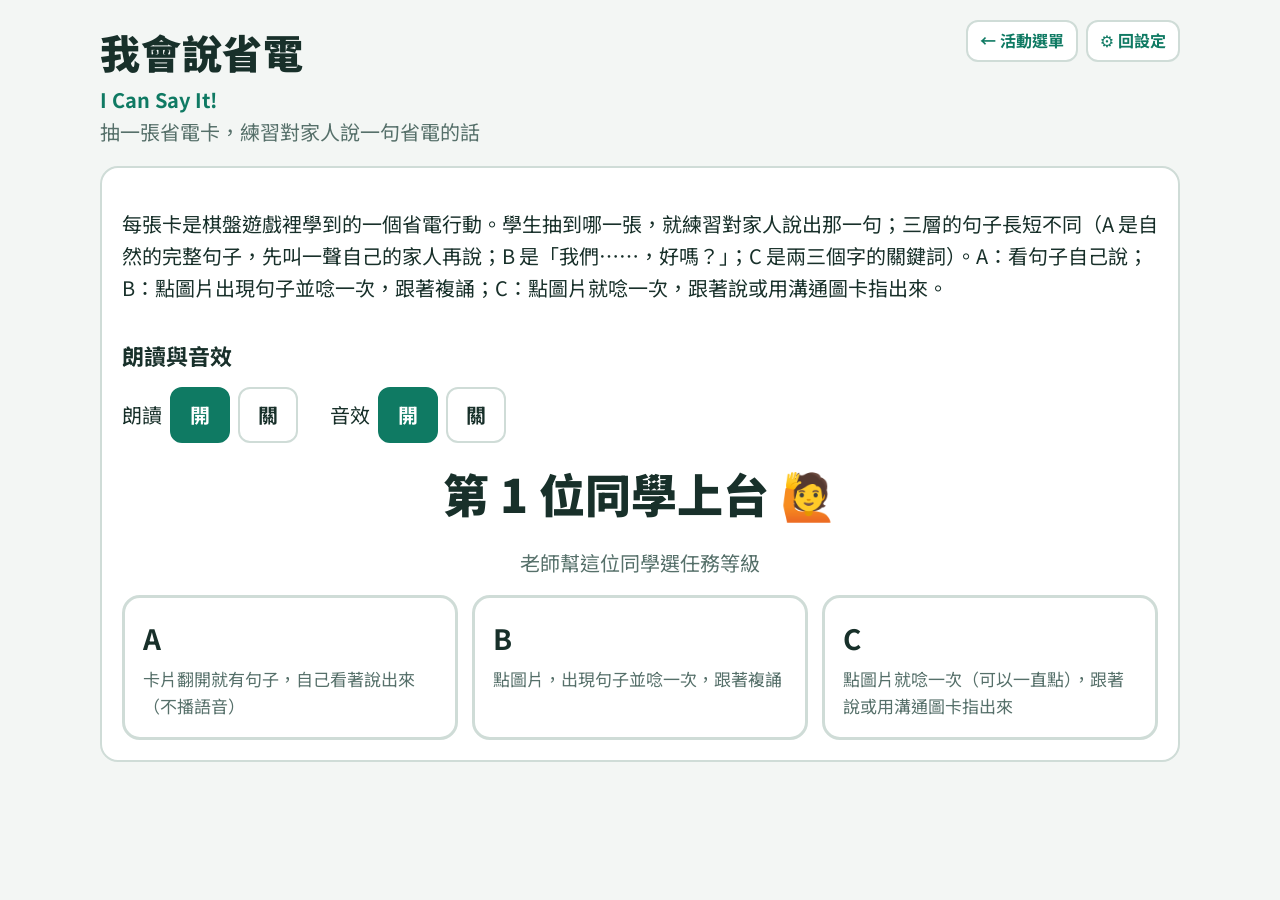
<file: say/index.html>
<!doctype html>
<html lang="zh-Hant">
<head>
<meta charset="utf-8">
<meta name="viewport" content="width=device-width, initial-scale=1, viewport-fit=cover">
<title>我會說省電</title>
<link rel="preconnect" href="https://fonts.googleapis.com">
<link rel="stylesheet" href="https://fonts.googleapis.com/css2?family=Noto+Sans+TC:wght@400;500;700;900&display=swap">
<link rel="stylesheet" href="../engine/activity.css">
<style>
/* 第二節 發展活動二：抽一張省電卡，練習對家人說出那一句（口語、跟讀或指圖卡） */
.deck{display:flex;justify-content:center;padding:10px 0}
.flip{width:min(560px,100%,max(240px,calc((100dvh - 470px) * 4 / 3)));aspect-ratio:4/3;perspective:1200px;border:none;background:none;padding:0}
.flip .in{position:relative;width:100%;height:100%;transition:transform .7s;transform-style:preserve-3d}
.flip.open .in{transform:rotateY(180deg)}
.face{position:absolute;inset:0;border-radius:24px;backface-visibility:hidden;display:flex;flex-direction:column;align-items:center;justify-content:center;gap:10px;padding:18px;border:4px solid var(--line)}
.face.back{background:repeating-linear-gradient(45deg,var(--accent),var(--accent) 18px,color-mix(in srgb,var(--accent) 80%,#fff) 18px,color-mix(in srgb,var(--accent) 80%,#fff) 36px);color:#fff;font-size:44px;font-weight:900;text-shadow:0 2px 4px rgba(0,0,0,.3)}
.face.front{background:var(--paper);transform:rotateY(180deg)}
.face.front img,.face.front svg{width:46%;max-height:58%;object-fit:contain}
.face.front .short{font-size:30px;font-weight:900}
.face.front .en2{font-size:22px;font-weight:900;color:var(--accent)}
.cue{font-size:clamp(20px,3vw,26px);font-weight:900;text-align:center;margin:0 0 8px;color:var(--accent)}
.line{font-size:clamp(26px,4.6vw,40px);font-weight:900;text-align:center;line-height:1.45;padding:14px;border-radius:16px;background:var(--paper);border:3px solid var(--accent)}
@media (prefers-reduced-motion: reduce){.flip .in{transition:none}}
</style>
</head>
<body>
<main class="wrap">
  <div class="top">
    <header><h1>我會說省電</h1><p class="en">I Can Say It!</p>
      <p class="sub">抽一張省電卡，練習對家人說一句省電的話</p></header>
    <a class="home" href="../lesson/index.html">← 活動選單</a>
  </div>

  <section id="setup" class="panel">
    <p>每張卡是棋盤遊戲裡學到的一個省電行動。學生抽到哪一張，就練習對家人說出那一句；三層的句子長短不同（A 是自然的完整句子，先叫一聲自己的家人再說；B 是「我們……，好嗎？」；C 是兩三個字的關鍵詞）。A：看句子自己說；B：點圖片出現句子並唸一次，跟著複誦；C：點圖片就唸一次，跟著說或用溝通圖卡指出來。</p>
    <h2>朗讀與音效</h2>
    <div id="opts"></div>
    <button class="go" id="start">開始，第 1 位上台 ▶</button>
  </section>

  <section id="turn" class="panel" hidden></section>

  <section id="play" hidden>
    <div class="wrap" style="gap:14px">
      <div class="bar"><span class="prog" id="prog"></span><span class="sp"></span>
        <button class="small" id="again">🔊 老師再念一次</button></div>
      <div class="deck"><button class="flip" id="flip" aria-label="抽一張卡"><div class="in">
        <div class="face back">抽一張！<br>Draw</div>
        <div class="face front" id="front"></div></div></button></div>
      <div class="msg" id="msg" aria-live="polite"></div>
      <div id="say" hidden>
        <p class="cue" id="cue" hidden>👋 先叫一聲你的家人，再說：</p>
        <div class="line" id="line"></div>
        <div class="row" style="margin-top:12px" id="tools"></div>
        <div class="row" style="margin-top:16px"><button class="go" id="donebtn">完成任務 ✓</button></div>
      </div>
    </div>
  </section>

  <section id="done" class="panel" hidden></section>
</main>

<script src="../engine/tts-zh.js"></script>
<script src="../engine/sfx.js"></script>
<script src="../themes/save-power/icons.js"></script>
<script src="../themes/save-power/theme.js"></script>
<script src="../engine/activity.js"></script>
<script>
(function () {
  const { $, speak, sfx, icon, TH } = Act;
  const CARDS = TH.sayCards;                                     // 唯一來源 theme.js
  const TIERS = {
    A: { name: 'A', desc: '卡片翻開就有句子，自己看著說出來（不播語音）' },
    B: { name: 'B', desc: '點圖片，出現句子並唸一次，跟著複誦' },
    C: { name: 'C', desc: '點圖片就唸一次（可以一直點），跟著說或用溝通圖卡指出來' },
  };
  // 三層各有自己的句子（theme.js：lineA 自然口語／line 固定句型／lineC 關鍵詞）
  const lineOf = (c, t) => ({ A: c.lineA, B: c.line, C: c.lineC }[t] || c.line);
  const P = {};
  let bag = [];
  const draw = () => { if (!bag.length) bag = CARDS.map((_, i) => i).sort(() => Math.random() - 0.5); return CARDS[bag.pop()]; };

  function play(tier, n, done) {
    Object.assign(P, { tier, n, done, card: null, said: [] });
    $('prog').textContent = `第 ${n} 位・${TIERS[tier].name}`;
    $('flip').classList.remove('open'); $('flip').disabled = false; $('flip').setAttribute('aria-label', '抽一張卡');
    $('say').hidden = true; $('msg').textContent = '';
    speak('點卡片，抽一張省電卡。');
  }
  // 抽卡：第一次點＝翻牌；翻開後再點圖片＝B 顯示句子並唸一次、C 唸一次（可重複）
  $('flip').addEventListener('click', () => {
    if (P.card) return tapImage();
    const c = P.card = draw(); P.said.push(c.short); P.heard = false; sfx.flip();
    $('front').innerHTML = `${icon(c.icon, c.short)}<div class="short">${c.short}</div>${c.en ? `<div class="en2">${c.en}</div>` : ''}`;
    $('flip').classList.add('open'); $('flip').setAttribute('aria-label', '點圖片聽這一句');
    setTimeout(reveal, 750);
  });
  function reveal() {
    const c = P.card, t = P.tier;
    $('say').hidden = false;
    $('line').textContent = lineOf(c, t);
    $('line').hidden = t === 'B';                       // B：點圖片才出現句子
    $('cue').hidden = t !== 'A';                        // A：句子不寫稱呼，學生自己叫家裡真的有的人
    $('tools').innerHTML = '<button class="go alt" id="nextline">下一句 ▶</button>';
    $('nextline').addEventListener('click', nextLine);
    $('msg').className = 'msg ok';
    $('msg').textContent = { A: `抽到：${c.short}。看著句子，自己說說看！`, B: `抽到：${c.short}。點圖片，看句子、聽一次，再跟著說。`, C: `抽到：${c.short}。點圖片聽一次，跟著說。` }[t];
    speak({ A: `你抽到${c.short}。看著句子，自己說說看。`, B: `你抽到${c.short}。點一下圖片。`, C: `你抽到${c.short}。點一下圖片。` }[t]);
  }
  function tapImage() {
    const c = P.card, t = P.tier;
    if (t === 'A') return;
    if (t === 'B') {
      if (P.heard) return;                              // B：只唸一次，之後學生自己複誦
      P.heard = true; $('line').hidden = false; $('msg').textContent = '換你跟著說一次！';
      return speak(lineOf(c, t));
    }
    speak(lineOf(c, t));                                // C：每點一次唸一次
  }
  // 下一句：同一位同學再抽一張練習（翻回背面再抽），老師最後按一次完成方式
  function nextLine() {
    P.card = null; $('say').hidden = true; $('msg').textContent = `已練習 ${P.said.length} 句，再抽一張！`;
    $('flip').classList.remove('open'); $('flip').setAttribute('aria-label', '抽一張卡'); sfx.step();
    speak('再抽一張，練習下一句。');
  }
  // 完成任務：回設定頁換下一位。完成方式依等級自動記（A 自己看句子說＝獨立、B 跟著複誦＝提示、C 跟著說或指圖卡＝協助），不用老師另選
  const HOW = { A: '獨立', B: '提示', C: '協助' };
  $('donebtn').addEventListener('click', () => {
    if (!P.card) return;
    sfx.good(); P.card = null;
    P.done({ card: P.said.join('、'), how: HOW[P.tier] });
  });
  // 🔊 給老師用：任何層級都可以再念一次
  $('again').addEventListener('click', () => { if (!P.card) return speak('點卡片，抽一張省電卡。'); if (P.tier === 'B') $('line').hidden = false; speak(lineOf(P.card, P.tier)); });

  Act.mountOptions($('opts'), '你好，我是朗讀的聲音。我們把冷氣調到二十六度，再開電扇，好嗎？');
  const turns = Act.turns({ tiers: TIERS, play, resultCols: ['練習的句子'], row: (x) => [x.card] });
  $('start').addEventListener('click', () => { $('setup').hidden = true; turns.next(); });
  window.__say = { P };
})();
</script>
</body>
</html>
</file>
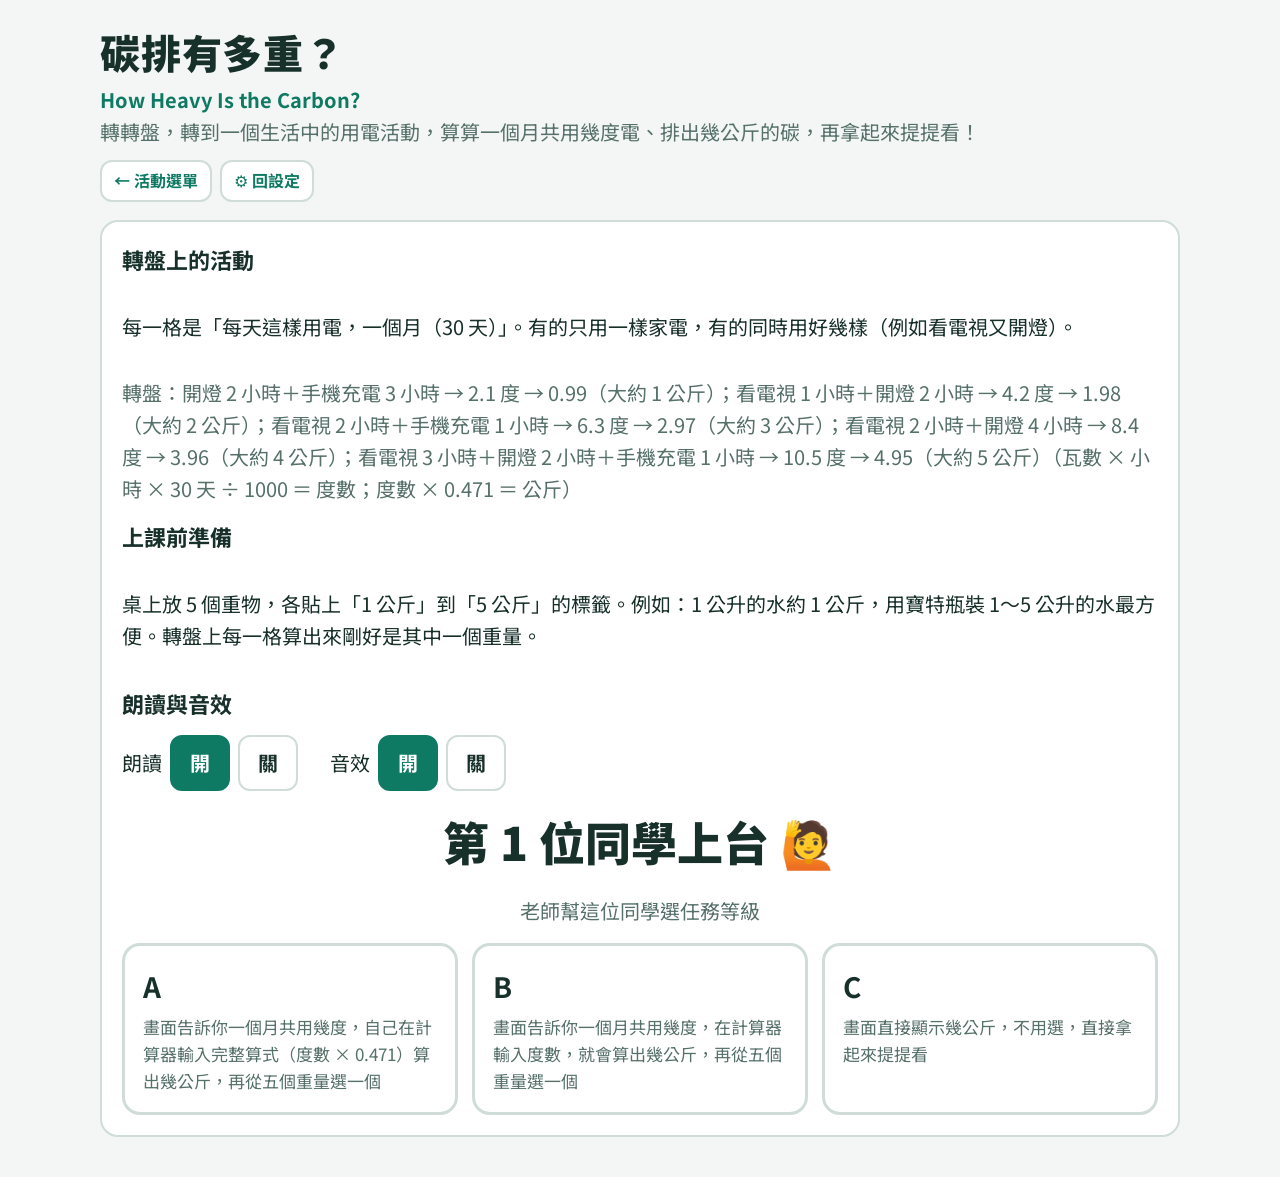
<file: spin/index.html>
<!doctype html>
<html lang="zh-Hant">
<head>
<meta charset="utf-8">
<meta name="viewport" content="width=device-width, initial-scale=1, viewport-fit=cover">
<title>碳排有多重</title>
<link rel="preconnect" href="https://fonts.googleapis.com">
<link rel="stylesheet" href="https://fonts.googleapis.com/css2?family=Noto+Sans+TC:wght@400;500;700;900&display=swap">
<link rel="stylesheet" href="../engine/activity.css">
<style>
/* 第一節 發展活動三：轉盤轉到生活用電活動（可同時用好幾樣）→ 一個月共用幾度 → 排出幾公斤 → 到桌上拿起那個重量提提看 */
.spinbox{display:grid;grid-template-columns:minmax(260px,420px) 1fr;gap:24px;align-items:center}
@media (max-width:760px){.spinbox{grid-template-columns:1fr}}
.wheel{position:relative;width:min(100%,max(220px,calc(100dvh - 430px)));aspect-ratio:1;margin:0 auto}
.wheel svg{width:100%;height:100%;display:block}
.wheel .rot{transform-origin:200px 200px;transition:transform 2.8s cubic-bezier(.15,.85,.25,1)}
.wheel .ptr{position:absolute;left:50%;top:-6px;transform:translateX(-50%);width:0;height:0;border-left:22px solid transparent;border-right:22px solid transparent;border-top:40px solid var(--warn);filter:drop-shadow(0 2px 2px rgba(0,0,0,.25))}
.q{font-size:clamp(26px,4.5vw,38px);font-weight:900;line-height:1.35}
.q .kwh{color:var(--warn)}
.hintline{font-size:22px;font-weight:700;color:var(--accent)}
.formula{font-size:24px;font-weight:900}
.mini{display:flex;flex-direction:column;gap:10px;padding:14px;border-radius:16px;border:3px solid var(--accent);background:var(--paper)}
.mini .read{font-size:30px;font-weight:900;font-variant-numeric:tabular-nums}
.mini .read .in{display:inline-block;min-width:2.2em;padding:0 8px;border-bottom:4px solid var(--accent);text-align:center}
.mini .pad{display:grid;grid-template-columns:repeat(5,1fr);gap:8px}
.mini .read .big{color:var(--warn)}
.ask{font-size:clamp(22px,3.4vw,28px);font-weight:900;color:var(--accent)}
.mini .pad button{font-size:24px;font-weight:900;padding:10px 0;border-radius:12px;border:2px solid var(--line);background:var(--bg)}
.mini .how{font-size:17px;color:var(--muted);margin:0}
.lines{font-size:22px;font-weight:700;line-height:1.7;margin:0;padding:0;list-style:none}
.lines .ans{color:var(--warn);font-weight:900}
.objs{display:flex;flex-wrap:wrap;gap:4px}.objs img,.objs svg{width:40px;height:40px;object-fit:contain}
.lift{font-size:26px;font-weight:900;padding:16px;border-radius:16px;background:color-mix(in srgb,var(--ok) 14%,var(--paper));border:3px solid var(--ok)}
@media (prefers-reduced-motion: reduce){.wheel .rot{transition-duration:.01s}}
</style>
</head>
<body>
<main class="wrap">
  <div class="top">
    <header><h1>碳排有多重？</h1><p class="en">How Heavy Is the Carbon?</p>
      <p class="sub">轉轉盤，轉到一個生活中的用電活動，算算一個月共用幾度電、排出幾公斤的碳，再拿起來提提看！</p></header>
    <a class="home" href="../lesson/index.html">← 活動選單</a>
  </div>

  <section id="setup" class="panel">
    <h2>轉盤上的活動</h2>
    <p>每一格是「每天這樣用電，一個月（30 天）」。有的只用一樣家電，有的同時用好幾樣（例如看電視又開燈）。</p>
    <p class="sub" id="table"></p>
    <h2>上課前準備</h2>
    <p>桌上放 5 個重物，各貼上「1 公斤」到「5 公斤」的標籤。例如：1 公升的水約 1 公斤，用寶特瓶裝 1～5 公升的水最方便。轉盤上每一格算出來剛好是其中一個重量。</p>
    <h2>朗讀與音效</h2>
    <div id="opts"></div>
    <button class="go" id="start">開始，第 1 位上台 ▶</button>
  </section>

  <section id="turn" class="panel" hidden></section>

  <section id="play" hidden>
    <div class="wrap" style="gap:14px">
      <div class="bar"><span class="prog" id="prog"></span><span class="sp"></span>
        <button class="small" id="again">🔊 再念一次</button><button class="small" id="hintbtn">💡 提示</button></div>
      <div class="spinbox">
        <div class="wheel"><div class="ptr"></div><svg viewBox="0 0 400 400" id="wheel"></svg></div>
        <div style="display:flex;flex-direction:column;gap:14px">
          <div class="q" id="q"></div>
          <button class="go" id="spinbtn">轉！Spin</button>
          <ul class="lines" id="lines" hidden></ul>
          <div class="hintline" id="hint" hidden></div>
          <div class="mini" id="mini" hidden></div>
        </div>
      </div>
      <div class="msg" id="msg" aria-live="polite"></div>
      <div class="cards" id="cards"></div>
      <div id="after"></div>
    </div>
  </section>

  <section id="done" class="panel" hidden></section>
</main>

<script src="../engine/tts-zh.js"></script>
<script src="../engine/sfx.js"></script>
<script src="../themes/save-power/icons.js"></script>
<script src="../themes/save-power/theme.js"></script>
<script src="../engine/activity.js"></script>
<script>
(function () {
  const { $, speak, sfx, icon, fmt1, TH } = Act;
  const COEF = TH.constants.kgCO2PerKwh, DAYS = TH.spin.days;
  const APP = Object.fromEntries(TH.appliances.map((a) => [a.key, a]));      // 瓦數的唯一來源＝theme.js appliances
  const ACTS = TH.spin.acts.map((a) => {
    const uses = a.uses.map((u) => ({ ...u, name: APP[u.key].name, w: APP[u.key].watts, kwh: APP[u.key].watts * u.hours * DAYS / 1000 }));
    const kwh = Math.round(uses.reduce((t, u) => t + u.kwh, 0) * 10) / 10;
    return { label: a.label, uses, kwh, kg: kwh * COEF, k: Math.round(kwh * COEF) };
  });
  const kgShow = (kwh) => (Math.round(kwh * COEF * 100) / 100).toFixed(2);   // 0.99、1.98…（2.1 的倍數 × 0.471）
  const COLORS = ['#f6c344', '#5bb8f5', '#7ccf7a', '#f2955b', '#b99be8', '#f28bb0'];
  $('table').textContent = '轉盤：' + ACTS.map((a) => `${a.label} → ${a.kwh} 度 → ${kgShow(a.kwh)}（大約 ${a.k} 公斤）`).join('；') + `（瓦數 × 小時 × ${DAYS} 天 ÷ 1000 ＝ 度數；度數 × ${COEF} ＝ 公斤）`;

  const TIERS = {
    A: { name: 'A', desc: '畫面告訴你一個月共用幾度，自己在計算器輸入完整算式（度數 × 0.471）算出幾公斤，再從五個重量選一個' },
    B: { name: 'B', desc: '畫面告訴你一個月共用幾度，在計算器輸入度數，就會算出幾公斤，再從五個重量選一個' },
    C: { name: 'C', desc: '畫面直接顯示幾公斤，不用選，直接拿起來提提看' },
  };

  // 轉盤（6 格，指針在正上方）：每格畫出用到的家電圖＋幾小時
  const N = ACTS.length, A = 360 / N, ART = '../themes/save-power/art/';
  const pt = (deg, r) => { const a = (deg - 90) * Math.PI / 180; return [200 + r * Math.cos(a), 200 + r * Math.sin(a)]; };
  $('wheel').innerHTML = `<circle cx="200" cy="200" r="196" fill="#3a4658"/><g class="rot" id="rot">` + ACTS.map((act, i) => {
    const [x1, y1] = pt(i * A, 186), [x2, y2] = pt((i + 1) * A, 186), mid = i * A + A / 2;
    const n = act.uses.length, sz = [0, 62, 46, 38][n], gap = A * 0.66 / n;
    const items = act.uses.map((u, k) => {
      const deg = mid + (k - (n - 1) / 2) * gap, [cx, cy] = pt(deg, 126), [tx, ty] = pt(deg, 126 + sz / 2 + 13);
      const href = TH.art[u.key] ? ART + TH.art[u.key] : '';
      return `${href ? `<image href="${href}" x="${cx - sz / 2}" y="${cy - sz / 2}" width="${sz}" height="${sz}" transform="rotate(${deg} ${cx} ${cy})"/>` : ''}
        <text x="${tx}" y="${ty}" transform="rotate(${deg} ${tx} ${ty})" text-anchor="middle" dominant-baseline="middle" font-size="${n > 2 ? 17 : 20}" font-weight="900" fill="#1d2a26" font-family="sans-serif">${u.hours}時</text>`;
    }).join('');
    return `<path d="M200 200L${x1} ${y1}A186 186 0 0 1 ${x2} ${y2}z" fill="${COLORS[i % COLORS.length]}" stroke="#fff" stroke-width="4"/>${items}`;
  }).join('') + `</g><circle cx="200" cy="200" r="34" fill="#fff" stroke="#3a4658" stroke-width="6"/>`;

  let rot = 0, last = -1;
  const P = {};
  function play(tier, n, done) {
    Object.assign(P, { tier, n, done, act: null, wrong: 0, hinted: false, spun: false, lock: false, kwhOK: false, calcOK: false, typed: '' });
    $('prog').textContent = `第 ${n} 位・${TIERS[tier].name}`;
    $('q').innerHTML = '按「轉！」看看轉到什麼用電活動。';
    $('spinbtn').hidden = false; $('spinbtn').disabled = false;
    ['lines', 'hint', 'mini'].forEach((x) => { $(x).hidden = true; });
    $('cards').innerHTML = ''; $('msg').textContent = ''; $('after').innerHTML = '';
    speak('請按轉，看看轉到什麼用電活動。');
  }
  function spin() {
    if (P.spun) return; P.spun = true; $('spinbtn').disabled = true;
    let i; do { i = Math.floor(Math.random() * N); } while (N > 1 && i === last); last = i;
    const want = -(i * A + A / 2);
    rot = rot - (((rot - want) % 360) + 360) % 360 - 360 * 4;       // 再轉 4 圈停在第 i 格
    $('rot').style.transform = `rotate(${rot}deg)`;
    sfx.rattle(); const tick = setInterval(sfx.step, 220);
    const t = matchMedia('(prefers-reduced-motion: reduce)').matches ? 50 : 2900;
    setTimeout(() => { clearInterval(tick); sfx.land(); landed(i); }, t);
  }
  const small = (k, alt) => icon(k, alt).replace(/^<(img|svg)/, '<$1 style="width:34px;height:34px;vertical-align:middle"');
  const lineHTML = (a, show, kg) => a.uses.map((u) => `<li>${small(u.key, u.name)} ${u.name} ${u.w} 瓦 × ${u.hours} 小時 × ${DAYS} 天 ÷ 1000 ＝ <span class="ans">${show ? u.kwh + ' 度' : '？ 度'}</span></li>`).join('')
    + (a.uses.length > 1 ? `<li>合起來：<span class="ans">${show ? a.uses.map((u) => u.kwh).join(' ＋ ') + ' ＝ ' + a.kwh + ' 度' : '？ 度'}</span></li>` : '')
    + (kg ? `<li>${a.kwh} 度 × ${COEF} ＝ ${kgShow(a.kwh)}（大約 <span class="ans">${a.k} 公斤</span>）</li>` : '');
  const sayUses = (a) => a.uses.map((u) => `${u.name}${u.w}瓦，用${u.hours}小時`).join('，');
  const weightSVG = (kg) => `<svg viewBox="0 0 64 64" aria-hidden="true"><path d="M22 20a10 10 0 1 1 20 0" fill="none" stroke="#4a5568" stroke-width="6"/><path d="M14 24h36l6 32H8z" fill="#5a6678" stroke="#2d3748" stroke-width="2.5" stroke-linejoin="round"/><text x="32" y="47" text-anchor="middle" font-size="18" font-weight="900" fill="#fff" font-family="sans-serif">${kg}kg</text></svg>`;
  const weightsHTML = () => [1, 2, 3, 4, 5].map((g) => `<button class="card" data-kg="${g}">${weightSVG(g)}<span class="nm">${g} 公斤</span></button>`).join('');
  function landed(i) {
    const a = P.act = ACTS[i]; $('spinbtn').hidden = true;
    $('q').innerHTML = `轉到：每天 <span class="kwh">${a.label}</span>`;
    $('lines').hidden = false;
    if (P.tier === 'C') {           // C：直接顯示幾公斤，不用選
      $('lines').innerHTML = lineHTML(a, true, true);
      return correct(`轉到：每天${a.label}。一個月共用${a.kwh}度電。`);
    }
    // A、B：直接告訴一個月共用幾度（每一樣幾度都列出來），再用計算器算公斤
    $('lines').innerHTML = lineHTML(a, true); P.kwhOK = true;
    $('hint').hidden = false; $('hint').className = 'ask';
    $('hint').textContent = `請問 ${a.kwh} 度 × ${COEF} 等於幾公斤呢？`;
    $('mini').hidden = false; drawMini();
    speak(`轉到：每天${a.label}。一個月共用${a.kwh}度電。請問${a.kwh}度乘以${COEF}，等於幾公斤呢？` +
      (P.tier === 'A' ? `請在計算器輸入${a.kwh}，乘以${COEF}，再按等於。` : `請在計算器輸入${a.kwh}。`));
  }
  function showHint() {
    P.hinted = true; const a = P.act;
    const weights = !!$('cards').querySelector('[data-kg]');
    $('lines').innerHTML = lineHTML(a, true, weights);
    if (weights) { const c = $('cards').querySelector(`[data-kg="${a.k}"]`); if (c) c.classList.add('hint'); }
    $('hint').hidden = false; $('hint').className = 'hintline';
    $('hint').textContent = weights ? `提示：${a.kwh} 度 × ${COEF} ＝ ${kgShow(a.kwh)}（大約 ${a.k} 公斤），找出 ${a.k} 公斤。`
      : P.tier === 'A' ? `提示：計算器依序按「${a.kwh}」「×」「${COEF}」，再按「＝」。` : `提示：計算器輸入「${a.kwh}」。`;
  }
  $('cards').addEventListener('click', (e) => {
    const c = e.target.closest('.card'); if (!c || P.lock) return;
    if (c.dataset.kg) pickWeight(c);
  });
  function pickWeight(c) {
    const g = +c.dataset.kg, k = P.act.k;
    if (g !== k) {
      P.wrong++; c.classList.add('wrong'); c.disabled = true; sfx.gentle();
      const say = g > k ? `${g}公斤太重了，再找輕一點的。` : `${g}公斤太輕了，再找重一點的。`;
      $('msg').className = 'msg no'; $('msg').textContent = say; speak(say.replace(/重/g, '眾'));   // 朗讀用「眾」：TTS 會把「重」唸成ㄔㄨㄥˊ
      if (P.wrong >= (P.tier === 'A' ? 3 : 1)) showHint();
      return;
    }
    c.classList.remove('hint'); c.classList.add('right'); sfx.good();
    correct('答對了！');
  }
  // 計算器。A：輸入完整算式「度數 × 0.471」再按＝；B：只輸入度數，自動乘 0.471
  const KEYS = { A: ['1', '2', '3', '4', '5', '6', '7', '8', '9', '0', '.', '×', '⌫', '清除', '＝'], B: ['1', '2', '3', '4', '5', '6', '7', '8', '9', '0', '.', '⌫', '清除'] };
  function drawMini(result) {
    const A = P.tier === 'A', v = Number(P.typed || 0);
    const read = A ? `<span class="in">${P.typed || '　'}</span> ${result ? `＝ ${result}` : '？ 公斤'}`   // A：算出來之前只顯示「？ 公斤」，按＝後才出現「＝」
      : `<span class="in">${P.typed || '　'}</span> 度 × ${COEF} ＝ ${result || (v && !P.typed.endsWith('.') ? `${kgShow(v)} 公斤` : '？ 公斤')}`;
    $('mini').innerHTML = `<p class="how">${A ? `輸入算式：度數 × ${COEF}，再按「＝」` : `輸入度數，計算器會自動乘 ${COEF}`}（1 度電排出約 ${COEF} 公斤的碳）</p>
      <div class="read">${read}</div>
      <div class="pad">${KEYS[A ? 'A' : 'B'].map((x) => `<button data-p="${x}" aria-label="${{ '⌫': '刪除一個字', '×': '乘以', '＝': '等於' }[x] || x}">${x}</button>`).join('')}</div>`;
  }
  function calcDone(v) {           // 算對了：顯示幾公斤，再從五個重量選
    const a = P.act;
    drawMini(`<span class="big">${kgShow(v)}（大約 ${a.k} 公斤）</span>`);   // A、B 都顯示「0.99（大約 1 公斤）」（2026-11-13 使用者定的寫法）
    $('msg').className = 'msg ok'; $('msg').textContent = `${a.kwh} 度 × ${COEF} ＝ ${kgShow(a.kwh)}（大約 ${a.k} 公斤）。從下面五個重量選一個。`;
    if (!$('cards').querySelector('[data-kg]')) $('cards').innerHTML = weightsHTML();
    P.calcOK = true;
    speak(`${a.kwh}度乘以${COEF}，等於${kgShow(a.kwh)}公斤，大約${a.k}公斤。請從五個重量選一個。`);
  }
  function wrongCalc(say) {
    P.wrong++; sfx.gentle(); $('msg').className = 'msg no'; $('msg').textContent = say; speak(say);
    if (P.wrong >= 2) showHint();
  }
  $('mini').addEventListener('click', (e) => {
    const b = e.target.closest('button[data-p]'); if (!b || P.lock || P.calcOK) return;
    const x = b.dataset.p, a = P.act, A = P.tier === 'A';
    if (x === '＝') {
      if (!P.typed.includes('×')) return wrongCalc(`還要乘以${COEF}喔。`);
      const m = P.typed.match(/^(\d+(?:\.\d+)?)×(\d+(?:\.\d+)?)$/);
      if (!m) return wrongCalc('算式還沒輸入完整，再看一次。');
      const d = Number(m[1]), c = Number(m[2]);
      if (d !== a.kwh) return wrongCalc(`度數是${a.kwh}度喔，再輸入一次。`);
      if (c !== COEF) return wrongCalc(`要乘以${COEF}喔，再輸入一次。`);
      sfx.good(); return calcDone(d);
    }
    if (x === '清除') P.typed = '';
    else if (x === '⌫') P.typed = P.typed.slice(0, -1);
    else if (x === '×') { if (!P.typed || P.typed.includes('×') || P.typed.endsWith('.')) return; P.typed += '×'; }
    else {
      const part = P.typed.split('×').pop();
      if (x === '.' && (part.includes('.') || !part)) return;
      if (part.replace('.', '').length >= 4) return;
      P.typed += x;
    }
    sfx.step(); drawMini();
    if (A) { if (/^[\d×.]$/.test(x)) speak({ '×': '乘以', '.': '點' }[x] || x); return; }
    const v = Number(P.typed || 0);
    if (!v || P.typed.endsWith('.')) return;
    if (v === a.kwh) { sfx.good(); return calcDone(v); }
    speak(`${v}度乘以${COEF}，等於${kgShow(v)}公斤。`);
    if (P.typed.replace('.', '').length >= String(a.kwh).replace('.', '').length) { $('msg').className = 'msg no'; $('msg').textContent = `計算器輸入的是 ${v} 度，一個月共用的是 ${a.kwh} 度喔。`; }
  });
  function correct(lead) {           // lead：結果前先念的那一句（只念一次，避免兩次 speak 互相打斷）
    P.lock = true; const a = P.act, k = a.k;
    const how = P.tier === 'C' ? '協助' : (P.wrong === 0 && !P.hinted ? '獨立' : '提示');
    $('msg').className = 'msg ok'; $('msg').textContent = P.tier === 'C' ? '' : '答對了！';
    $('after').innerHTML = `<div class="formula">${a.kwh} 度 × ${COEF} ＝ ${kgShow(a.kwh)}（大約 ${k} 公斤）</div>
      <div class="lift">🏋️ 拿起「${k} 公斤」的物品，提提看有多重！</div>
      <div class="row" style="margin-top:12px"><button class="go" id="lifted">完成 ✓</button></div>`;
    speak(`${lead}每天${a.label}，一個月排出的碳大約${k}公斤。請拿起${k}公斤的物品，提提看有多眾。`);   // 朗讀寫「多眾」：TTS 會把「多重」唸成ㄔㄨㄥˊ
    $('lifted').addEventListener('click', () => P.done({ act: a.label, kwh: a.kwh, kg: k, how }), { once: true });
  }
  $('spinbtn').addEventListener('click', spin);
  $('again').addEventListener('click', () => P.act ? speak(`每天${P.act.label}。一個月共用${P.act.kwh}度電。請問${P.act.kwh}度乘以${COEF}，等於幾公斤呢？`) : speak('請按轉。'));
  $('hintbtn').addEventListener('click', () => { if (P.act && !P.lock) { showHint(); speak($('hint').textContent); } });

  Act.mountOptions($('opts'), '你好，我是朗讀的聲音。每天看電視一小時、開燈兩小時，一個月共用四點二度電，排出的碳大約兩公斤。');
  const turns = Act.turns({ tiers: TIERS, play, resultCols: ['轉到', '一個月', '碳排'], row: (x) => [x.act, `${x.kwh} 度`, `${x.kg} 公斤`] });
  $('start').addEventListener('click', () => { $('setup').hidden = true; turns.next(); });
  window.__spin = { P, landed, ACTS, correct };
})();
</script>
</body>
</html>
</file>
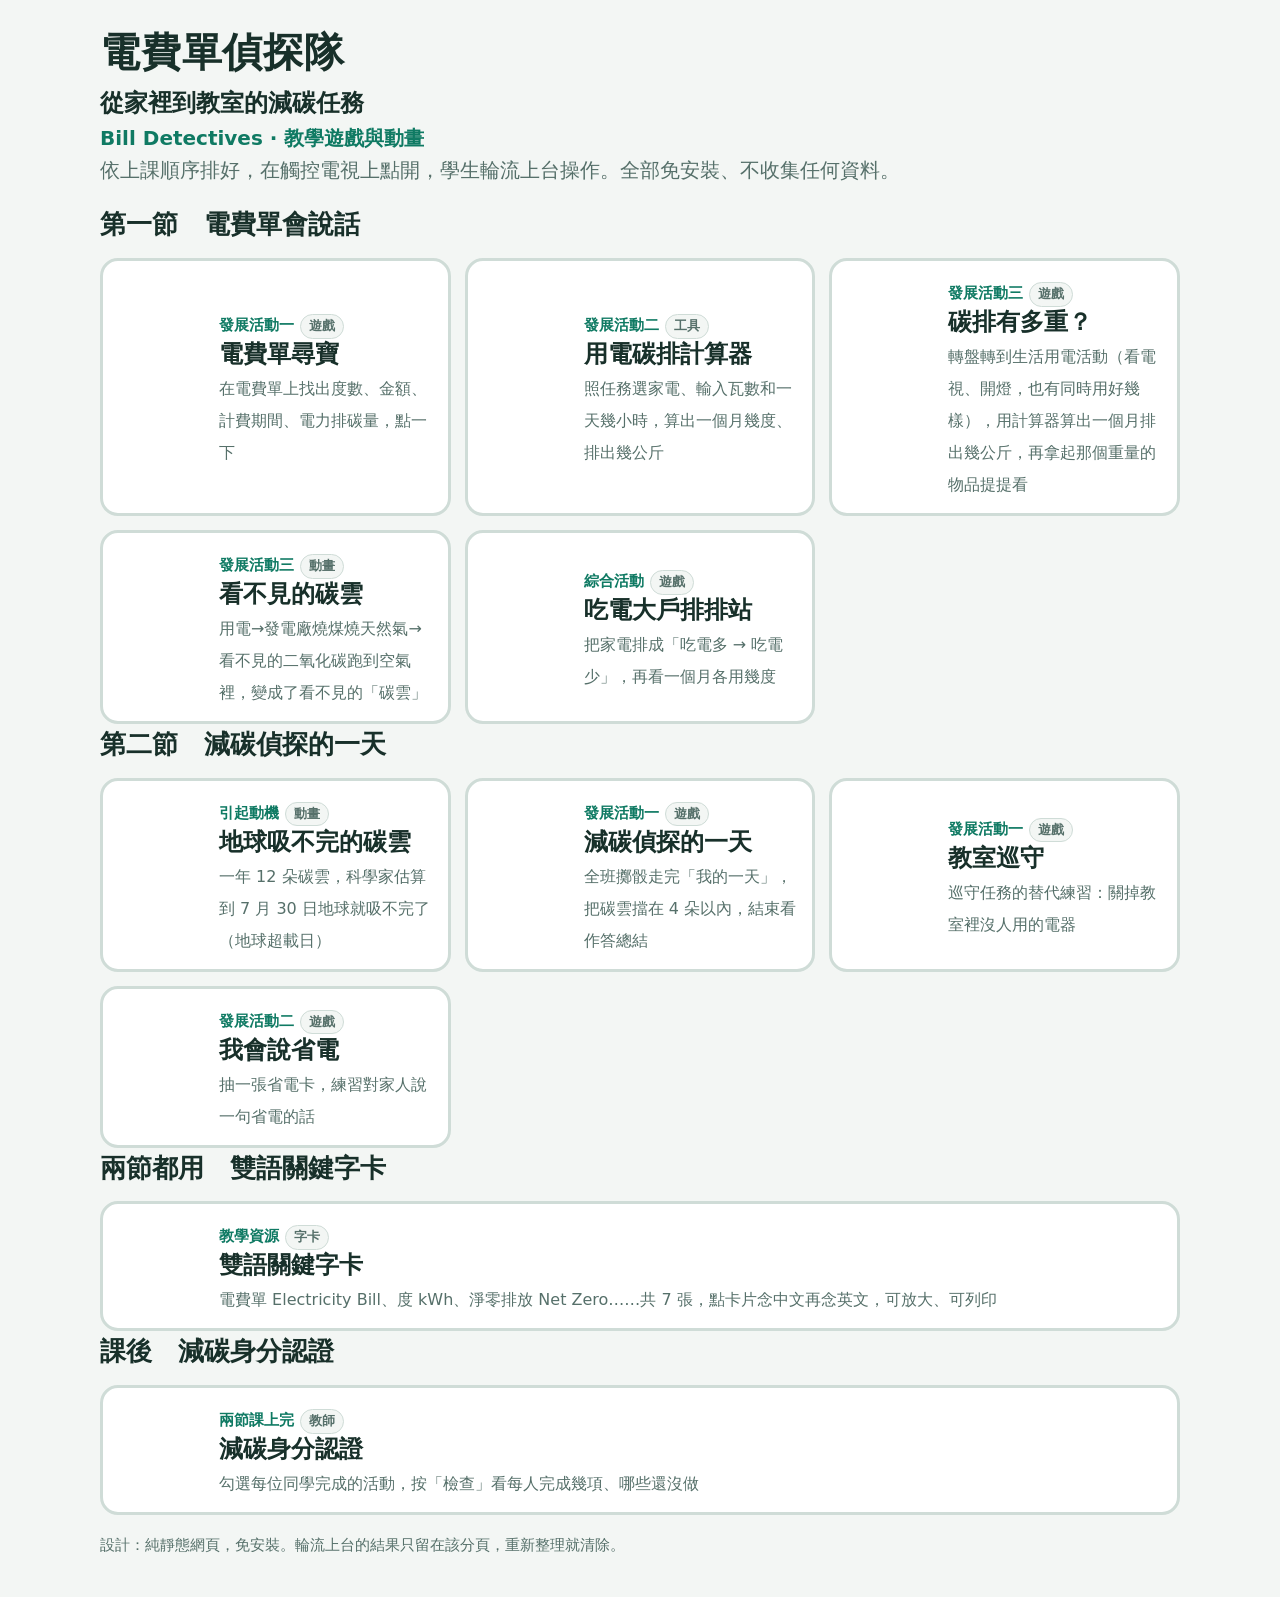
<file: 開始上課.html>
<!doctype html>
<html lang="zh-Hant">
<head>
<meta charset="utf-8">
<meta name="viewport" content="width=device-width, initial-scale=1">
<title>電費單偵探隊：從家裡到教室的減碳任務</title>
<meta http-equiv="refresh" content="0; url=lesson/index.html">
<style>body{font-family:"Microsoft JhengHei",sans-serif;font-size:22px;padding:24px;background:#f3f6f4;color:#18302a}a{color:#0f7a63}</style>
</head>
<body>
<!-- 離線版入口：解壓縮後點兩下這個檔案，就會打開整合選單（lesson/）。全部遊戲、動畫、計算器都不必連網。 -->
<p>正在打開教學選單……如果沒有自動跳轉，請點 <a href="lesson/index.html">這裡</a>。</p>
</body>
</html>
</file>
<file: engine/activity.css>
/* 課堂小遊戲與動畫共用的版型（spin/ rank/ say/ overshoot/ bag/ lesson/）。
   設計給「學生輪流上台點觸控電視」：大字、大按鈕、只用點的，不用拖曳。 */
:root{
  --bg:#f3f6f4; --paper:#ffffff; --ink:#18302a; --muted:#56706a;
  --line:#cfdcd7; --accent:#0f7a63; --accent-ink:#ffffff; --warn:#b4541c; --ok:#1e9e4a;
  --sky:#dff0fb; --sky2:#bfe0f5; --ground:#cfe8c4;
  --font:"Noto Sans TC","Microsoft JhengHei","PingFang TC",system-ui,sans-serif;
}
@media (prefers-color-scheme: dark){:root:not([data-theme="light"]){
  --bg:#0f1a17; --paper:#17251f; --ink:#e4efe9; --muted:#9db5ad;
  --line:#2c3f38; --accent:#3cc29f; --accent-ink:#06261d; --warn:#f0a070; --ok:#5fd68c;
  --sky:#16313f; --sky2:#1d4256; --ground:#1f3a24; color-scheme:dark}}
:root[data-theme="dark"]{
  --bg:#0f1a17; --paper:#17251f; --ink:#e4efe9; --muted:#9db5ad;
  --line:#2c3f38; --accent:#3cc29f; --accent-ink:#06261d; --warn:#f0a070; --ok:#5fd68c;
  --sky:#16313f; --sky2:#1d4256; --ground:#1f3a24; color-scheme:dark}
*{box-sizing:border-box}
[hidden]{display:none!important}
body{margin:0;background:var(--bg);color:var(--ink);font-family:var(--font);font-size:20px;line-height:1.6;
  padding-left:max(16px,env(safe-area-inset-left,0px));padding-right:max(16px,env(safe-area-inset-right,0px));padding-block:20px 40px}
.wrap{max-width:1080px;margin:0 auto;display:flex;flex-direction:column;gap:18px}
h1{font-size:clamp(28px,6vw,40px);font-weight:900;margin:0;letter-spacing:.02em}
h2{font-size:22px;margin:0}
.en{color:var(--accent);font-weight:700;margin:0}
.sub{color:var(--muted);margin:0}
.top{display:flex;gap:12px;align-items:flex-start;justify-content:space-between;flex-wrap:wrap}
.home{font-size:16px;font-weight:700;color:var(--accent);text-decoration:none;border:2px solid var(--line);border-radius:12px;padding:6px 12px;background:var(--paper)}
.panel{background:var(--paper);border:2px solid var(--line);border-radius:18px;padding:20px;display:flex;flex-direction:column;gap:14px}
button{font:inherit;cursor:pointer;color:var(--ink)}
button:focus-visible{outline:4px solid var(--accent);outline-offset:2px}
.go{font-size:26px;font-weight:900;padding:18px;border-radius:16px;border:none;background:var(--accent);color:var(--accent-ink)}
.go.alt{background:var(--paper);color:var(--ink);border:3px solid var(--accent)}
.small{padding:8px 14px;border-radius:12px;border:2px solid var(--line);background:var(--paper);font-weight:700;font-size:17px}
.row{display:flex;gap:12px;flex-wrap:wrap}
.row>.go{flex:1;min-width:200px}
.bar{display:flex;gap:10px;align-items:center;flex-wrap:wrap}
.bar .prog{font-weight:900;font-size:22px}
.bar .sp{flex:1}
.msg{min-height:34px;font-size:24px;font-weight:700}
.msg.ok{color:var(--ok)} .msg.no{color:var(--warn)}
.note{font-size:15px;color:var(--muted);margin:0}
.seg{display:flex;gap:8px;flex-wrap:wrap;align-items:center}
.seg button{padding:10px 18px;border-radius:12px;border:2px solid var(--line);background:var(--paper);font-weight:700}
.seg button[aria-pressed="true"]{background:var(--accent);border-color:var(--accent);color:var(--accent-ink)}
.voicepick{display:flex;gap:10px;align-items:center;flex-wrap:wrap;font-weight:700}
.voicepick select{font:inherit;font-size:16px;padding:8px 10px;border-radius:10px;border:2px solid var(--line);background:var(--paper);color:var(--ink);max-width:100%;flex:1;min-width:220px}
.voicepick button{padding:8px 16px;border-radius:12px;border:2px solid var(--line);background:var(--paper);font-weight:700}
.voicepick .voicenote{flex-basis:100%;margin:0;font-size:15px;font-weight:400;color:var(--muted)}
a{color:var(--accent)}

/* 輪流上台：「第 n 位」＋三個層級大按鈕 */
.turn{display:flex;flex-direction:column;gap:16px;align-items:stretch}
.turn .who{font-size:clamp(30px,6vw,46px);font-weight:900;text-align:center}
.tiers{display:grid;grid-template-columns:repeat(auto-fit,minmax(240px,1fr));gap:14px}
.tier{text-align:left;padding:18px;border-radius:18px;border:3px solid var(--line);background:var(--paper);display:flex;flex-direction:column;gap:4px;min-height:120px}
.tier b{font-size:28px}
.tier span{color:var(--muted);font-size:17px}
.tier:hover{border-color:var(--accent)}
.log{width:100%;border-collapse:collapse;font-size:18px}
.log th,.log td{border-bottom:1px solid var(--line);padding:8px 6px;text-align:left;vertical-align:top}
.log th{color:var(--muted);font-weight:700}

/* 選項卡（重量、家電、抽卡） */
.cards{display:grid;grid-template-columns:repeat(auto-fit,minmax(150px,1fr));gap:14px}
.card{border:4px solid var(--line);border-radius:18px;background:var(--paper);padding:14px 8px;display:flex;flex-direction:column;align-items:center;gap:6px;font-weight:900;min-height:150px;justify-content:center;transition:transform .15s}
.card:active{transform:scale(.97)}
.card img,.card svg{width:84px;height:84px;object-fit:contain;display:block}
.card .nm{font-size:24px}
.card .w{font-size:18px;color:var(--muted);font-weight:700}
.card.right{border-color:var(--ok);background:color-mix(in srgb,var(--ok) 12%,var(--paper))}
.card.wrong{border-color:var(--warn);animation:shake .4s}
.card.hint{border-color:var(--accent);border-style:dashed;animation:pulse 1s ease-in-out infinite}
.card:disabled{opacity:.45;cursor:default}
@keyframes shake{25%{transform:translateX(-6px)}75%{transform:translateX(6px)}}
@keyframes pulse{50%{box-shadow:0 0 0 8px color-mix(in srgb,var(--accent) 30%,transparent)}}

/* 動畫頁 */
.scene{position:relative;width:100%;max-width:max(320px,calc((100dvh - 300px) * 16 / 9));margin:0 auto;aspect-ratio:16/9;border-radius:18px;overflow:hidden;border:2px solid var(--line);background:linear-gradient(var(--sky),var(--sky2))}
.scene svg.stage{position:absolute;inset:0;width:100%;height:100%}
.caption{font-size:clamp(22px,3.6vw,32px);font-weight:900;line-height:1.45;min-height:3em}
.src{font-size:15px;color:var(--muted)}
@media (prefers-reduced-motion: reduce){.card.wrong,.card.hint{animation:none}}
</file>
<file: engine/print.css>
/* 列印練習單共用（hunt/ 尋寶練習單、calculator/ 隨機電費單）。
   畫面上看不到 #printArea；列印時只印 #printArea，一張 .sheet 一頁 A4。 */
#printArea{display:none}
@page{size:A4;margin:12mm}
@media print{
  body{background:#fff!important;color:#000!important;padding:0!important;margin:0!important;font-size:14pt}
  body>*:not(#printArea){display:none!important}
  #printArea{display:block!important}
  .sheet{break-after:page;page-break-after:always;display:flex;flex-direction:column;gap:5mm;color:#000}
  .sheet:last-child{break-after:auto;page-break-after:auto}
  .sheet *{-webkit-print-color-adjust:exact;print-color-adjust:exact}
}
.sheet .sh-hd{display:flex;justify-content:space-between;align-items:flex-end;gap:6mm;border-bottom:2px solid #000;padding-bottom:2mm}
.sheet .sh-hd h1{font-size:20pt;margin:0;font-weight:900}
.sheet .sh-hd .who{font-size:13pt;white-space:nowrap}
.sheet .billimg{width:100%;height:auto;display:block;border:1px solid #999}
.sheet .bill-fit{width:186mm;overflow:hidden;border:1px solid #999}
.sheet .qs{display:flex;flex-direction:column;gap:4mm;font-size:15pt;margin:0;padding:0;list-style:none}
.sheet .qs li{display:flex;align-items:baseline;gap:3mm;flex-wrap:wrap}
.sheet .qs .n{display:inline-grid;place-items:center;width:9mm;height:9mm;border-radius:50%;color:#fff;font-weight:900;flex:none}
.sheet .blank{display:inline-block;min-width:38mm;border-bottom:1.5px solid #000;height:1.2em}
.sheet .self{font-size:12pt;color:#333}
.sheet table{width:100%;border-collapse:collapse;font-size:13pt}
.sheet th,.sheet td{border:1px solid #555;padding:2mm 3mm;text-align:left}
.sheet .foot{font-size:10pt;color:#444}
</file>
